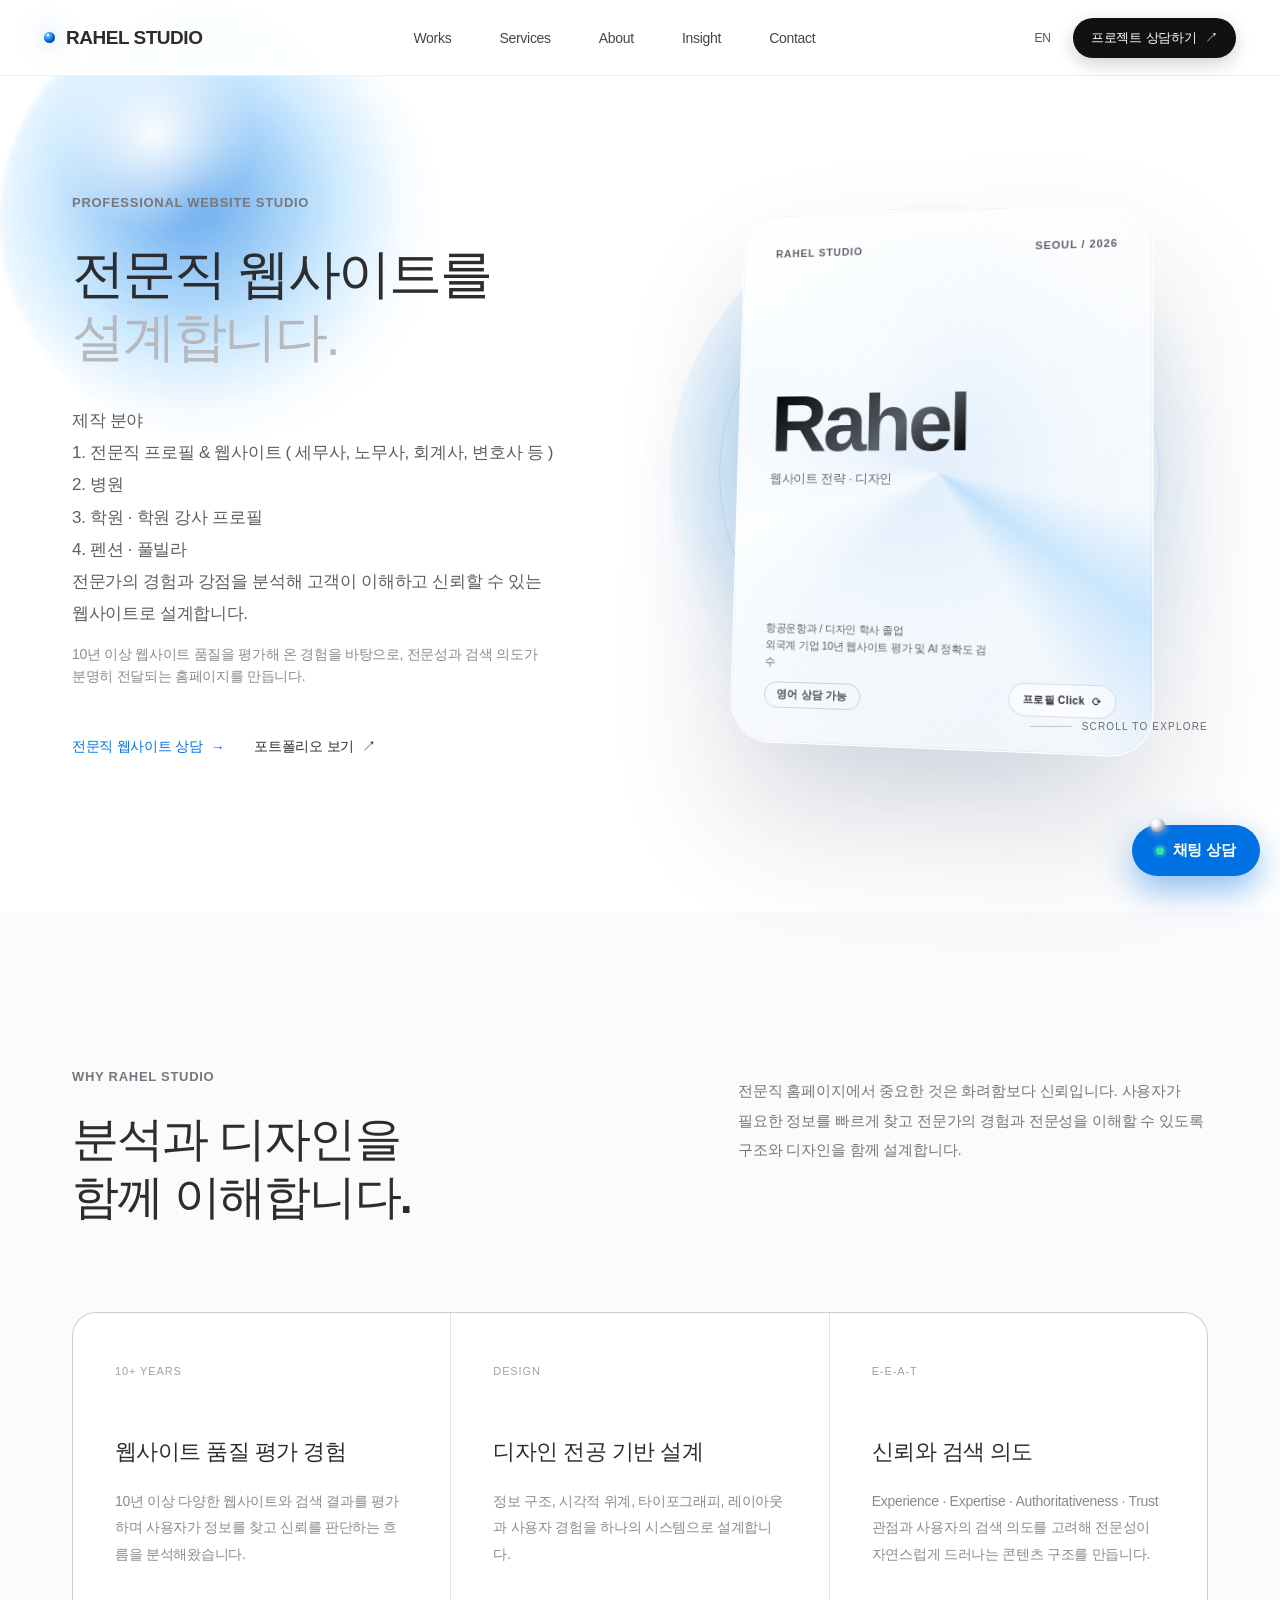
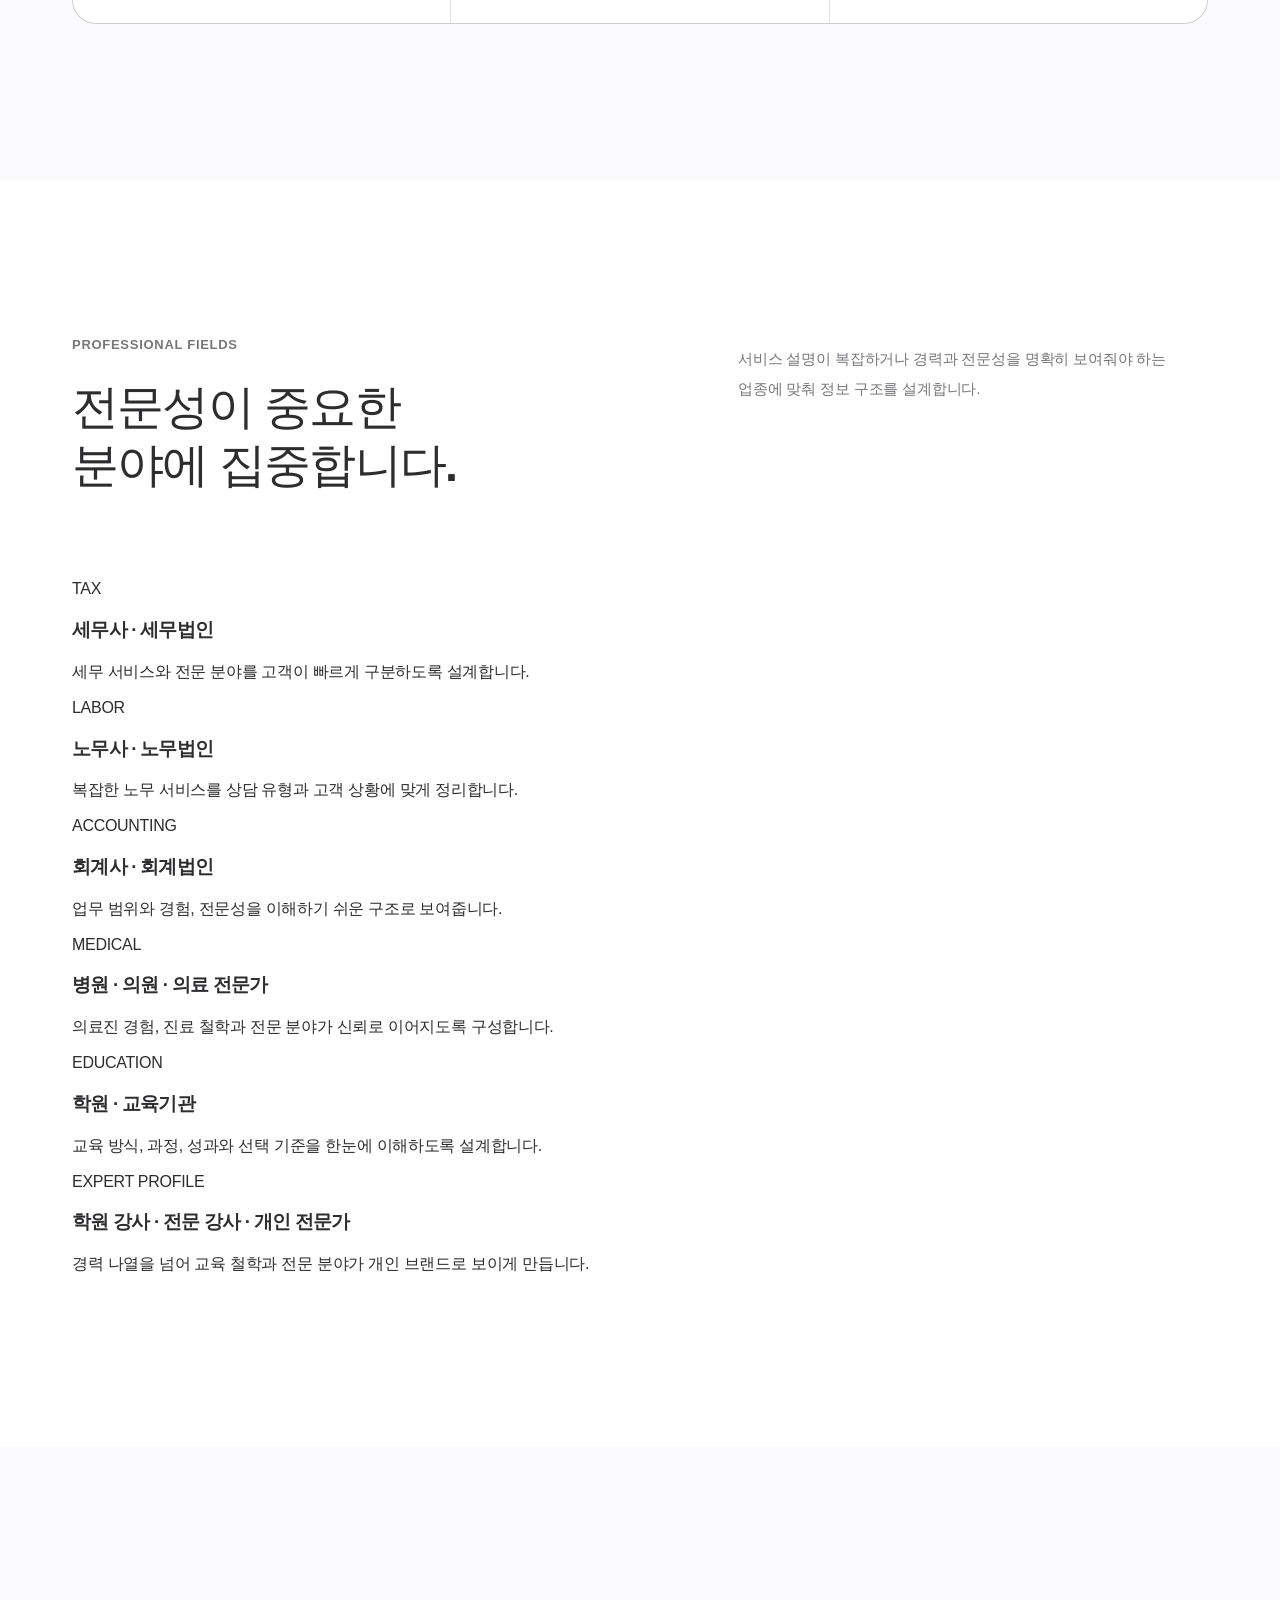
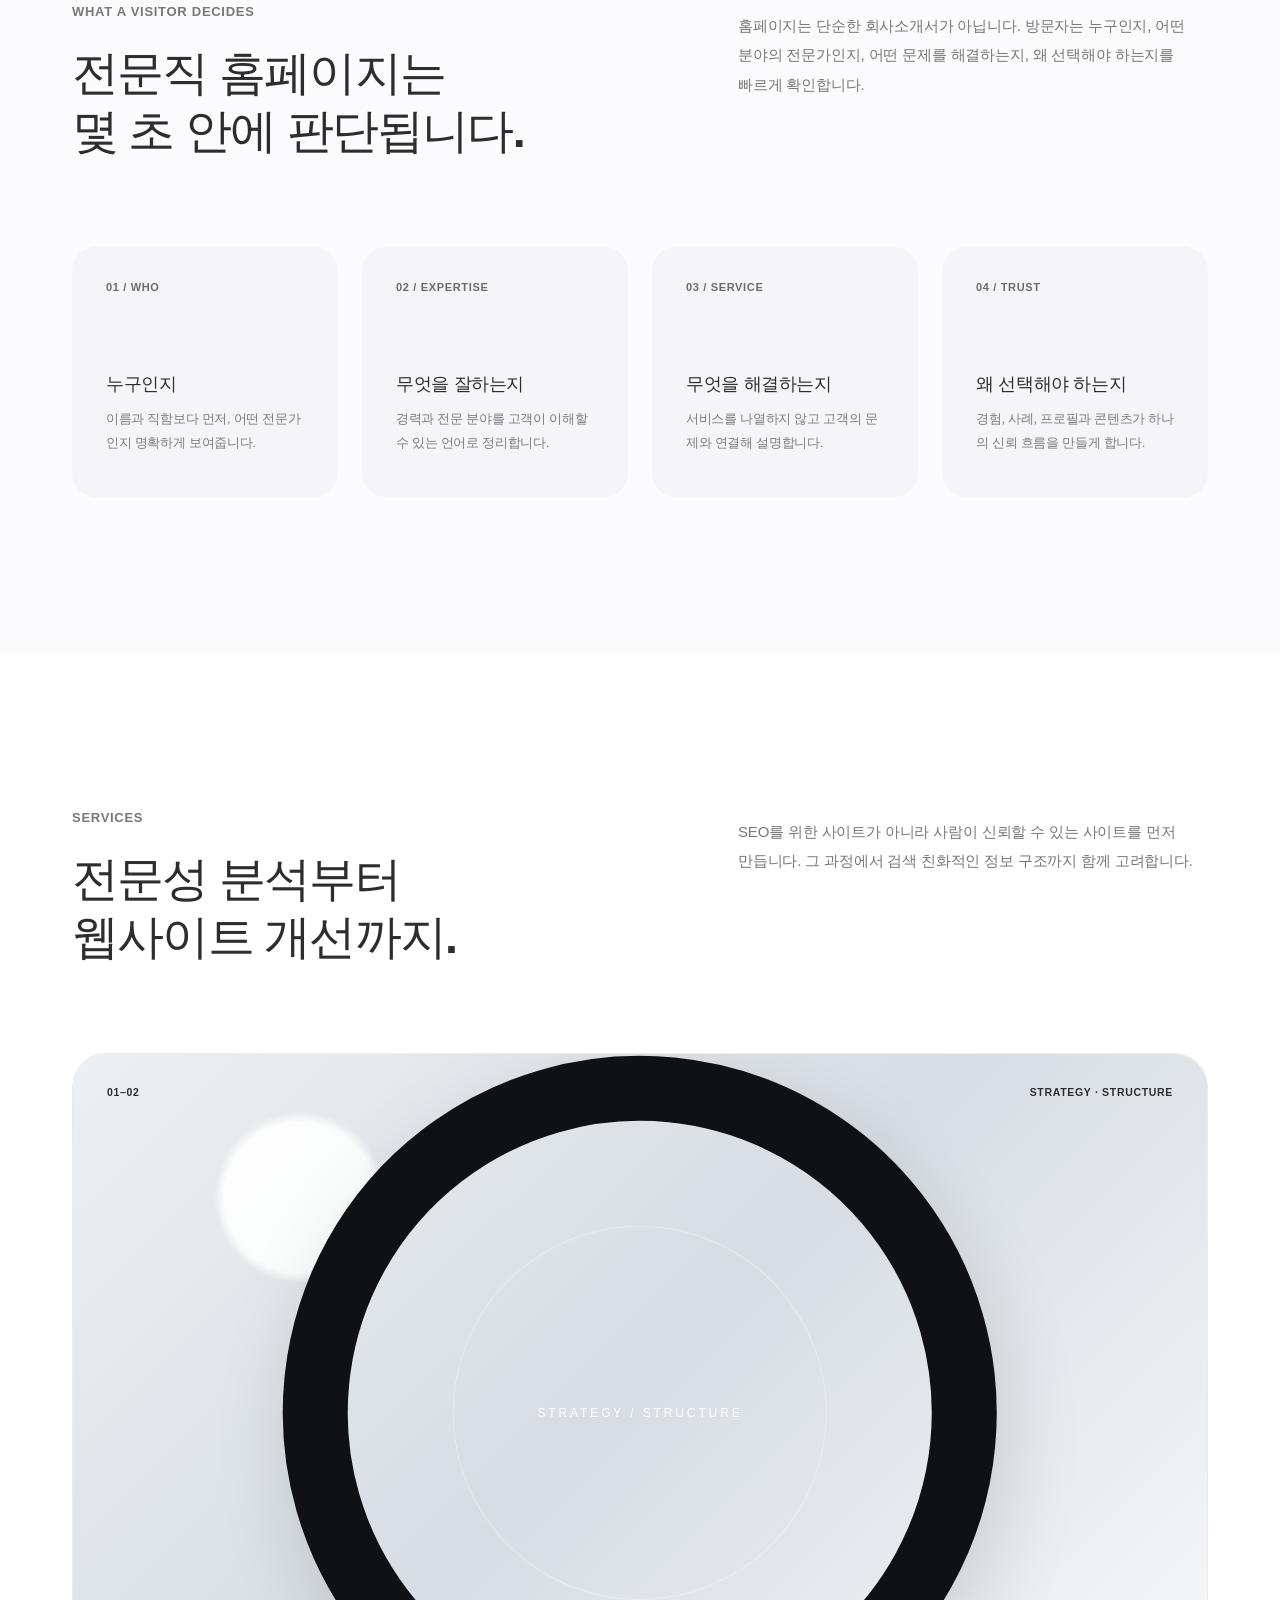
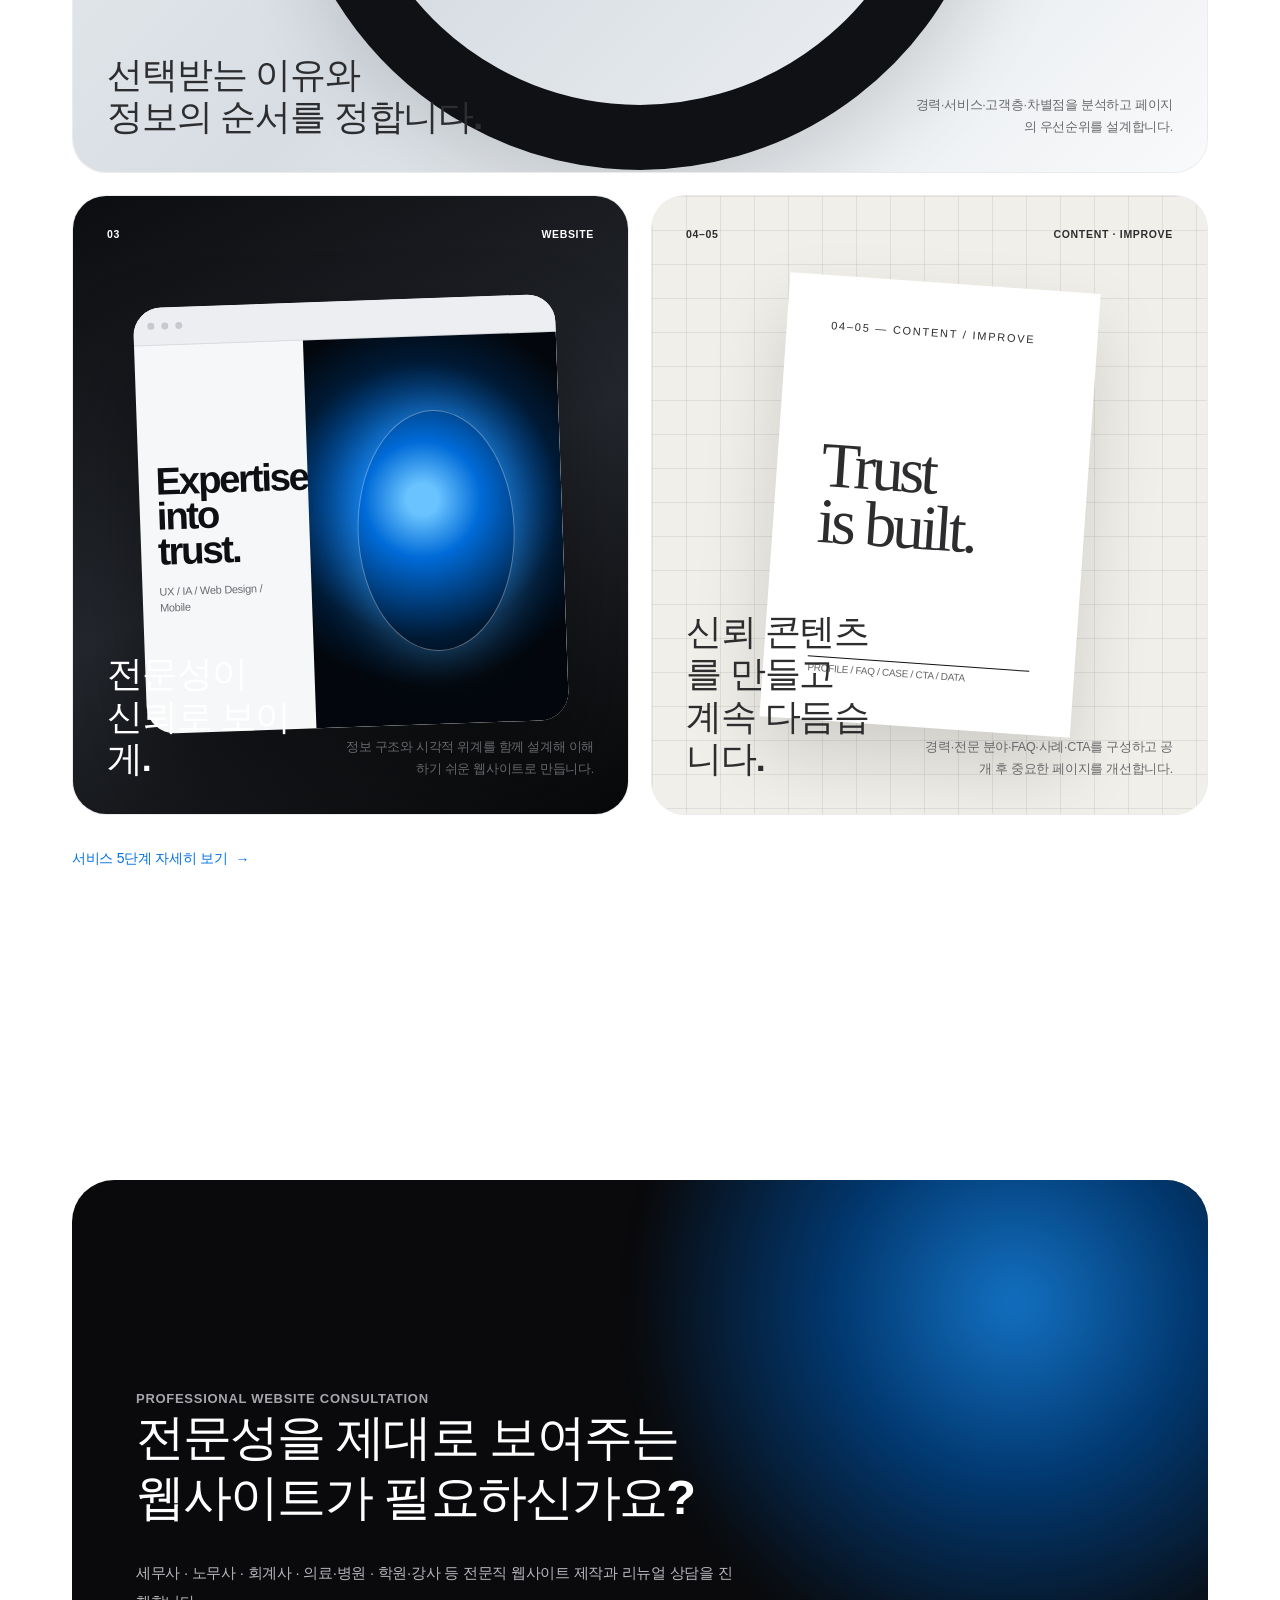
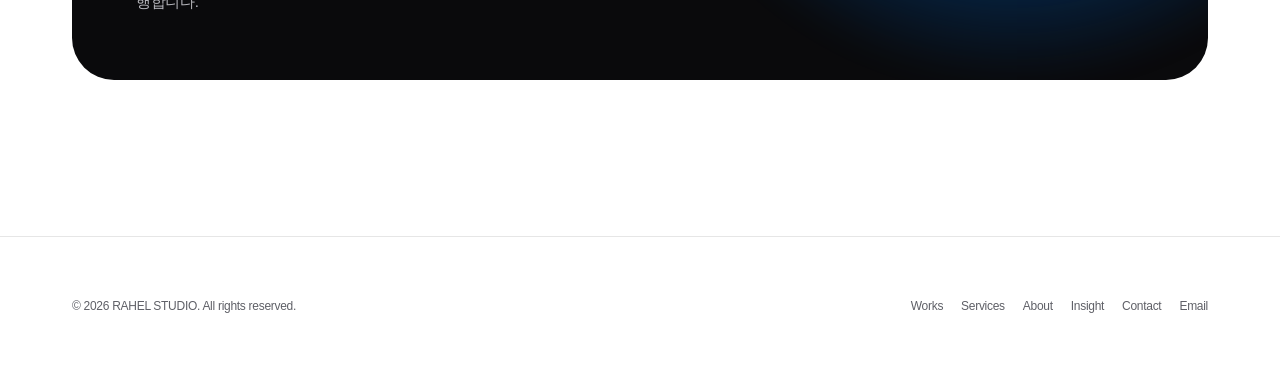
<file: index.html>
<!doctype html>
<html lang="ko">
<head>
<meta charset="utf-8">
<meta name="viewport" content="width=device-width,initial-scale=1,viewport-fit=cover">
<title>전문직 웹사이트 제작 | 세무사·노무사·회계사·병원·학원 | RAHEL STUDIO</title>
<meta name="description" content="세무사·노무사·회계사·병원·학원·강사 등 전문직 웹사이트 제작. 10년+ 웹사이트 품질 평가 경험과 디자인 전공을 바탕으로 전문성을 신뢰로 전달하는 정보 구조와 콘텐츠를 설계합니다.">
<meta name="theme-color" content="#ffffff">
<meta name="robots" content="index,follow">
<link rel="canonical" href="https://eunakim1984-pixel.github.io/RAHEL/">
<meta property="og:type" content="website">
<meta property="og:url" content="https://eunakim1984-pixel.github.io/RAHEL/">
<meta property="og:site_name" content="RAHEL STUDIO">
<meta property="og:title" content="10년 이상 웹사이트의 품질을 평가해온 전문가 | RAHEL STUDIO">
<meta property="og:description" content="10년+ 웹사이트 품질 평가 경험과 디자인 전공을 바탕으로 세무사·노무사·회계사·병원·학원·강사의 전문성을 이해하기 쉬운 웹사이트로 설계합니다.">
<meta property="og:image" content="assets/og-image.png">
<meta property="og:image:width" content="1200">
<meta property="og:image:height" content="630">
<meta property="og:image:alt" content="RAHEL STUDIO — 전문직 웹사이트 제작 스튜디오">
<meta property="og:locale" content="ko_KR">
<meta property="og:locale:alternate" content="en_US">
<meta name="twitter:card" content="summary_large_image">
<meta name="twitter:title" content="10년 이상 웹사이트의 품질을 평가해온 전문가 | RAHEL STUDIO">
<meta name="twitter:description" content="세무사·노무사·회계사·병원·학원·강사를 위한 전문직 웹사이트 제작 스튜디오.">
<meta name="twitter:image" content="assets/og-image.png">
<link rel="icon" href="assets/favicon.svg" type="image/svg+xml">
<link rel="icon" href="assets/favicon-32.png" sizes="32x32" type="image/png">
<link rel="apple-touch-icon" href="assets/apple-touch-icon.png">
<link rel="manifest" href="site.webmanifest">
<link rel="stylesheet" href="assets/rahel.css?v=20260726-1900">
<script src="assets/rahel.js" defer></script>
<script type="application/ld+json">
{
  "@context": "https://schema.org",
  "@graph": [
    {
      "@type": "ProfessionalService",
      "name": "RAHEL STUDIO",
      "description": "Professional website strategy and design for tax accountants, labor consultants, CPAs, medical practices, academies, instructors, and independent experts.",
      "areaServed": "KR",
      "serviceType": ["Professional Website Strategy", "Information Architecture", "Web Design", "Content Structure", "Website Improvement"],
      "knowsLanguage": ["ko", "en"],
      "email": "eunakim1984@gmail.com",
      "address": { "@type": "PostalAddress", "addressLocality": "Seoul", "addressCountry": "KR" }
    },
    { "@type": "WebSite", "name": "RAHEL STUDIO", "inLanguage": ["ko", "en"] }
  ]
}
</script>
</head>
<body>
<a class="rs-skip" href="#main">Skip to content</a>
<div class="rs-shell">
<header class="rs-nav">
  <a class="rs-brand" href="index.html"><span class="rs-brand-dot"></span>RAHEL STUDIO</a>
  <nav class="rs-nav-center" aria-label="Primary">
    <a href="works.html" data-ko="Works" data-en="Works">Works</a>
    <a href="services.html" data-ko="Services" data-en="Services">Services</a>
    <a href="about.html" data-ko="About" data-en="About">About</a>
    <a href="insight.html" data-ko="Insight" data-en="Insight">Insight</a>
    <a href="contact.html" data-ko="Contact" data-en="Contact">Contact</a>
  </nav>
  <div class="rs-nav-actions">
    <button class="rs-lang" type="button" aria-label="Switch to English">EN</button>
    <a class="rs-cta" href="contact.html"><span data-ko="프로젝트 상담하기" data-en="Discuss a project">프로젝트 상담하기</span> ↗</a>
    <button class="rs-burger" type="button" aria-label="Menu" aria-expanded="false" aria-controls="rs-mobile-menu"><span></span><span></span></button>
  </div>
</header>
<nav class="rs-mobile-menu" id="rs-mobile-menu" aria-label="Mobile" aria-hidden="true">
  <a href="works.html" data-ko="Works" data-en="Works">Works</a>
  <a href="services.html" data-ko="Services" data-en="Services">Services</a>
  <a href="about.html" data-ko="About" data-en="About">About</a>
  <a href="insight.html" data-ko="Insight" data-en="Insight">Insight</a>
  <a href="contact.html" data-ko="Contact" data-en="Contact">Contact</a>
  <a class="rs-mobile-cta" href="contact.html" data-ko="전문직 웹사이트 상담" data-en="Website consultation">전문직 웹사이트 상담</a>
</nav>

<main class="rs-main" id="main">
  <section class="rs-container rs-hero">
    <div class="rs-hero-copy">
      <div class="rs-eyebrow" data-ko="PROFESSIONAL WEBSITE STUDIO" data-en="PROFESSIONAL WEBSITE STUDIO">PROFESSIONAL WEBSITE STUDIO</div>
      <h1 class="rs-home-title" data-ko="전문직 웹사이트를<span class='soft'>설계합니다.</span>" data-en="We design websites<span class='soft'>for professionals.</span>"><span>전문직 웹사이트를</span><span class="soft">설계합니다.</span></h1>
      <p class="rs-lead" data-ko="제작 분야<br>1. 전문직 프로필 &amp; 웹사이트 ( 세무사, 노무사, 회계사, 변호사 등 )<br>2. 병원<br>3. 학원 · 학원 강사 프로필<br>4. 펜션 · 풀빌라<br>전문가의 경험과 강점을 분석해 고객이 이해하고 신뢰할 수 있는 웹사이트로 설계합니다.<br><small class='rs-lead-note'>10년 이상 웹사이트 품질을 평가해 온 경험을 바탕으로, 전문성과 검색 의도가 분명히 전달되는 홈페이지를 만듭니다.</small>" data-en="Fields<br>1. Professional profiles &amp; websites (tax accountants, labor consultants, CPAs, lawyers, etc.)<br>2. Clinics &amp; hospitals<br>3. Academies · instructor profiles<br>4. Pensions · pool villas<br>We analyze each expert's experience and strengths to design a website clients can understand and trust.<br><small class='rs-lead-note'>Built on 10+ years of evaluating website quality, I build homepages that clearly convey expertise and search intent.</small>">제작 분야<br>1. 전문직 프로필 &amp; 웹사이트 ( 세무사, 노무사, 회계사, 변호사 등 )<br>2. 병원<br>3. 학원 · 학원 강사 프로필<br>4. 펜션 · 풀빌라<br>전문가의 경험과 강점을 분석해 고객이 이해하고 신뢰할 수 있는 웹사이트로 설계합니다.<br><small class="rs-lead-note">10년 이상 웹사이트 품질을 평가해 온 경험을 바탕으로, 전문성과 검색 의도가 분명히 전달되는 홈페이지를 만듭니다.</small></p>
      <div class="rs-hero-links">
        <a class="rs-link blue" href="contact.html"><span data-ko="전문직 웹사이트 상담" data-en="Website consultation">전문직 웹사이트 상담</span><span class="arrow">→</span></a>
        <a class="rs-link" href="works.html"><span data-ko="포트폴리오 보기" data-en="View portfolio">포트폴리오 보기</span><span class="arrow">↗</span></a>
      </div>
    </div>
    <div class="rs-hero-art">
      <div class="rs-orbit" aria-hidden="true"></div>
      <div class="rs-card-3d" id="rs-profile-card">
        <div class="rs-card-inner">
          <div class="rs-card-face rs-card-front">
            <div class="rs-card-content">
              <div class="rs-card-top"><span>RAHEL STUDIO</span><span>SEOUL / 2026</span></div>
              <div>
                <div class="rs-signature">Rahel</div>
                <div class="rs-role" data-ko="웹사이트 전략 · 디자인" data-en="Website Strategy · Design">웹사이트 전략 · 디자인</div>
              </div>
              <div class="rs-card-bottom">
                <div class="rs-cred-wrap">
                  <span class="rs-cred" data-ko="항공운항과 / 디자인 학사 졸업<br>외국계 기업 10년 웹사이트 평가 및 AI 정확도 검수" data-en="Aviation Operations / B.A. in Design<br>10 yrs website evaluation &amp; AI accuracy QA at global firms">항공운항과 / 디자인 학사 졸업<br>외국계 기업 10년 웹사이트 평가 및 AI 정확도 검수</span>
                  <span class="rs-chip-badge" data-ko="영어 상담 가능" data-en="English consultation available">영어 상담 가능</span>
                </div>
                <button class="rs-flip-btn" type="button" aria-label="프로필 카드 뒤집기"><span data-ko="프로필 Click" data-en="Profile Click">프로필 Click</span> ⟳</button>
              </div>
            </div>
          </div>
          <div class="rs-card-face rs-card-back">
            <div class="rs-card-content">
              <div class="rs-card-top">
                <span>PROFILE</span>
                <button class="rs-flip-btn rs-flip-back" type="button" aria-label="앞면으로 돌아가기"><span data-ko="뒤로" data-en="Back">뒤로</span> ⟲</button>
              </div>
              <div class="rs-back-body">
                <p class="rs-back-lead" data-ko="프로필" data-en="Profile">프로필</p>
                <p class="rs-back-clients" data-ko="H대학교 항공운항과 졸업<br>K대학교 디자인학사 졸업<br>TELUS, Appen, RWS 등 외국계 기업 근무<br>웹사이트 전문 평가사 경력<br>AI 오류 및 정확도 검수 경력<br>웹사이트 품질 평가 경력 10년 이상" data-en="Aviation Operations, H University<br>B.A. in Design, K University<br>Worked at global firms incl. TELUS, Appen, RWS<br>Professional website evaluator<br>AI error &amp; accuracy QA experience<br>10+ years of website quality evaluation">H대학교 항공운항과 졸업<br>K대학교 디자인학사 졸업<br>TELUS, Appen, RWS 등 외국계 기업 근무<br>웹사이트 전문 평가사 경력<br>AI 오류 및 정확도 검수 경력<br>웹사이트 품질 평가 경력 10년 이상</p>
                <p class="rs-back-clients" data-ko="10년 이상 웹사이트 품질을 평가해 온 경험을 바탕으로, 전문성과 검색 의도가 분명히 전달되는 홈페이지를 만듭니다." data-en="Built on 10+ years of evaluating website quality, I build homepages that clearly convey expertise and search intent.">10년 이상 웹사이트 품질을 평가해 온 경험을 바탕으로, 전문성과 검색 의도가 분명히 전달되는 홈페이지를 만듭니다.</p>
              </div>
              <a class="rs-back-cta" href="contact.html"><span data-ko="웹사이트 상담" data-en="Website consultation">웹사이트 상담</span> →</a>
            </div>
          </div>
        </div>
      </div>
      <div class="rs-scrollcue" aria-hidden="true">Scroll to explore</div>
    </div>
  </section>

  <section class="rs-section soft">
    <div class="rs-container">
      <div class="rs-section-head rs-reveal">
        <div>
          <div class="rs-eyebrow">Why Rahel Studio</div>
          <h2 data-ko="분석과 디자인을<br>함께 이해합니다." data-en="Analysis and design,<br>in one perspective.">분석과 디자인을<br>함께 이해합니다.</h2>
        </div>
        <p data-ko="전문직 홈페이지에서 중요한 것은 화려함보다 신뢰입니다. 사용자가 필요한 정보를 빠르게 찾고 전문가의 경험과 전문성을 이해할 수 있도록 구조와 디자인을 함께 설계합니다." data-en="For professional websites, trust matters more than decoration. Structure and design work together so visitors can quickly find what they need and understand the expert behind the service.">전문직 홈페이지에서 중요한 것은 화려함보다 신뢰입니다. 사용자가 필요한 정보를 빠르게 찾고 전문가의 경험과 전문성을 이해할 수 있도록 구조와 디자인을 함께 설계합니다.</p>
      </div>
      <div class="rs-philosophy">
        <article class="rs-reveal"><span class="rs-index">10+ YEARS</span><h3 data-ko="웹사이트 품질 평가 경험" data-en="Website Quality Evaluation">웹사이트 품질 평가 경험</h3><p data-ko="10년 이상 다양한 웹사이트와 검색 결과를 평가하며 사용자가 정보를 찾고 신뢰를 판단하는 흐름을 분석해왔습니다." data-en="Over 10 years evaluating websites and search results, with a focus on how people find information and judge trust.">10년 이상 다양한 웹사이트와 검색 결과를 평가하며 사용자가 정보를 찾고 신뢰를 판단하는 흐름을 분석해왔습니다.</p></article>
        <article class="rs-reveal"><span class="rs-index">DESIGN</span><h3 data-ko="디자인 전공 기반 설계" data-en="Design-led Structure">디자인 전공 기반 설계</h3><p data-ko="정보 구조, 시각적 위계, 타이포그래피, 레이아웃과 사용자 경험을 하나의 시스템으로 설계합니다." data-en="Information architecture, visual hierarchy, typography, layout, and user experience are designed as one system.">정보 구조, 시각적 위계, 타이포그래피, 레이아웃과 사용자 경험을 하나의 시스템으로 설계합니다.</p></article>
        <article class="rs-reveal"><span class="rs-index">E-E-A-T</span><h3 data-ko="신뢰와 검색 의도" data-en="Trust &amp; Search Intent">신뢰와 검색 의도</h3><p data-ko="Experience · Expertise · Authoritativeness · Trust 관점과 사용자의 검색 의도를 고려해 전문성이 자연스럽게 드러나는 콘텐츠 구조를 만듭니다." data-en="Content is structured around Experience, Expertise, Authoritativeness, Trust, and the intent behind the visitor's search.">Experience · Expertise · Authoritativeness · Trust 관점과 사용자의 검색 의도를 고려해 전문성이 자연스럽게 드러나는 콘텐츠 구조를 만듭니다.</p></article>
      </div>
    </div>
  </section>

  <section class="rs-section">
    <div class="rs-container">
      <div class="rs-section-head rs-reveal">
        <div><div class="rs-eyebrow">Professional Fields</div><h2 data-ko="전문성이 중요한<br>분야에 집중합니다." data-en="Built for fields<br>where trust matters.">전문성이 중요한<br>분야에 집중합니다.</h2></div>
        <p data-ko="서비스 설명이 복잡하거나 경력과 전문성을 명확히 보여줘야 하는 업종에 맞춰 정보 구조를 설계합니다." data-en="Designed for fields where services are complex and expertise must be communicated clearly.">서비스 설명이 복잡하거나 경력과 전문성을 명확히 보여줘야 하는 업종에 맞춰 정보 구조를 설계합니다.</p>
      </div>
      <div class="rs-fields-grid">
        <article class="rs-field-card-pro rs-reveal"><span>TAX</span><h3>세무사 · 세무법인</h3><p>세무 서비스와 전문 분야를 고객이 빠르게 구분하도록 설계합니다.</p></article>
        <article class="rs-field-card-pro rs-reveal"><span>LABOR</span><h3>노무사 · 노무법인</h3><p>복잡한 노무 서비스를 상담 유형과 고객 상황에 맞게 정리합니다.</p></article>
        <article class="rs-field-card-pro rs-reveal"><span>ACCOUNTING</span><h3>회계사 · 회계법인</h3><p>업무 범위와 경험, 전문성을 이해하기 쉬운 구조로 보여줍니다.</p></article>
        <article class="rs-field-card-pro rs-reveal"><span>MEDICAL</span><h3>병원 · 의원 · 의료 전문가</h3><p>의료진 경험, 진료 철학과 전문 분야가 신뢰로 이어지도록 구성합니다.</p></article>
        <article class="rs-field-card-pro rs-reveal"><span>EDUCATION</span><h3>학원 · 교육기관</h3><p>교육 방식, 과정, 성과와 선택 기준을 한눈에 이해하도록 설계합니다.</p></article>
        <article class="rs-field-card-pro rs-reveal"><span>EXPERT PROFILE</span><h3>학원 강사 · 전문 강사 · 개인 전문가</h3><p>경력 나열을 넘어 교육 철학과 전문 분야가 개인 브랜드로 보이게 만듭니다.</p></article>
      </div>
    </div>
  </section>

  <section class="rs-section soft">
    <div class="rs-container">
      <div class="rs-section-head rs-reveal">
        <div><div class="rs-eyebrow">What a visitor decides</div><h2 data-ko="전문직 홈페이지는<br>몇 초 안에 판단됩니다." data-en="A professional website<br>is judged in seconds.">전문직 홈페이지는<br>몇 초 안에 판단됩니다.</h2></div>
        <p data-ko="홈페이지는 단순한 회사소개서가 아닙니다. 방문자는 누구인지, 어떤 분야의 전문가인지, 어떤 문제를 해결하는지, 왜 선택해야 하는지를 빠르게 확인합니다." data-en="A website is more than a company profile. Visitors quickly decide who you are, what you specialize in, what problem you solve, and why they should choose you.">홈페이지는 단순한 회사소개서가 아닙니다. 방문자는 누구인지, 어떤 분야의 전문가인지, 어떤 문제를 해결하는지, 왜 선택해야 하는지를 빠르게 확인합니다.</p>
      </div>
      <div class="rs-process">
        <div class="rs-step rs-reveal"><b>01 / WHO</b><h3 data-ko="누구인지" data-en="Who you are">누구인지</h3><p data-ko="이름과 직함보다 먼저, 어떤 전문가인지 명확하게 보여줍니다." data-en="Make the professional identity clear beyond a name and title.">이름과 직함보다 먼저, 어떤 전문가인지 명확하게 보여줍니다.</p></div>
        <div class="rs-step rs-reveal"><b>02 / EXPERTISE</b><h3 data-ko="무엇을 잘하는지" data-en="What you specialize in">무엇을 잘하는지</h3><p data-ko="경력과 전문 분야를 고객이 이해할 수 있는 언어로 정리합니다." data-en="Translate experience and specialties into language clients understand.">경력과 전문 분야를 고객이 이해할 수 있는 언어로 정리합니다.</p></div>
        <div class="rs-step rs-reveal"><b>03 / SERVICE</b><h3 data-ko="무엇을 해결하는지" data-en="What you solve">무엇을 해결하는지</h3><p data-ko="서비스를 나열하지 않고 고객의 문제와 연결해 설명합니다." data-en="Connect services to the problems clients actually have.">서비스를 나열하지 않고 고객의 문제와 연결해 설명합니다.</p></div>
        <div class="rs-step rs-reveal"><b>04 / TRUST</b><h3 data-ko="왜 선택해야 하는지" data-en="Why choose you">왜 선택해야 하는지</h3><p data-ko="경험, 사례, 프로필과 콘텐츠가 하나의 신뢰 흐름을 만들게 합니다." data-en="Experience, cases, profile, and content work together as a trust system.">경험, 사례, 프로필과 콘텐츠가 하나의 신뢰 흐름을 만들게 합니다.</p></div>
      </div>
    </div>
  </section>

  <section class="rs-section" id="services-preview">
    <div class="rs-container">
      <div class="rs-section-head rs-reveal">
        <div><div class="rs-eyebrow">Services</div><h2 data-ko="전문성 분석부터<br>웹사이트 개선까지." data-en="From expertise analysis<br>to website improvement.">전문성 분석부터<br>웹사이트 개선까지.</h2></div>
        <p data-ko="SEO를 위한 사이트가 아니라 사람이 신뢰할 수 있는 사이트를 먼저 만듭니다. 그 과정에서 검색 친화적인 정보 구조까지 함께 고려합니다." data-en="We build for human trust first, not for SEO tricks. Search-friendly structure is considered as part of a clear, useful website.">SEO를 위한 사이트가 아니라 사람이 신뢰할 수 있는 사이트를 먼저 만듭니다. 그 과정에서 검색 친화적인 정보 구조까지 함께 고려합니다.</p>
      </div>
      <div class="rs-project-grid">
        <a class="rs-project wide rs-reveal" href="services.html">
          <div class="rs-visual v1"><div class="rs-v1-ring"></div><div class="rs-v1-label">STRATEGY / STRUCTURE</div></div>
          <div class="rs-project-meta"><span>01–02</span><span>Strategy · Structure</span></div>
          <div class="rs-project-title"><h3 data-ko="선택받는 이유와<br>정보의 순서를 정합니다." data-en="Define why you're chosen<br>and what comes first.">선택받는 이유와<br>정보의 순서를 정합니다.</h3><p data-ko="경력·서비스·고객층·차별점을 분석하고 페이지의 우선순위를 설계합니다." data-en="Analyze experience, services, audience, and differentiators, then set the page hierarchy.">경력·서비스·고객층·차별점을 분석하고 페이지의 우선순위를 설계합니다.</p></div>
        </a>
        <a class="rs-project rs-reveal" href="services.html">
          <div class="rs-visual v2"><div class="rs-v2-window"><div class="rs-v2-bar"><i class="rs-v2-dot"></i><i class="rs-v2-dot"></i><i class="rs-v2-dot"></i></div><div class="rs-v2-screen"><div class="rs-v2-copy"><b>Expertise<br>into trust.</b><small>UX / IA / Web Design / Mobile</small></div><div class="rs-v2-art"></div></div></div></div>
          <div class="rs-project-meta" style="color:white"><span>03</span><span>Website</span></div>
          <div class="rs-project-title" style="color:white"><h3 data-ko="전문성이<br>신뢰로 보이게." data-en="Make expertise<br>look trustworthy.">전문성이<br>신뢰로 보이게.</h3><p style="color:#c5c5ca" data-ko="정보 구조와 시각적 위계를 함께 설계해 이해하기 쉬운 웹사이트로 만듭니다." data-en="Information architecture and visual hierarchy work together for clarity.">정보 구조와 시각적 위계를 함께 설계해 이해하기 쉬운 웹사이트로 만듭니다.</p></div>
        </a>
        <a class="rs-project rs-reveal" href="services.html">
          <div class="rs-visual v3"><div class="rs-grid-lines"></div><div class="rs-editorial"><span class="num">04–05 — CONTENT / IMPROVE</span><p>Trust<br>is built.</p><div><div class="rule"></div><small>PROFILE / FAQ / CASE / CTA / DATA</small></div></div></div>
          <div class="rs-project-meta"><span>04–05</span><span>Content · Improve</span></div>
          <div class="rs-project-title"><h3 data-ko="신뢰 콘텐츠를 만들고<br>계속 다듬습니다." data-en="Build trust content<br>and keep improving.">신뢰 콘텐츠를 만들고<br>계속 다듬습니다.</h3><p data-ko="경력·전문 분야·FAQ·사례·CTA를 구성하고 공개 후 중요한 페이지를 개선합니다." data-en="Structure profile, specialties, FAQ, cases, and CTAs, then improve key pages after launch.">경력·전문 분야·FAQ·사례·CTA를 구성하고 공개 후 중요한 페이지를 개선합니다.</p></div>
        </a>
      </div>
      <div style="margin-top:34px"><a class="rs-link blue" href="services.html"><span data-ko="서비스 5단계 자세히 보기" data-en="See the 5-step service">서비스 5단계 자세히 보기</span><span class="arrow">→</span></a></div>
    </div>
  </section>

  <section class="rs-section">
    <div class="rs-container">
      <a class="rs-banner rs-reveal" href="contact.html">
        <div class="rs-banner-copy">
          <div class="rs-eyebrow" style="color:#a6a6ac">Professional Website Consultation</div>
          <h2 data-ko="전문성을 제대로 보여주는<br>웹사이트가 필요하신가요?" data-en="Does your website<br>show your expertise clearly?">전문성을 제대로 보여주는<br>웹사이트가 필요하신가요?</h2>
          <p data-ko="세무사 · 노무사 · 회계사 · 의료·병원 · 학원·강사 등 전문직 웹사이트 제작과 리뉴얼 상담을 진행합니다." data-en="Website creation and redesign for tax, labor, accounting, medical, education, instructors, and independent experts.">세무사 · 노무사 · 회계사 · 의료·병원 · 학원·강사 등 전문직 웹사이트 제작과 리뉴얼 상담을 진행합니다.</p>
        </div>
      </a>
    </div>
  </section>
</main>

<footer class="rs-footer">
  <div class="rs-container rs-footer-row">
    <div>© 2026 RAHEL STUDIO. All rights reserved.</div>
    <div class="rs-footer-links">
      <a href="works.html">Works</a><a href="services.html">Services</a><a href="about.html">About</a><a href="insight.html">Insight</a><a href="contact.html">Contact</a><a href="mailto:eunakim1984@gmail.com">Email</a>
    </div>
  </div>
</footer>
</div>
</body>
</html>
</file>
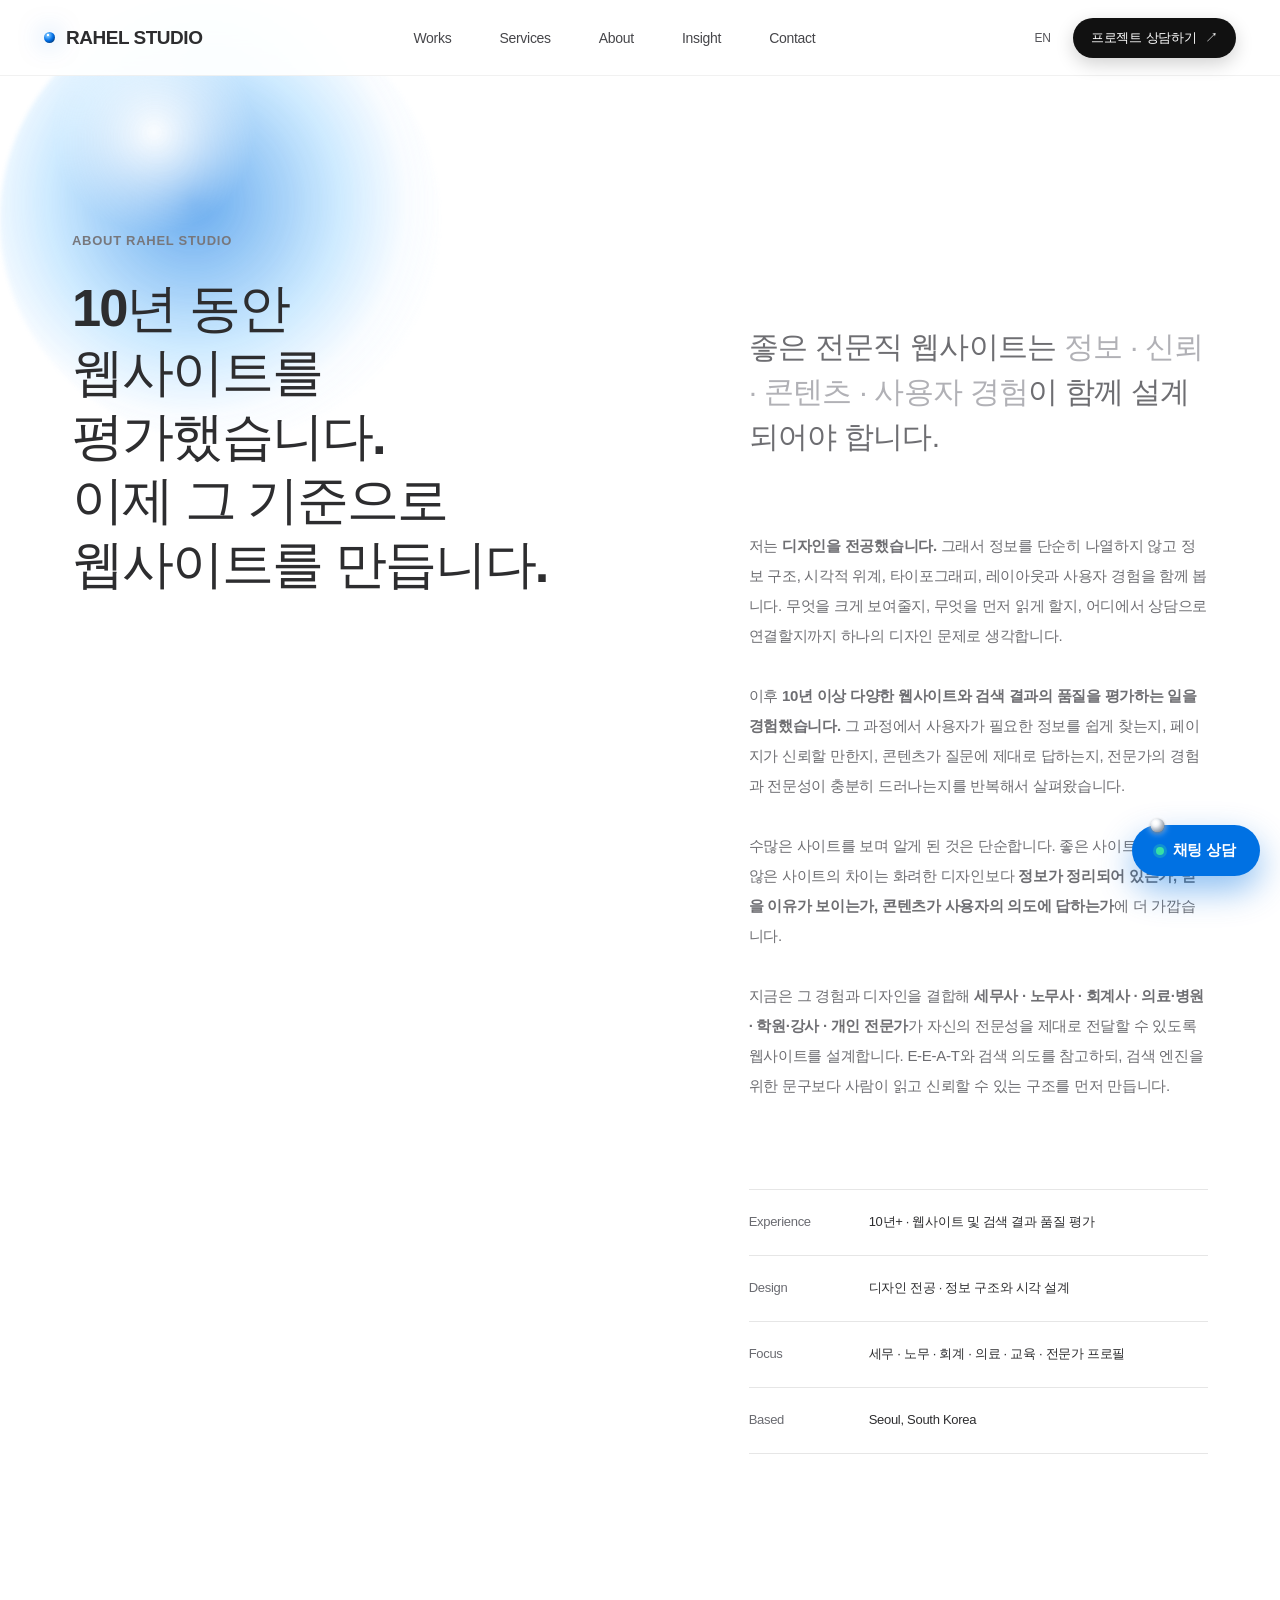
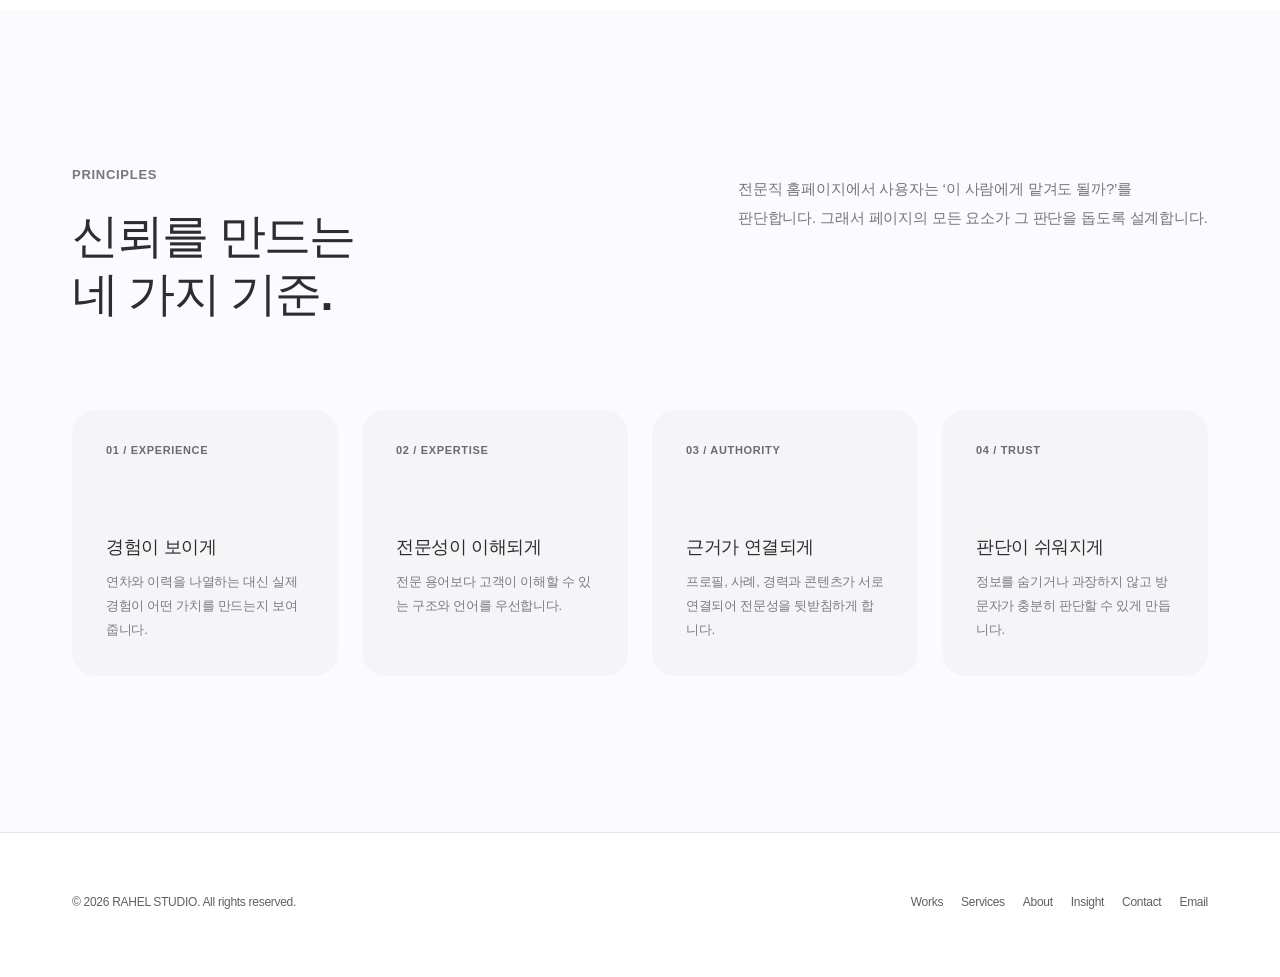
<file: about.html>
<!doctype html>
<html lang="ko">
<head>
<meta charset="utf-8"><meta name="viewport" content="width=device-width,initial-scale=1,viewport-fit=cover">
<title>About | 10년+ 웹사이트 품질 평가 경험과 디자인 | RAHEL STUDIO</title>
<meta name="description" content="디자인을 전공하고 10년 이상 웹사이트와 검색 결과의 품질을 평가해온 경험을 바탕으로, 전문직의 경력과 전문성을 신뢰할 수 있는 웹사이트 구조로 설계합니다.">
<meta name="theme-color" content="#ffffff"><meta name="robots" content="index,follow">
<link rel="canonical" href="https://eunakim1984-pixel.github.io/RAHEL/about.html">
<meta property="og:type" content="website">
<meta property="og:url" content="https://eunakim1984-pixel.github.io/RAHEL/about.html"><meta property="og:site_name" content="RAHEL STUDIO"><meta property="og:title" content="10년 동안 웹사이트를 평가했습니다. 이제 그 기준으로 만듭니다. | RAHEL STUDIO"><meta property="og:description" content="웹사이트 품질 평가 경험과 디자인 전공을 결합해 전문직 웹사이트를 설계합니다."><meta property="og:image" content="assets/og-image.png"><meta property="og:image:width" content="1200"><meta property="og:image:height" content="630"><meta property="og:image:alt" content="RAHEL STUDIO — 10년+ 웹사이트 품질 평가 경험과 디자인"><meta property="og:locale" content="ko_KR"><meta property="og:locale:alternate" content="en_US">
<meta name="twitter:card" content="summary_large_image"><meta name="twitter:title" content="About | RAHEL STUDIO"><meta name="twitter:description" content="10+ years of website quality evaluation, combined with a design background."><meta name="twitter:image" content="assets/og-image.png">
<link rel="icon" href="assets/favicon.svg" type="image/svg+xml"><link rel="icon" href="assets/favicon-32.png" sizes="32x32" type="image/png"><link rel="apple-touch-icon" href="assets/apple-touch-icon.png"><link rel="manifest" href="site.webmanifest"><link rel="stylesheet" href="assets/rahel.css"><script src="assets/rahel.js" defer></script>
<script type="application/ld+json">{"@context":"https://schema.org","@type":"ProfessionalService","name":"RAHEL STUDIO","description":"Professional website studio combining 10+ years of website quality evaluation experience with a design background.","areaServed":"KR","serviceType":["Professional Website Strategy","Information Architecture","Web Design","Content Structure"],"knowsLanguage":["ko","en"],"email":"eunakim1984@gmail.com","address":{"@type":"PostalAddress","addressLocality":"Seoul","addressCountry":"KR"}}</script>
</head>
<body>
<a class="rs-skip" href="#main">Skip to content</a><div class="rs-shell">
<header class="rs-nav"><a class="rs-brand" href="index.html"><span class="rs-brand-dot"></span>RAHEL STUDIO</a><nav class="rs-nav-center" aria-label="Primary"><a href="works.html">Works</a><a href="services.html">Services</a><a href="about.html">About</a><a href="insight.html">Insight</a><a href="contact.html">Contact</a></nav><div class="rs-nav-actions"><button class="rs-lang" type="button" aria-label="Switch to English">EN</button><a class="rs-cta" href="contact.html"><span data-ko="프로젝트 상담하기" data-en="Discuss a project">프로젝트 상담하기</span> ↗</a><button class="rs-burger" type="button" aria-label="Menu" aria-expanded="false" aria-controls="rs-mobile-menu"><span></span><span></span></button></div></header>
<nav class="rs-mobile-menu" id="rs-mobile-menu" aria-label="Mobile" aria-hidden="true"><a href="works.html">Works</a><a href="services.html">Services</a><a href="about.html">About</a><a href="insight.html">Insight</a><a href="contact.html">Contact</a><a class="rs-mobile-cta" href="contact.html" data-ko="전문직 웹사이트 상담" data-en="Website consultation">전문직 웹사이트 상담</a></nav>
<main class="rs-main" id="main">
<section class="rs-section" style="padding-top:130px"><div class="rs-container rs-about-grid"><div class="rs-about-sticky"><div class="rs-eyebrow">About Rahel Studio</div><h1 class="rs-about-title" data-ko="10년 동안<br>웹사이트를<br>평가했습니다.<br><span class='muted'>이제 그 기준으로<br>웹사이트를 만듭니다.</span>" data-en="For 10 years<br>I evaluated<br>websites.<br><span class='muted'>Now I build them<br>to that standard.</span>">10년 동안<br>웹사이트를<br>평가했습니다.<br><span class="muted">이제 그 기준으로<br>웹사이트를 만듭니다.</span></h1></div>
<div class="rs-about-copy">
<p class="statement" data-ko="좋은 전문직 웹사이트는 <span class='muted'>정보 · 신뢰 · 콘텐츠 · 사용자 경험</span>이 함께 설계되어야 합니다." data-en="A strong professional website brings together <span class='muted'>information, trust, content, and user experience.</span>">좋은 전문직 웹사이트는 <span class="muted">정보 · 신뢰 · 콘텐츠 · 사용자 경험</span>이 함께 설계되어야 합니다.</p>
<p data-ko="저는 <b>디자인을 전공했습니다.</b> 그래서 정보를 단순히 나열하지 않고 정보 구조, 시각적 위계, 타이포그래피, 레이아웃과 사용자 경험을 함께 봅니다. 무엇을 크게 보여줄지, 무엇을 먼저 읽게 할지, 어디에서 상담으로 연결할지까지 하나의 디자인 문제로 생각합니다." data-en="I studied <b>design</b>, so I look beyond visual styling to information architecture, hierarchy, typography, layout, and user experience—what should stand out, what should be read first, and how a visitor reaches a consultation.">저는 <b>디자인을 전공했습니다.</b> 그래서 정보를 단순히 나열하지 않고 정보 구조, 시각적 위계, 타이포그래피, 레이아웃과 사용자 경험을 함께 봅니다. 무엇을 크게 보여줄지, 무엇을 먼저 읽게 할지, 어디에서 상담으로 연결할지까지 하나의 디자인 문제로 생각합니다.</p>
<p data-ko="이후 <b>10년 이상 다양한 웹사이트와 검색 결과의 품질을 평가하는 일을 경험했습니다.</b> 그 과정에서 사용자가 필요한 정보를 쉽게 찾는지, 페이지가 신뢰할 만한지, 콘텐츠가 질문에 제대로 답하는지, 전문가의 경험과 전문성이 충분히 드러나는지를 반복해서 살펴왔습니다." data-en="For more than <b>10 years, I worked on evaluating the quality of websites and search results.</b> I repeatedly examined whether users could find information easily, whether a page felt trustworthy, whether content answered the real question, and whether expertise was communicated clearly.">이후 <b>10년 이상 다양한 웹사이트와 검색 결과의 품질을 평가하는 일을 경험했습니다.</b> 그 과정에서 사용자가 필요한 정보를 쉽게 찾는지, 페이지가 신뢰할 만한지, 콘텐츠가 질문에 제대로 답하는지, 전문가의 경험과 전문성이 충분히 드러나는지를 반복해서 살펴왔습니다.</p>
<p data-ko="수많은 사이트를 보며 알게 된 것은 단순합니다. 좋은 사이트와 그렇지 않은 사이트의 차이는 화려한 디자인보다 <b>정보가 정리되어 있는가, 믿을 이유가 보이는가, 콘텐츠가 사용자의 의도에 답하는가</b>에 더 가깝습니다." data-en="After seeing countless sites, one thing became clear: the difference is less about decoration and more about whether information is organized, trust has evidence, and content answers the visitor's intent.">수많은 사이트를 보며 알게 된 것은 단순합니다. 좋은 사이트와 그렇지 않은 사이트의 차이는 화려한 디자인보다 <b>정보가 정리되어 있는가, 믿을 이유가 보이는가, 콘텐츠가 사용자의 의도에 답하는가</b>에 더 가깝습니다.</p>
<p data-ko="지금은 그 경험과 디자인을 결합해 <b>세무사 · 노무사 · 회계사 · 의료·병원 · 학원·강사 · 개인 전문가</b>가 자신의 전문성을 제대로 전달할 수 있도록 웹사이트를 설계합니다. E-E-A-T와 검색 의도를 참고하되, 검색 엔진을 위한 문구보다 사람이 읽고 신뢰할 수 있는 구조를 먼저 만듭니다." data-en="Today I combine that experience with design to build websites for tax, labor, accounting, medical, education, instructors, and independent experts. E-E-A-T and search intent inform the structure, but human clarity and trust come first.">지금은 그 경험과 디자인을 결합해 <b>세무사 · 노무사 · 회계사 · 의료·병원 · 학원·강사 · 개인 전문가</b>가 자신의 전문성을 제대로 전달할 수 있도록 웹사이트를 설계합니다. E-E-A-T와 검색 의도를 참고하되, 검색 엔진을 위한 문구보다 사람이 읽고 신뢰할 수 있는 구조를 먼저 만듭니다.</p>
<div class="rs-facts"><div class="rs-fact"><span>Experience</span><span data-ko="10년+ · 웹사이트 및 검색 결과 품질 평가" data-en="10+ yrs · Website & search-result quality evaluation">10년+ · 웹사이트 및 검색 결과 품질 평가</span></div><div class="rs-fact"><span>Design</span><span data-ko="디자인 전공 · 정보 구조와 시각 설계" data-en="Design background · Information & visual design">디자인 전공 · 정보 구조와 시각 설계</span></div><div class="rs-fact"><span>Focus</span><span data-ko="세무 · 노무 · 회계 · 의료 · 교육 · 전문가 프로필" data-en="Tax · Labor · Accounting · Medical · Education · Expert profiles">세무 · 노무 · 회계 · 의료 · 교육 · 전문가 프로필</span></div><div class="rs-fact"><span>Based</span><span>Seoul, South Korea</span></div></div>
</div></div></section>

<section class="rs-section soft"><div class="rs-container"><div class="rs-section-head rs-reveal"><div><div class="rs-eyebrow">Principles</div><h2 data-ko="신뢰를 만드는<br>네 가지 기준." data-en="Four principles<br>for trust.">신뢰를 만드는<br>네 가지 기준.</h2></div><p data-ko="전문직 홈페이지에서 사용자는 ‘이 사람에게 맡겨도 될까?’를 판단합니다. 그래서 페이지의 모든 요소가 그 판단을 돕도록 설계합니다." data-en="Visitors to a professional website are deciding whether this person is worth trusting. Every part of the page should help answer that question.">전문직 홈페이지에서 사용자는 ‘이 사람에게 맡겨도 될까?’를 판단합니다. 그래서 페이지의 모든 요소가 그 판단을 돕도록 설계합니다.</p></div><div class="rs-process"><div class="rs-step rs-reveal"><b>01 / EXPERIENCE</b><h3 data-ko="경험이 보이게" data-en="Show experience">경험이 보이게</h3><p data-ko="연차와 이력을 나열하는 대신 실제 경험이 어떤 가치를 만드는지 보여줍니다." data-en="Show what experience means, not just how many years it spans.">연차와 이력을 나열하는 대신 실제 경험이 어떤 가치를 만드는지 보여줍니다.</p></div><div class="rs-step rs-reveal"><b>02 / EXPERTISE</b><h3 data-ko="전문성이 이해되게" data-en="Make expertise clear">전문성이 이해되게</h3><p data-ko="전문 용어보다 고객이 이해할 수 있는 구조와 언어를 우선합니다." data-en="Use structure and language clients can understand.">전문 용어보다 고객이 이해할 수 있는 구조와 언어를 우선합니다.</p></div><div class="rs-step rs-reveal"><b>03 / AUTHORITY</b><h3 data-ko="근거가 연결되게" data-en="Connect the evidence">근거가 연결되게</h3><p data-ko="프로필, 사례, 경력과 콘텐츠가 서로 연결되어 전문성을 뒷받침하게 합니다." data-en="Profile, cases, experience, and content reinforce one another.">프로필, 사례, 경력과 콘텐츠가 서로 연결되어 전문성을 뒷받침하게 합니다.</p></div><div class="rs-step rs-reveal"><b>04 / TRUST</b><h3 data-ko="판단이 쉬워지게" data-en="Make trust easier">판단이 쉬워지게</h3><p data-ko="정보를 숨기거나 과장하지 않고 방문자가 충분히 판단할 수 있게 만듭니다." data-en="Avoid hype and give visitors enough clear information to decide.">정보를 숨기거나 과장하지 않고 방문자가 충분히 판단할 수 있게 만듭니다.</p></div></div></div></section>
</main>
<footer class="rs-footer"><div class="rs-container rs-footer-row"><div>© 2026 RAHEL STUDIO. All rights reserved.</div><div class="rs-footer-links"><a href="works.html">Works</a><a href="services.html">Services</a><a href="about.html">About</a><a href="insight.html">Insight</a><a href="contact.html">Contact</a><a href="mailto:eunakim1984@gmail.com">Email</a></div></div></footer>
</div></body></html>
</file>
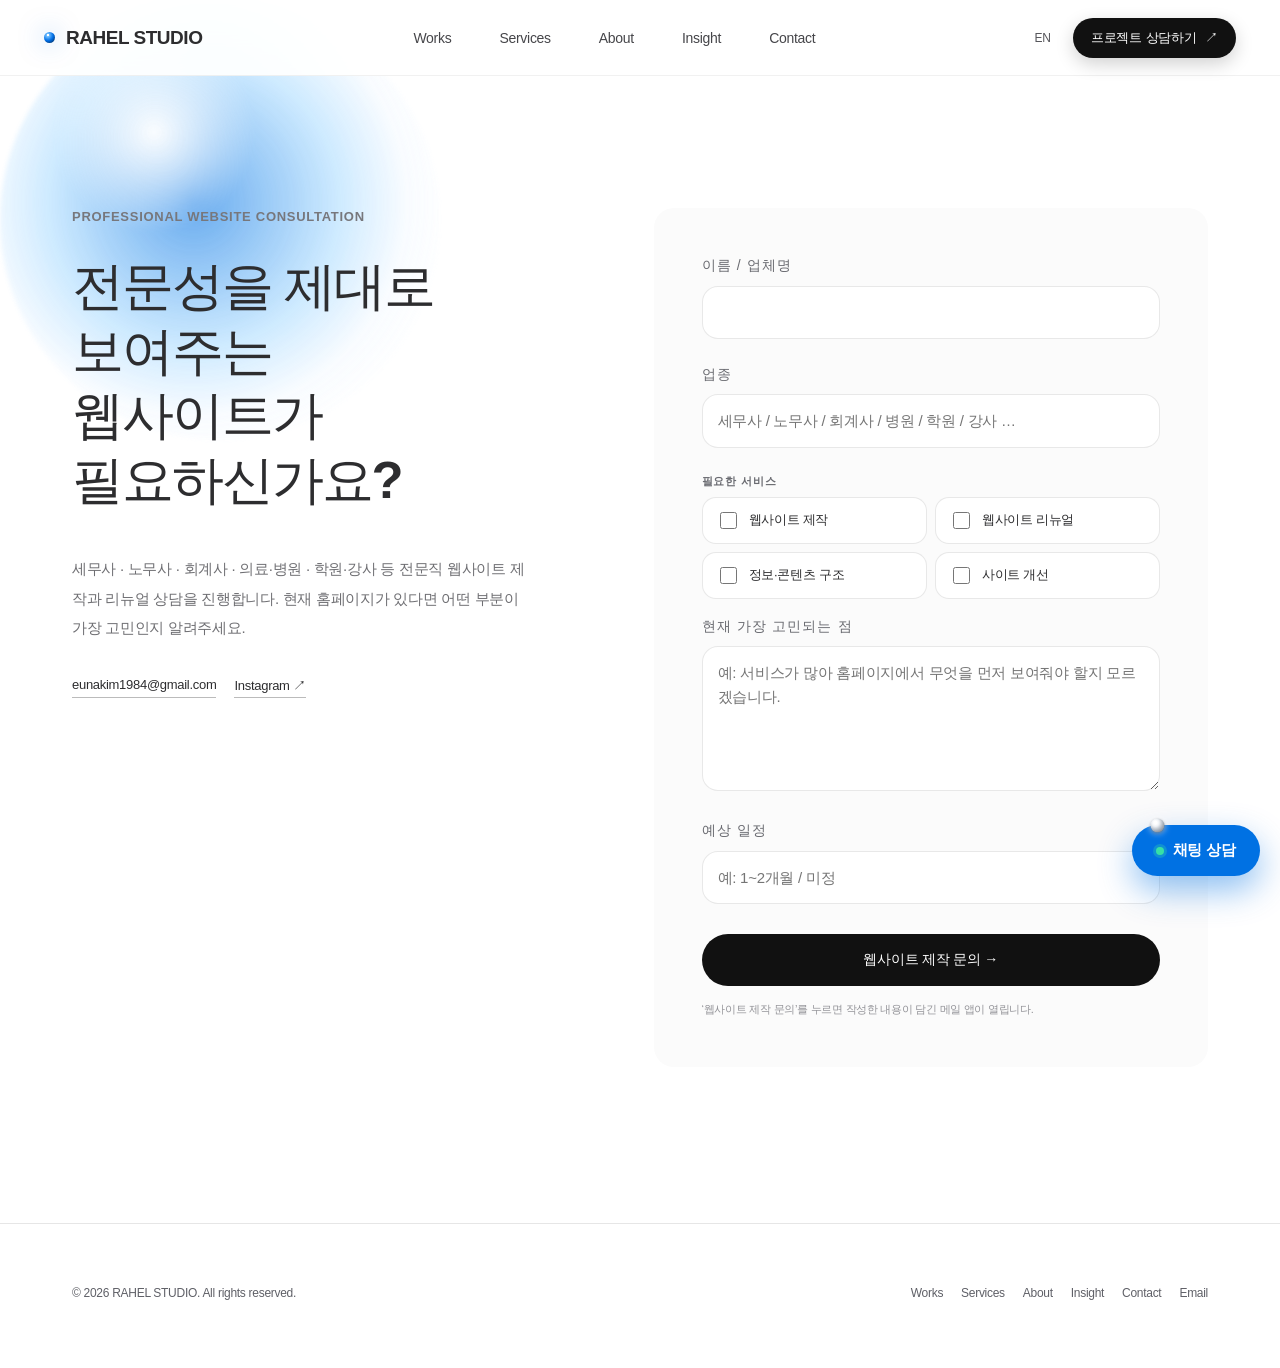
<file: contact.html>
<!doctype html>
<html lang="ko">
<head>
<meta charset="utf-8"><meta name="viewport" content="width=device-width,initial-scale=1,viewport-fit=cover">
<title>전문직 웹사이트 제작 문의 | RAHEL STUDIO</title>
<meta name="description" content="세무사·노무사·회계사·의료·병원·학원·강사 등 전문직 웹사이트 신규 제작과 리뉴얼 상담. 현재 홈페이지의 고민과 필요한 방향을 알려주세요.">
<meta name="theme-color" content="#ffffff"><meta name="robots" content="index,follow">
<link rel="canonical" href="https://eunakim1984-pixel.github.io/RAHEL/contact.html">
<meta property="og:type" content="website">
<meta property="og:url" content="https://eunakim1984-pixel.github.io/RAHEL/contact.html"><meta property="og:site_name" content="RAHEL STUDIO"><meta property="og:title" content="전문직 웹사이트 제작 문의 | RAHEL STUDIO"><meta property="og:description" content="전문성을 제대로 보여주는 웹사이트가 필요하신가요? 전문직 웹사이트 제작과 리뉴얼 상담을 진행합니다."><meta property="og:image" content="assets/og-image.png"><meta property="og:image:width" content="1200"><meta property="og:image:height" content="630"><meta property="og:image:alt" content="RAHEL STUDIO — 전문직 웹사이트 제작 문의"><meta property="og:locale" content="ko_KR"><meta property="og:locale:alternate" content="en_US">
<meta name="twitter:card" content="summary_large_image"><meta name="twitter:title" content="Contact | RAHEL STUDIO"><meta name="twitter:description" content="Professional website creation and redesign consultation."><meta name="twitter:image" content="assets/og-image.png">
<link rel="icon" href="assets/favicon.svg" type="image/svg+xml"><link rel="icon" href="assets/favicon-32.png" sizes="32x32" type="image/png"><link rel="apple-touch-icon" href="assets/apple-touch-icon.png"><link rel="manifest" href="site.webmanifest"><link rel="stylesheet" href="assets/rahel.css"><script src="assets/rahel.js" defer></script>
<script type="application/ld+json">{"@context":"https://schema.org","@type":"ProfessionalService","name":"RAHEL STUDIO","description":"Professional website creation and redesign consultation for tax, labor, accounting, medical, education, instructors, and independent experts.","areaServed":"KR","serviceType":["Professional Website Strategy","Web Design","Website Redesign","Content Structure"],"knowsLanguage":["ko","en"],"email":"eunakim1984@gmail.com","address":{"@type":"PostalAddress","addressLocality":"Seoul","addressCountry":"KR"}}</script>
</head>
<body>
<a class="rs-skip" href="#main">Skip to content</a><div class="rs-shell">
<header class="rs-nav"><a class="rs-brand" href="index.html"><span class="rs-brand-dot"></span>RAHEL STUDIO</a><nav class="rs-nav-center" aria-label="Primary"><a href="works.html">Works</a><a href="services.html">Services</a><a href="about.html">About</a><a href="insight.html">Insight</a><a href="contact.html">Contact</a></nav><div class="rs-nav-actions"><button class="rs-lang" type="button" aria-label="Switch to English">EN</button><a class="rs-cta" href="contact.html"><span data-ko="프로젝트 상담하기" data-en="Discuss a project">프로젝트 상담하기</span> ↗</a><button class="rs-burger" type="button" aria-label="Menu" aria-expanded="false" aria-controls="rs-mobile-menu"><span></span><span></span></button></div></header>
<nav class="rs-mobile-menu" id="rs-mobile-menu" aria-label="Mobile" aria-hidden="true"><a href="works.html">Works</a><a href="services.html">Services</a><a href="about.html">About</a><a href="insight.html">Insight</a><a href="contact.html">Contact</a><a class="rs-mobile-cta" href="contact.html" data-ko="전문직 웹사이트 상담" data-en="Website consultation">전문직 웹사이트 상담</a></nav>
<main class="rs-main" id="main">
<section class="rs-container rs-contact"><div class="rs-contact-copy"><div class="rs-eyebrow">Professional Website Consultation</div><h1 class="rs-contact-title" data-ko="전문성을 제대로 보여주는<br>웹사이트가 필요하신가요?" data-en="Does your website<br>show your expertise clearly?">전문성을 제대로 보여주는<br>웹사이트가 필요하신가요?</h1><p data-ko="세무사 · 노무사 · 회계사 · 의료·병원 · 학원·강사 등 전문직 웹사이트 제작과 리뉴얼 상담을 진행합니다. 현재 홈페이지가 있다면 어떤 부분이 가장 고민인지 알려주세요." data-en="Website creation and redesign for tax, labor, accounting, medical, education, instructors, and independent experts. If you already have a site, tell us what concerns you most.">세무사 · 노무사 · 회계사 · 의료·병원 · 학원·강사 등 전문직 웹사이트 제작과 리뉴얼 상담을 진행합니다. 현재 홈페이지가 있다면 어떤 부분이 가장 고민인지 알려주세요.</p><div class="rs-contact-mini"><a href="mailto:eunakim1984@gmail.com">eunakim1984@gmail.com</a><a href="#">Instagram ↗</a></div></div>
<div class="rs-contact-card rs-reveal"><form id="rs-contact-form" data-email="eunakim1984@gmail.com" data-endpoint=""><div class="rs-field"><label for="name" data-ko="이름 / 업체명" data-en="Name / Company">이름 / 업체명</label><input id="name" class="rs-input" name="name" required></div><div class="rs-field"><label for="industry" data-ko="업종" data-en="Field">업종</label><input id="industry" class="rs-input" name="industry" placeholder="세무사 / 노무사 / 회계사 / 병원 / 학원 / 강사 …"></div><div class="rs-field-group"><div class="rs-field-legend" data-ko="필요한 서비스" data-en="Services needed">필요한 서비스</div><div class="rs-svc"><label><input type="checkbox" name="service" value="전문직 웹사이트 제작"><span data-ko="웹사이트 제작" data-en="Website creation">웹사이트 제작</span></label><label><input type="checkbox" name="service" value="웹사이트 리뉴얼"><span data-ko="웹사이트 리뉴얼" data-en="Website redesign">웹사이트 리뉴얼</span></label><label><input type="checkbox" name="service" value="정보·콘텐츠 구조"><span data-ko="정보·콘텐츠 구조" data-en="Content structure">정보·콘텐츠 구조</span></label><label><input type="checkbox" name="service" value="사이트 개선"><span data-ko="사이트 개선" data-en="Website improvement">사이트 개선</span></label></div></div><div class="rs-field"><label for="message" data-ko="현재 가장 고민되는 점" data-en="Your biggest concern">현재 가장 고민되는 점</label><textarea id="message" class="rs-input" name="message" required placeholder="예: 서비스가 많아 홈페이지에서 무엇을 먼저 보여줘야 할지 모르겠습니다."></textarea></div><div class="rs-field"><label for="timeline" data-ko="예상 일정" data-en="Timeline">예상 일정</label><input id="timeline" class="rs-input" name="timeline" placeholder="예: 1~2개월 / 미정"></div><button class="rs-submit" type="submit" data-ko="웹사이트 제작 문의 →" data-en="Send website inquiry →">웹사이트 제작 문의 →</button><div class="rs-contact-note" data-ko="‘웹사이트 제작 문의’를 누르면 작성한 내용이 담긴 메일 앱이 열립니다." data-en="Pressing the button opens your mail app with the inquiry pre-filled.">‘웹사이트 제작 문의’를 누르면 작성한 내용이 담긴 메일 앱이 열립니다.</div></form></div>
</section>
</main><div class="rs-toast" role="status" aria-live="polite"></div>
<footer class="rs-footer"><div class="rs-container rs-footer-row"><div>© 2026 RAHEL STUDIO. All rights reserved.</div><div class="rs-footer-links"><a href="works.html">Works</a><a href="services.html">Services</a><a href="about.html">About</a><a href="insight.html">Insight</a><a href="contact.html">Contact</a><a href="mailto:eunakim1984@gmail.com">Email</a></div></div></footer>
</div></body></html>
</file>
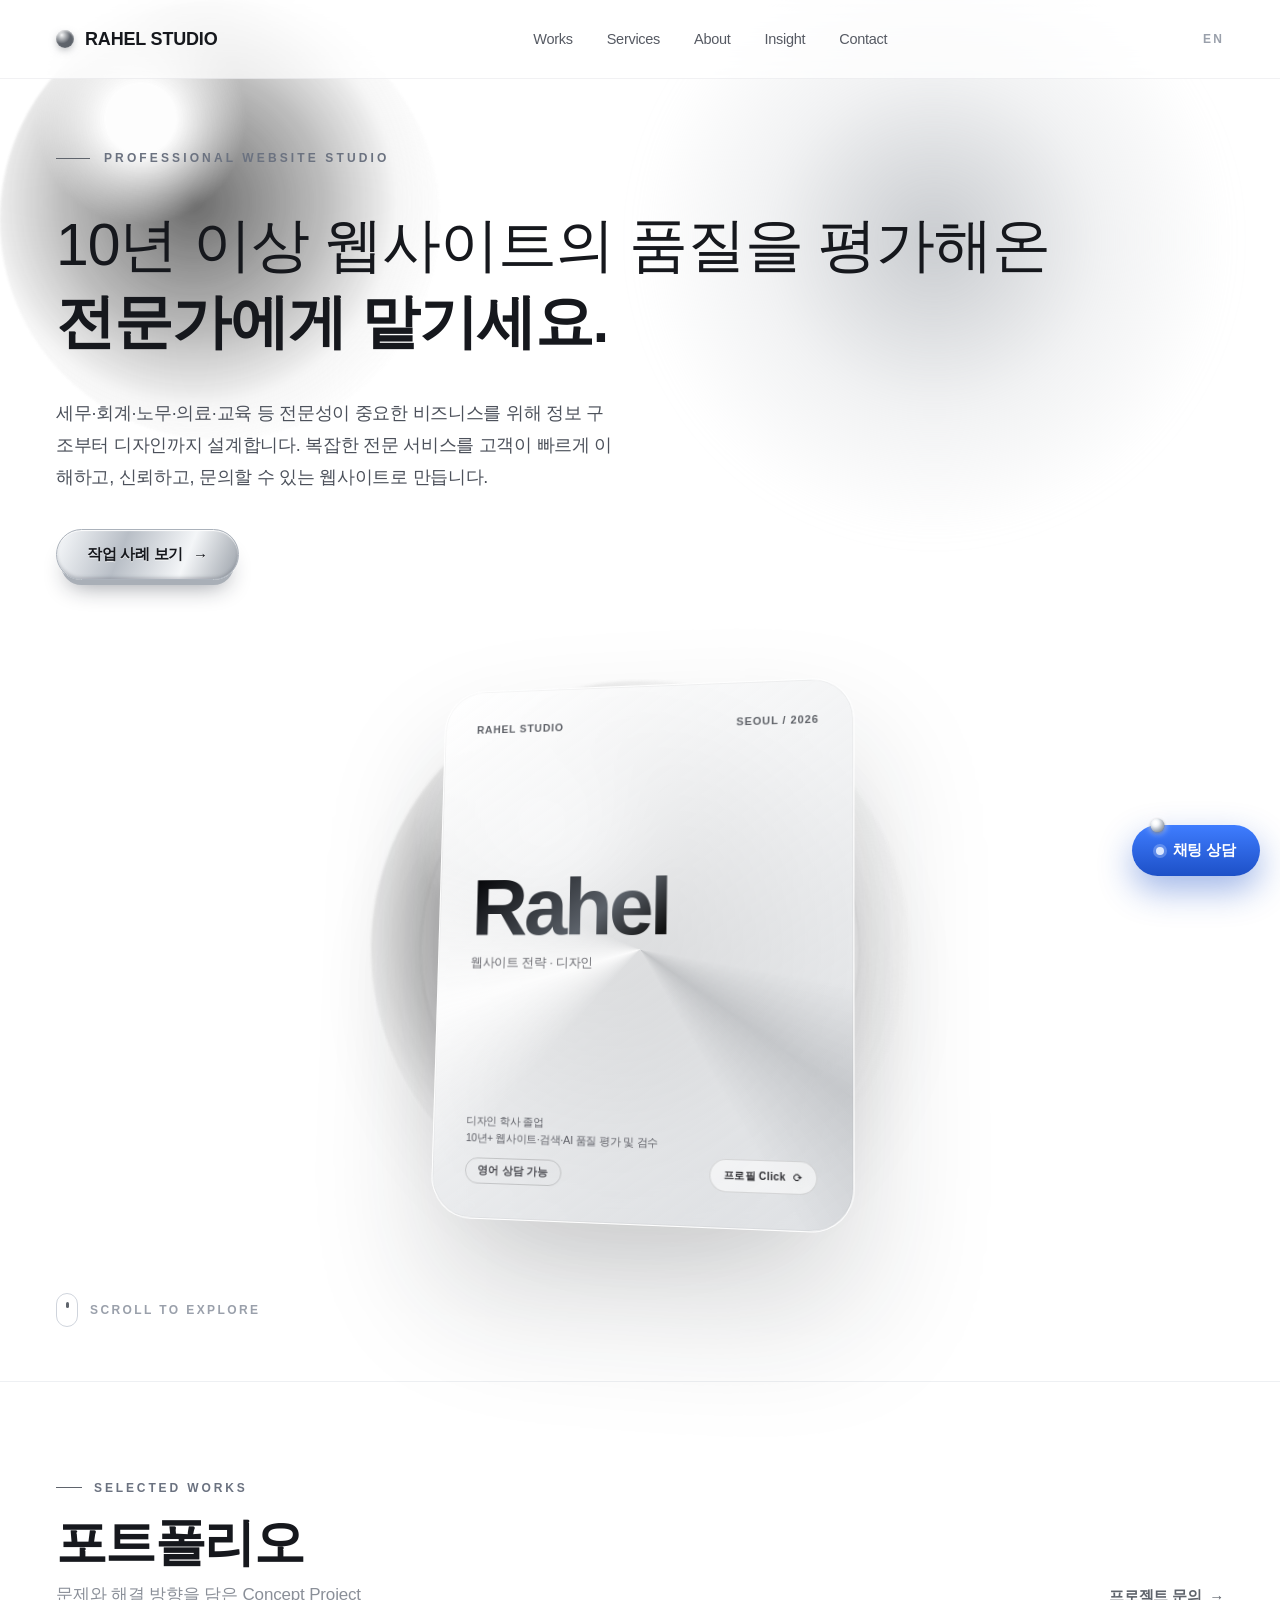
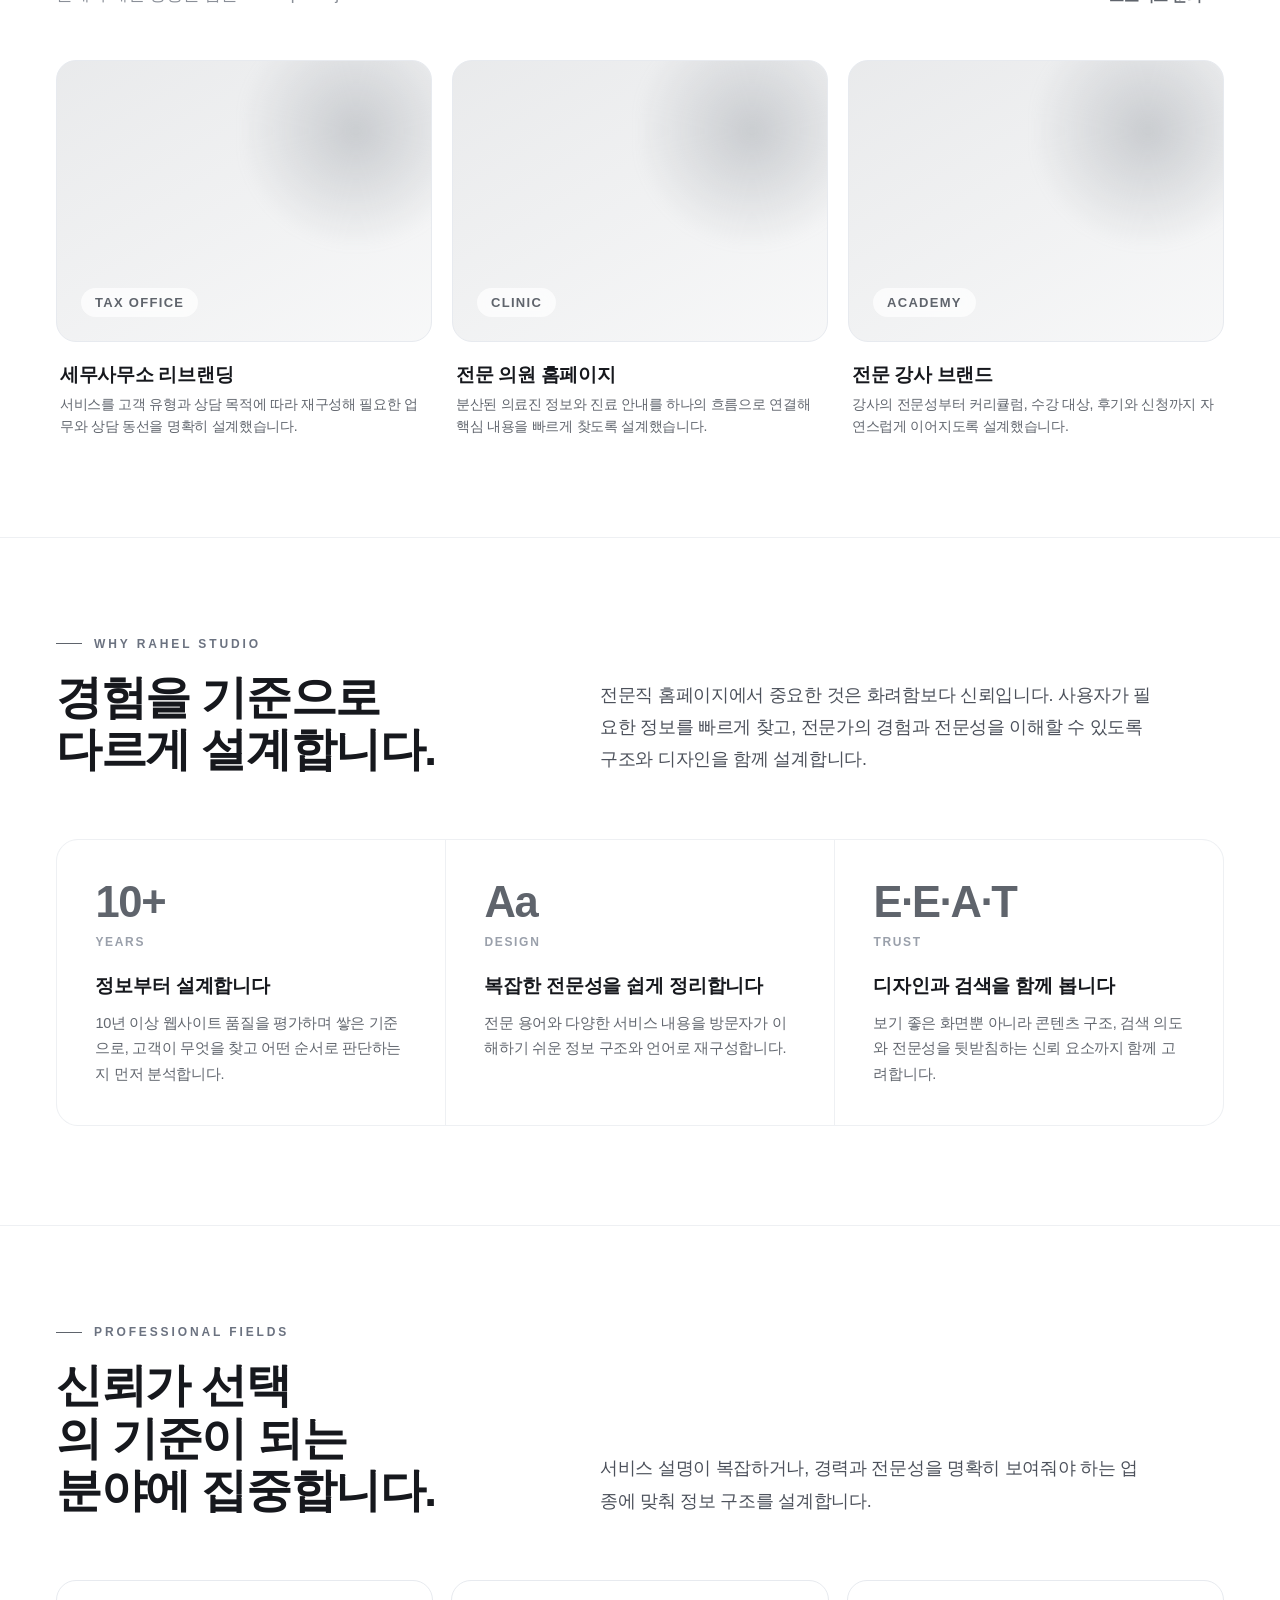
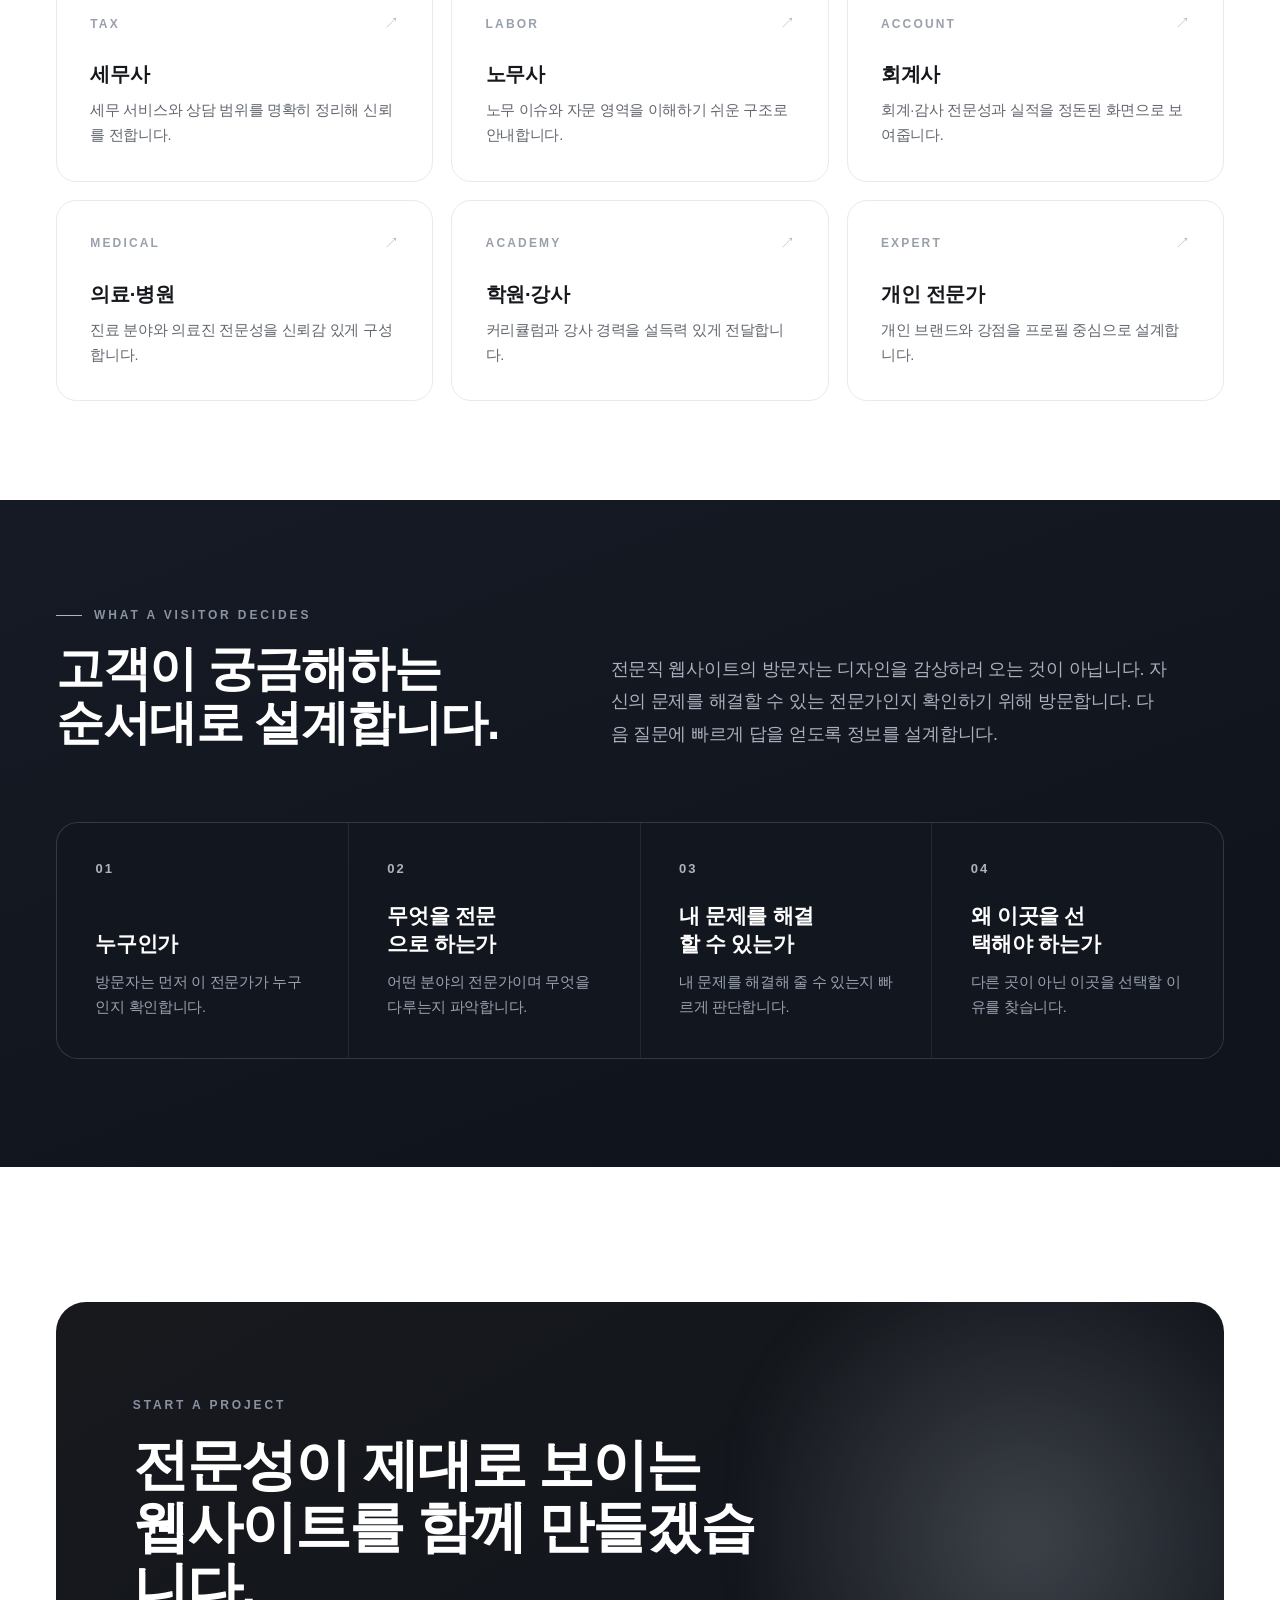
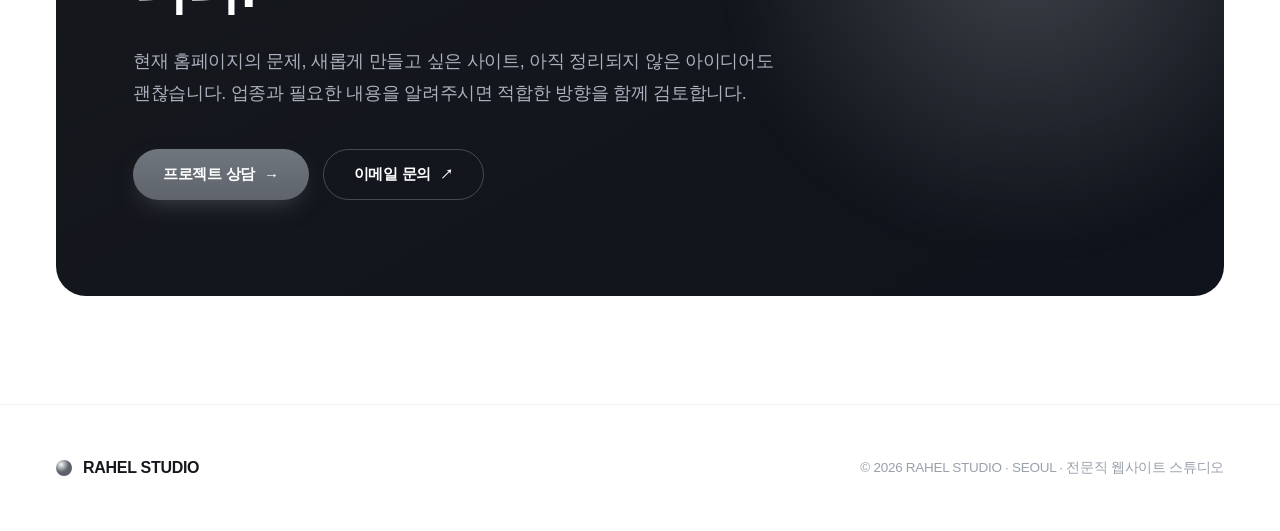
<file: home-silver.html>
<!doctype html>
<html lang="ko">
<head>
<meta charset="utf-8">
<meta name="viewport" content="width=device-width, initial-scale=1, viewport-fit=cover">
<title>전문직 웹사이트 제작 | 세무사·노무사·회계사·병원·학원 | RAHEL STUDIO</title>
<meta name="description" content="세무사·노무사·회계사·병원·학원·강사 등 전문직 웹사이트 제작. 10년 이상 웹사이트 품질을 평가해온 경험과 디자인 전공을 바탕으로 전문성을 신뢰로 전달하는 웹사이트를 설계합니다.">
<meta name="theme-color" content="#ffffff">
<meta name="robots" content="index,follow">
<link rel="canonical" href="https://eunakim1984-pixel.github.io/RAHEL/home-silver.html">
<meta property="og:type" content="website">
<meta property="og:url" content="https://eunakim1984-pixel.github.io/RAHEL/home-silver.html">
<meta property="og:site_name" content="RAHEL STUDIO">
<meta property="og:title" content="10년 이상 웹사이트의 품질을 평가해온 전문가 | RAHEL STUDIO">
<meta property="og:description" content="세무사·노무사·회계사·병원·학원·강사를 위한 전문직 웹사이트 제작 스튜디오.">
<meta property="og:image" content="assets/og-image.png">
<link rel="icon" href="assets/favicon.svg" type="image/svg+xml">
<link rel="icon" href="assets/favicon-32.png" sizes="32x32" type="image/png">
<link rel="apple-touch-icon" href="assets/apple-touch-icon.png">
<!-- Reuse the existing site behaviour for the flip card, roaming orb, silver bead and live-chat modal -->
<link rel="stylesheet" href="assets/rahel.css?v=20260726-1900">
<script src="assets/rahel.js?v=20260726-1900" defer></script>
<style>
  * { box-sizing: border-box; }
  html { scroll-behavior: smooth; }
  body { margin: 0; background: #ffffff; color: #16181d; font-family: "Pretendard Variable", Pretendard, -apple-system, BlinkMacSystemFont, "Apple SD Gothic Neo", "Segoe UI", sans-serif; -webkit-font-smoothing: antialiased; text-rendering: optimizeLegibility; }
  a { color: inherit; text-decoration: none; }
  a.rahel-link { color: #5f646c; }
  a.rahel-link:hover { color: #24272c; }
  ::selection { background: #5f646c; color: #fff; }
  @keyframes rahelUp { from { opacity: 0; transform: translateY(20px); } to { opacity: 1; transform: none; } }
  @keyframes rahelScroll { 0% { transform: translateY(0); opacity: 0; } 30% { opacity: 1; } 100% { transform: translateY(14px); opacity: 0; } }
  @keyframes rahelFloat { 0%,100% { transform: translate(0,0); } 50% { transform: translate(2%,-3%); } }
  @keyframes rahelSteelFlow {
    0% { background-position: 0% 50%, 0 0, 0 0; }
    50% { background-position: 100% 50%, 24px 0, 0 0; }
    100% { background-position: 0% 50%, 48px 0, 0 0; }
  }
  @keyframes rahelSteelGleam {
    0%, 18% { transform: translateX(-145%) skewX(-18deg); opacity: 0; }
    34% { opacity: .72; }
    52%, 100% { transform: translateX(245%) skewX(-18deg); opacity: 0; }
  }
  .rahel-steel-cta {
    position: relative !important;
    isolation: isolate;
    overflow: hidden;
    background:
      linear-gradient(112deg, #f8fafc 0%, #b8bec6 16%, #f4f6f8 31%, #8f969f 46%, #f9fbfc 61%, #aeb5bd 77%, #edf0f3 100%),
      repeating-linear-gradient(96deg, rgba(255,255,255,.24) 0 1px, rgba(75,82,92,.12) 1px 2px, transparent 2px 5px),
      linear-gradient(180deg, #fafbfc, #c8cdd3) !important;
    background-size: 240% 100%, 48px 100%, 100% 100% !important;
    border-color: #abb2bb !important;
    box-shadow:
      0 10px 0 -5px #a9afb7,
      0 17px 24px -12px rgba(20,28,42,.48),
      inset 0 1px 1px rgba(255,255,255,.96),
      inset 0 -2px 3px rgba(63,70,80,.22) !important;
    text-shadow: 0 1px 0 rgba(255,255,255,.8);
    animation: rahelSteelFlow 4.8s ease-in-out infinite;
    transition: transform .16s ease, box-shadow .16s ease, filter .2s ease !important;
  }
  .rahel-steel-cta::before {
    content: "";
    position: absolute;
    z-index: -1;
    top: -70%;
    bottom: -70%;
    left: -34%;
    width: 34%;
    pointer-events: none;
    background: linear-gradient(90deg, transparent, rgba(255,255,255,.92), rgba(226,228,231,.5), transparent);
    filter: blur(2px);
    animation: rahelSteelGleam 3.8s ease-in-out infinite;
  }
  .rahel-steel-cta:hover {
    transform: translateY(-2px) !important;
    filter: saturate(1.08) contrast(1.04);
    box-shadow:
      0 12px 0 -6px #9ca3ac,
      0 22px 30px -14px rgba(20,28,42,.55),
      inset 0 1px 1px rgba(255,255,255,1),
      inset 0 -2px 3px rgba(63,70,80,.24) !important;
  }
  .rahel-steel-cta:active {
    transform: translateY(5px) scale(.985) !important;
    box-shadow:
      0 2px 0 -1px #9299a2,
      0 5px 9px -5px rgba(20,28,42,.48),
      inset 0 2px 5px rgba(70,78,88,.24),
      inset 0 -1px 1px rgba(255,255,255,.72) !important;
  }
  .rahel-steel-cta:focus-visible {
    outline: 3px solid rgba(95,100,108,.34);
    outline-offset: 4px;
  }
  /* Silver edition: neutralize the blue effects supplied by the shared theme. */
  :root {
    --blue: #5f646c;
    --blue-2: #aeb4bb;
  }
  .rs-brand-dot {
    background: radial-gradient(circle at 32% 28%, #ffffff 0 10%, #cfd3d8 18%, #676d75 54%, #15171a 100%) !important;
    box-shadow: 0 2px 12px rgba(44,48,54,.34), inset 0 1px 2px rgba(255,255,255,.9) !important;
  }
  .rs-orbit,
  .rs-roam {
    background:
      radial-gradient(circle at 32% 27%, rgba(255,255,255,.98) 0 8%, rgba(255,255,255,0) 24%),
      radial-gradient(circle at 44% 46%, rgba(32,35,40,.82) 0%, rgba(111,117,125,.58) 38%, rgba(214,217,221,.28) 60%, rgba(255,255,255,0) 76%) !important;
    filter: grayscale(1) blur(1px) !important;
  }
  .rs-orbit::after {
    border-color: rgba(69,74,81,.2) !important;
    box-shadow: inset 0 0 90px rgba(72,77,84,.12), 0 40px 120px rgba(35,39,44,.16) !important;
  }
  .rs-card-3d {
    box-shadow: 0 70px 130px rgba(30,34,40,.18) !important;
  }
  .rs-card-front {
    background: linear-gradient(145deg, rgba(255,255,255,.96), rgba(214,217,221,.76)) !important;
  }
  .rs-card-front::before {
    background: conic-gradient(from 20deg, transparent 0 22%, rgba(69,74,81,.18), transparent 36% 56%, rgba(255,255,255,.88) 65%, transparent 76%) !important;
  }
  .rs-card-back {
    background: linear-gradient(160deg, #08090b, #272a2f 58%, #0d0f12) !important;
  }
  .rs-fab {
    background: linear-gradient(180deg, #3f7dff, #1d50c7) !important;
    box-shadow: 0 14px 34px rgba(29,80,199,.42) !important;
  }
  .rs-fab:hover {
    background: #1749ba !important;
    box-shadow: 0 18px 46px rgba(29,80,199,.5) !important;
  }
  .rs-fab-dot {
    background: #dce8ff !important;
    box-shadow: 0 0 0 3px rgba(220,232,255,.28) !important;
  }
  .rs-svc label:hover,
  .rs-chat-opt:hover {
    border-color: rgba(74,79,86,.42) !important;
  }
  .rs-svc label:has(input:checked),
  .rs-chat-opt:has(input:checked) {
    border-color: #5f646c !important;
    background: rgba(95,100,108,.07) !important;
  }
  @media (prefers-reduced-motion: reduce) {
    .rahel-steel-cta,
    .rahel-steel-cta::before { animation: none !important; }
  }
  /* --- Mobile responsive optimization --- */
  @media (max-width: 900px){
    .rahel-nav{ display: none !important; }
    .rahel-head-grid{ grid-template-columns: 1fr !important; align-items: start !important; gap: 22px !important; }
  }
  @media (max-width: 560px){
    /* Full-width, easy-to-tap hero buttons */
    .rahel-hero-cta{ gap: 12px !important; }
    .rahel-hero-cta > a{ flex: 1 1 100%; justify-content: center; }
  }
  @media (max-width: 380px){
    /* Prevent the long 3-line headline from crowding on very small phones */
    #top h1{ font-size: clamp(28px, 8vw, 34px) !important; }
  }
</style>
</head>
<body>

<div style="position: relative; min-height: 100vh; overflow: clip;">

  <!-- HEADER -->
  <header style="position: sticky; top: 0; z-index: 60; background: rgba(255,255,255,0.7); backdrop-filter: blur(16px); -webkit-backdrop-filter: blur(16px); border-bottom: 1px solid rgba(20,30,60,0.06);">
    <div style="max-width: 1280px; margin: 0 auto; padding: 0 clamp(20px, 5vw, 56px); height: 78px; display: flex; align-items: center; justify-content: space-between; gap: 24px;">
      <a href="#top" style="font-weight: 800; letter-spacing: -0.01em; font-size: 18px; display: flex; align-items: center; gap: 11px;">
        <span style="width: 18px; height: 18px; border-radius: 50%; background: radial-gradient(circle at 32% 28%, #f5f6f7 0%, #5f646c 48%, #555b63 100%); box-shadow: 0 3px 8px -2px rgba(95,100,108,0.6), inset 0 1px 2px rgba(255,255,255,0.7); display: inline-block;"></span>
        RAHEL STUDIO
      </a>
      <nav class="rahel-nav" style="display: flex; align-items: center; gap: 34px; font-size: 14.5px; color: #565a63; font-weight: 500;">
        <a href="#works" style="transition: color .2s;" style-hover="color: #16181d;">Works</a>
        <a href="#services" style="transition: color .2s;" style-hover="color: #16181d;">Services</a>
        <a href="#fields" style="transition: color .2s;" style-hover="color: #16181d;">About</a>
        <a href="#decides" style="transition: color .2s;" style-hover="color: #16181d;">Insight</a>
        <a href="#contact" style="transition: color .2s;" style-hover="color: #16181d;">Contact</a>
      </nav>
      <div style="display: flex; align-items: center; gap: 18px;">
        <span style="font-size: 12px; letter-spacing: 0.18em; color: #9aa0ab; font-weight: 700;">EN</span>
      </div>
    </div>
  </header>

  <!-- HERO -->
  <section id="top" style="position: relative; max-width: 1280px; margin: 0 auto; padding: clamp(52px, 8vh, 112px) clamp(20px, 5vw, 56px) clamp(40px, 6vh, 76px);">
    <div style="position: absolute; top: -8%; right: 4%; width: clamp(360px, 46vw, 720px); height: clamp(360px, 46vw, 720px); background: radial-gradient(circle at 50% 45%, rgba(155,160,167,0.55) 0%, rgba(205,208,212,0.28) 38%, rgba(255,255,255,0) 68%); filter: blur(14px); z-index: 0; pointer-events: none; animation: rahelFloat 14s ease-in-out infinite;"></div>

    <div style="position: relative; z-index: 1; display: flex; flex-direction: column; gap: clamp(40px, 7vw, 96px);">
      <div>
        <div style="display: flex; align-items: center; gap: 14px; margin-bottom: clamp(26px, 4.5vh, 48px); animation: rahelUp .7s ease both;">
          <span style="width: 34px; height: 1px; background: #5f646c; display: inline-block;"></span>
          <span style="font-size: 12px; letter-spacing: 0.26em; font-weight: 700; color: #6b7280;">PROFESSIONAL WEBSITE STUDIO</span>
        </div>
        <h1 style="margin: 0; font-size: clamp(30px, 4.6vw, 60px); line-height: 1.32; letter-spacing: -0.018em; font-weight: 450; text-wrap: balance; animation: rahelUp .8s ease .05s both;">
          10년 이상 웹사이트의 품질을 평가해온<br><span style="font-weight: 650; color: #16181d;">전문가에게 맡기세요.</span>
        </h1>
        <p style="margin: clamp(26px, 4vh, 42px) 0 0; max-width: 560px; font-size: clamp(15px, 1.5vw, 18px); line-height: 1.78; color: #4c515b; animation: rahelUp .8s ease .12s both;">
          세무·회계·노무·의료·교육 등 전문성이 중요한 비즈니스를 위해 정보 구조부터 디자인까지 설계합니다. 복잡한 전문 서비스를 고객이 빠르게 이해하고, 신뢰하고, 문의할 수 있는 웹사이트로 만듭니다.
        </p>
        <div class="rahel-hero-cta" style="display: flex; flex-wrap: wrap; align-items: center; gap: 14px; margin-top: clamp(30px, 4vh, 48px); animation: rahelUp .8s ease .2s both;">
          <a class="rahel-steel-cta" href="works.html" style="display: inline-flex; align-items: center; gap: 10px; background: linear-gradient(145deg,#f7f8fa 0%,#d9dde3 48%,#eef1f5 100%); color: #16181d; font-size: 15px; font-weight: 650; padding: 15px 30px; border-radius: 999px; border: 1px solid #cfd4dc; box-shadow: 0 8px 20px -10px rgba(20,30,60,0.35), inset 0 1px 1px rgba(255,255,255,0.9); transition: transform .2s, box-shadow .2s;">작업 사례 보기 <span>→</span></a>
        </div>
      </div>

      <!-- glass identity / flip card (이전 디자인·이전 사이즈 그대로) -->
      <div class="rs-hero-art">
        <div class="rs-orbit" aria-hidden="true"></div>
        <div class="rs-card-3d" id="rs-profile-card">
          <div class="rs-card-inner">
            <div class="rs-card-face rs-card-front">
              <div class="rs-card-content">
                <div class="rs-card-top"><span>RAHEL STUDIO</span><span>SEOUL / 2026</span></div>
                <div>
                  <div class="rs-signature">Rahel</div>
                  <div class="rs-role" data-ko="웹사이트 전략 · 디자인" data-en="Website Strategy · Design">웹사이트 전략 · 디자인</div>
                </div>
                <div class="rs-card-bottom">
                  <div class="rs-cred-wrap">
                    <span class="rs-cred" data-ko="디자인 학사 졸업<br>10년+ 웹사이트·검색·AI 품질 평가 및 검수" data-en="B.A. in Design<br>10+ yrs website, search &amp; AI quality evaluation">디자인 학사 졸업<br>10년+ 웹사이트·검색·AI 품질 평가 및 검수</span>
                    <span class="rs-chip-badge" data-ko="영어 상담 가능" data-en="English consultation available">영어 상담 가능</span>
                  </div>
                  <button class="rs-flip-btn" type="button" aria-label="프로필 카드 뒤집기"><span data-ko="프로필 Click" data-en="Profile Click">프로필 Click</span> ⟳</button>
                </div>
              </div>
            </div>
            <div class="rs-card-face rs-card-back">
              <div class="rs-card-content">
                <div class="rs-card-top">
                  <span>PROFILE</span>
                  <button class="rs-flip-btn rs-flip-back" type="button" aria-label="앞면으로 돌아가기"><span data-ko="뒤로" data-en="Back">뒤로</span> ⟲</button>
                </div>
                <div class="rs-back-body">
                  <p class="rs-back-lead" data-ko="경력 및 프로젝트 경험" data-en="Career / Project Experience">경력 및 프로젝트 경험</p>
                  <p class="rs-back-clients" data-ko="H대학교 항공운항과 졸업<br>K대학교 디자인학사 졸업<br>TELUS, Appen, RWS 등 외국계 기업 근무<br>웹사이트 전문 평가사 경력<br>AI 오류 및 정확도 검수 경력<br>웹사이트 품질 평가 경력 10년 이상" data-en="Aviation Operations, H University<br>B.A. in Design, K University<br>Worked at global firms incl. TELUS, Appen, RWS<br>Professional website evaluator<br>AI error &amp; accuracy QA experience<br>10+ years of website quality evaluation">H대학교 항공운항과 졸업<br>K대학교 디자인학사 졸업<br>TELUS, Appen, RWS 등 외국계 기업 근무<br>웹사이트 전문 평가사 경력<br>AI 오류 및 정확도 검수 경력<br>웹사이트 품질 평가 경력 10년 이상</p>
                  <p class="rs-back-clients" data-ko="웹사이트와 검색 결과의 품질을 평가해 온 기준으로, 고객의 전문성이 이해와 신뢰로 이어지는 웹사이트를 설계합니다." data-en="I use my website and search quality evaluation experience to design sites that turn expertise into clarity and trust.">웹사이트와 검색 결과의 품질을 평가해 온 기준으로, 고객의 전문성이 이해와 신뢰로 이어지는 웹사이트를 설계합니다.</p>
                </div>
                <a class="rs-back-cta" href="#contact"><span data-ko="웹사이트 상담" data-en="Website consultation">웹사이트 상담</span> →</a>
              </div>
            </div>
          </div>
        </div>
      </div>
    </div>

    <div style="position: relative; z-index: 1; display: flex; align-items: center; gap: 12px; margin-top: clamp(44px, 7vh, 92px); color: #9aa0ab;">
      <span style="width: 22px; height: 34px; border: 1px solid #cfd4dc; border-radius: 999px; position: relative; display: inline-block;"><span style="position: absolute; left: 50%; top: 8px; width: 3px; height: 6px; margin-left: -1.5px; background: #5f646c; border-radius: 2px; animation: rahelScroll 1.8s ease-in-out infinite;"></span></span>
      <span style="font-size: 12px; letter-spacing: 0.2em; font-weight: 600;">SCROLL TO EXPLORE</span>
    </div>
  </section>

  <!-- WORKS (두 번째 섹션) -->
  <section id="works" style="border-top: 1px solid #eef0f3; max-width: 1280px; margin: 0 auto; padding: clamp(72px, 11vh, 150px) clamp(20px, 5vw, 56px);">
    <div style="display: flex; flex-wrap: wrap; justify-content: space-between; align-items: end; gap: 24px; margin-bottom: clamp(40px, 6vh, 64px);">
      <div>
        <div style="display: flex; align-items: center; gap: 12px; margin-bottom: 20px;"><span style="width: 26px; height: 1px; background: #5f646c;"></span><span style="font-size: 12px; letter-spacing: 0.24em; font-weight: 700; color: #6b7280;">SELECTED WORKS</span></div>
        <h2 style="margin: 0; font-size: clamp(30px, 4vw, 52px); line-height: 1.1; letter-spacing: -0.03em; font-weight: 800;">포트폴리오</h2>
        <p style="margin: 12px 0 0; font-size: clamp(14px, 1.4vw, 17px); color: #8a8f98; font-weight: 500; letter-spacing: -0.01em;">문제와 해결 방향을 담은 Concept Project</p>
      </div>
      <a href="#contact" class="rahel-link" style="font-size: 15px; font-weight: 700; display: inline-flex; align-items: center; gap: 8px;">프로젝트 문의 <span>→</span></a>
    </div>
    <div style="display: grid; grid-template-columns: repeat(auto-fit, minmax(300px, 1fr)); gap: 20px;">
      <a href="#contact" style="display: block; transition: transform .25s;" style-hover="transform: translateY(-5px);">
        <div style="border-radius: 20px; aspect-ratio: 4/3; background: linear-gradient(150deg, rgba(155,160,167,0.22), rgba(241,242,243,0.55)); border: 1px solid #e7eaef; display: flex; align-items: flex-end; padding: 24px; position: relative; overflow: hidden;">
          <div style="position: absolute; top: -20%; right: -10%; width: 60%; height: 90%; background: radial-gradient(circle, rgba(155,160,167,0.45), transparent 70%); filter: blur(6px);"></div>
          <span style="position: relative; font-size: 13px; font-weight: 700; letter-spacing: 0.1em; color: #5f646c; background: rgba(255,255,255,0.7); border-radius: 999px; padding: 7px 14px; -webkit-backdrop-filter: blur(6px); backdrop-filter: blur(6px);">TAX OFFICE</span>
        </div>
        <div style="padding: 20px 4px 0;">
          <h3 style="margin: 0 0 6px; font-size: 18.5px; font-weight: 700; letter-spacing: -0.015em;">세무사무소 리브랜딩</h3>
          <p style="margin: 0; font-size: 14px; color: #62676f; line-height: 1.6;">서비스를 고객 유형과 상담 목적에 따라 재구성해 필요한 업무와 상담 동선을 명확히 설계했습니다.</p>
        </div>
      </a>
      <a href="#contact" style="display: block; transition: transform .25s;" style-hover="transform: translateY(-5px);">
        <div style="border-radius: 20px; aspect-ratio: 4/3; background: linear-gradient(150deg, rgba(155,160,167,0.22), rgba(241,242,243,0.55)); border: 1px solid #e7eaef; display: flex; align-items: flex-end; padding: 24px; position: relative; overflow: hidden;">
          <div style="position: absolute; top: -20%; right: -10%; width: 60%; height: 90%; background: radial-gradient(circle, rgba(155,160,167,0.45), transparent 70%); filter: blur(6px);"></div>
          <span style="position: relative; font-size: 13px; font-weight: 700; letter-spacing: 0.1em; color: #5f646c; background: rgba(255,255,255,0.7); border-radius: 999px; padding: 7px 14px; -webkit-backdrop-filter: blur(6px); backdrop-filter: blur(6px);">CLINIC</span>
        </div>
        <div style="padding: 20px 4px 0;">
          <h3 style="margin: 0 0 6px; font-size: 18.5px; font-weight: 700; letter-spacing: -0.015em;">전문 의원 홈페이지</h3>
          <p style="margin: 0; font-size: 14px; color: #62676f; line-height: 1.6;">분산된 의료진 정보와 진료 안내를 하나의 흐름으로 연결해 핵심 내용을 빠르게 찾도록 설계했습니다.</p>
        </div>
      </a>
      <a href="#contact" style="display: block; transition: transform .25s;" style-hover="transform: translateY(-5px);">
        <div style="border-radius: 20px; aspect-ratio: 4/3; background: linear-gradient(150deg, rgba(155,160,167,0.22), rgba(241,242,243,0.55)); border: 1px solid #e7eaef; display: flex; align-items: flex-end; padding: 24px; position: relative; overflow: hidden;">
          <div style="position: absolute; top: -20%; right: -10%; width: 60%; height: 90%; background: radial-gradient(circle, rgba(155,160,167,0.45), transparent 70%); filter: blur(6px);"></div>
          <span style="position: relative; font-size: 13px; font-weight: 700; letter-spacing: 0.1em; color: #5f646c; background: rgba(255,255,255,0.7); border-radius: 999px; padding: 7px 14px; -webkit-backdrop-filter: blur(6px); backdrop-filter: blur(6px);">ACADEMY</span>
        </div>
        <div style="padding: 20px 4px 0;">
          <h3 style="margin: 0 0 6px; font-size: 18.5px; font-weight: 700; letter-spacing: -0.015em;">전문 강사 브랜드</h3>
          <p style="margin: 0; font-size: 14px; color: #62676f; line-height: 1.6;">강사의 전문성부터 커리큘럼, 수강 대상, 후기와 신청까지 자연스럽게 이어지도록 설계했습니다.</p>
        </div>
      </a>
    </div>
  </section>

  <!-- WHY -->
  <section id="services" style="border-top: 1px solid #eef0f3; max-width: 1280px; margin: 0 auto; padding: clamp(72px, 11vh, 150px) clamp(20px, 5vw, 56px);">
    <div class="rahel-head-grid" style="display: grid; grid-template-columns: minmax(0, 1fr) minmax(0, 1.3fr); gap: clamp(28px, 5vw, 80px); align-items: end; margin-bottom: clamp(48px, 7vh, 84px);">
      <div>
        <div style="display: flex; align-items: center; gap: 12px; margin-bottom: 20px;"><span style="width: 26px; height: 1px; background: #5f646c;"></span><span style="font-size: 12px; letter-spacing: 0.24em; font-weight: 700; color: #6b7280;">WHY RAHEL STUDIO</span></div>
        <h2 style="margin: 0; font-size: clamp(28px, 3.6vw, 46px); line-height: 1.14; letter-spacing: -0.03em; font-weight: 800; text-wrap: balance;">경험을 기준으로<br>다르게 설계합니다.</h2>
      </div>
      <p style="margin: 0; font-size: clamp(15px, 1.4vw, 18px); line-height: 1.8; color: #4c515b; max-width: 560px;">전문직 홈페이지에서 중요한 것은 화려함보다 신뢰입니다. 사용자가 필요한 정보를 빠르게 찾고, 전문가의 경험과 전문성을 이해할 수 있도록 구조와 디자인을 함께 설계합니다.</p>
    </div>
    <div style="display: grid; grid-template-columns: repeat(auto-fit, minmax(260px, 1fr)); gap: 1px; background: #eef0f3; border: 1px solid #eef0f3; border-radius: 22px; overflow: hidden;">
      <div style="background: #fff; padding: clamp(28px, 3vw, 44px); transition: background .25s;" style-hover="background: #f7f7f8;">
        <div style="font-size: clamp(30px, 3.4vw, 46px); font-weight: 800; letter-spacing: -0.03em; color: #5f646c;">10+</div>
        <div style="font-size: 12px; letter-spacing: 0.14em; color: #9aa0ab; font-weight: 700; margin: 8px 0 24px;">YEARS</div>
        <h3 style="margin: 0 0 12px; font-size: 19px; font-weight: 700; letter-spacing: -0.01em;">정보부터 설계합니다</h3>
        <p style="margin: 0; font-size: 14.5px; line-height: 1.75; color: #62676f;">10년 이상 웹사이트 품질을 평가하며 쌓은 기준으로, 고객이 무엇을 찾고 어떤 순서로 판단하는지 먼저 분석합니다.</p>
      </div>
      <div style="background: #fff; padding: clamp(28px, 3vw, 44px); transition: background .25s;" style-hover="background: #f7f7f8;">
        <div style="font-size: clamp(30px, 3.4vw, 46px); font-weight: 800; letter-spacing: -0.03em; color: #5f646c;">Aa</div>
        <div style="font-size: 12px; letter-spacing: 0.14em; color: #9aa0ab; font-weight: 700; margin: 8px 0 24px;">DESIGN</div>
        <h3 style="margin: 0 0 12px; font-size: 19px; font-weight: 700; letter-spacing: -0.01em;">복잡한 전문성을 쉽게 정리합니다</h3>
        <p style="margin: 0; font-size: 14.5px; line-height: 1.75; color: #62676f;">전문 용어와 다양한 서비스 내용을 방문자가 이해하기 쉬운 정보 구조와 언어로 재구성합니다.</p>
      </div>
      <div style="background: #fff; padding: clamp(28px, 3vw, 44px); transition: background .25s;" style-hover="background: #f7f7f8;">
        <div style="font-size: clamp(30px, 3.4vw, 46px); font-weight: 800; letter-spacing: -0.03em; color: #5f646c;">E·E·A·T</div>
        <div style="font-size: 12px; letter-spacing: 0.14em; color: #9aa0ab; font-weight: 700; margin: 8px 0 24px;">TRUST</div>
        <h3 style="margin: 0 0 12px; font-size: 19px; font-weight: 700; letter-spacing: -0.01em;">디자인과 검색을 함께 봅니다</h3>
        <p style="margin: 0; font-size: 14.5px; line-height: 1.75; color: #62676f;">보기 좋은 화면뿐 아니라 콘텐츠 구조, 검색 의도와 전문성을 뒷받침하는 신뢰 요소까지 함께 고려합니다.</p>
      </div>
    </div>
  </section>

  <!-- FIELDS -->
  <section id="fields" style="border-top: 1px solid #eef0f3; max-width: 1280px; margin: 0 auto; padding: clamp(72px, 11vh, 150px) clamp(20px, 5vw, 56px);">
    <div class="rahel-head-grid" style="display: grid; grid-template-columns: minmax(0, 1fr) minmax(0, 1.3fr); gap: clamp(28px, 5vw, 80px); align-items: end; margin-bottom: clamp(48px, 7vh, 84px);">
      <div>
        <div style="display: flex; align-items: center; gap: 12px; margin-bottom: 20px;"><span style="width: 26px; height: 1px; background: #5f646c;"></span><span style="font-size: 12px; letter-spacing: 0.24em; font-weight: 700; color: #6b7280;">PROFESSIONAL FIELDS</span></div>
        <h2 style="margin: 0; font-size: clamp(28px, 3.6vw, 46px); line-height: 1.14; letter-spacing: -0.03em; font-weight: 800; text-wrap: balance;">신뢰가 선택의 기준이 되는<br>분야에 집중합니다.</h2>
      </div>
      <p style="margin: 0; font-size: clamp(15px, 1.4vw, 18px); line-height: 1.8; color: #4c515b; max-width: 540px;">서비스 설명이 복잡하거나, 경력과 전문성을 명확히 보여줘야 하는 업종에 맞춰 정보 구조를 설계합니다.</p>
    </div>
    <div style="display: grid; grid-template-columns: repeat(auto-fit, minmax(300px, 1fr)); gap: 18px;">
      <a href="#contact" style="border: 1px solid #e7eaef; border-radius: 20px; padding: clamp(26px, 2.6vw, 38px); display: block; transition: transform .25s, border-color .25s, box-shadow .25s; background: #fff;" style-hover="transform: translateY(-4px); border-color: #5f646c; box-shadow: 0 22px 46px -26px rgba(95,100,108,0.4);">
        <div style="display: flex; justify-content: space-between; align-items: center; margin-bottom: 28px;"><span style="font-size: 12px; letter-spacing: 0.18em; color: #9aa0ab; font-weight: 700;">TAX</span><span style="font-size: 15px; color: #b9bec7;">↗</span></div>
        <h3 style="margin: 0 0 10px; font-size: 20px; font-weight: 700; letter-spacing: -0.015em;">세무사</h3>
        <p style="margin: 0; font-size: 14.5px; line-height: 1.7; color: #62676f;">세무 서비스와 상담 범위를 명확히 정리해 신뢰를 전합니다.</p>
      </a>
      <a href="#contact" style="border: 1px solid #e7eaef; border-radius: 20px; padding: clamp(26px, 2.6vw, 38px); display: block; transition: transform .25s, border-color .25s, box-shadow .25s; background: #fff;" style-hover="transform: translateY(-4px); border-color: #5f646c; box-shadow: 0 22px 46px -26px rgba(95,100,108,0.4);">
        <div style="display: flex; justify-content: space-between; align-items: center; margin-bottom: 28px;"><span style="font-size: 12px; letter-spacing: 0.18em; color: #9aa0ab; font-weight: 700;">LABOR</span><span style="font-size: 15px; color: #b9bec7;">↗</span></div>
        <h3 style="margin: 0 0 10px; font-size: 20px; font-weight: 700; letter-spacing: -0.015em;">노무사</h3>
        <p style="margin: 0; font-size: 14.5px; line-height: 1.7; color: #62676f;">노무 이슈와 자문 영역을 이해하기 쉬운 구조로 안내합니다.</p>
      </a>
      <a href="#contact" style="border: 1px solid #e7eaef; border-radius: 20px; padding: clamp(26px, 2.6vw, 38px); display: block; transition: transform .25s, border-color .25s, box-shadow .25s; background: #fff;" style-hover="transform: translateY(-4px); border-color: #5f646c; box-shadow: 0 22px 46px -26px rgba(95,100,108,0.4);">
        <div style="display: flex; justify-content: space-between; align-items: center; margin-bottom: 28px;"><span style="font-size: 12px; letter-spacing: 0.18em; color: #9aa0ab; font-weight: 700;">ACCOUNT</span><span style="font-size: 15px; color: #b9bec7;">↗</span></div>
        <h3 style="margin: 0 0 10px; font-size: 20px; font-weight: 700; letter-spacing: -0.015em;">회계사</h3>
        <p style="margin: 0; font-size: 14.5px; line-height: 1.7; color: #62676f;">회계·감사 전문성과 실적을 정돈된 화면으로 보여줍니다.</p>
      </a>
      <a href="#contact" style="border: 1px solid #e7eaef; border-radius: 20px; padding: clamp(26px, 2.6vw, 38px); display: block; transition: transform .25s, border-color .25s, box-shadow .25s; background: #fff;" style-hover="transform: translateY(-4px); border-color: #5f646c; box-shadow: 0 22px 46px -26px rgba(95,100,108,0.4);">
        <div style="display: flex; justify-content: space-between; align-items: center; margin-bottom: 28px;"><span style="font-size: 12px; letter-spacing: 0.18em; color: #9aa0ab; font-weight: 700;">MEDICAL</span><span style="font-size: 15px; color: #b9bec7;">↗</span></div>
        <h3 style="margin: 0 0 10px; font-size: 20px; font-weight: 700; letter-spacing: -0.015em;">의료·병원</h3>
        <p style="margin: 0; font-size: 14.5px; line-height: 1.7; color: #62676f;">진료 분야와 의료진 전문성을 신뢰감 있게 구성합니다.</p>
      </a>
      <a href="#contact" style="border: 1px solid #e7eaef; border-radius: 20px; padding: clamp(26px, 2.6vw, 38px); display: block; transition: transform .25s, border-color .25s, box-shadow .25s; background: #fff;" style-hover="transform: translateY(-4px); border-color: #5f646c; box-shadow: 0 22px 46px -26px rgba(95,100,108,0.4);">
        <div style="display: flex; justify-content: space-between; align-items: center; margin-bottom: 28px;"><span style="font-size: 12px; letter-spacing: 0.18em; color: #9aa0ab; font-weight: 700;">ACADEMY</span><span style="font-size: 15px; color: #b9bec7;">↗</span></div>
        <h3 style="margin: 0 0 10px; font-size: 20px; font-weight: 700; letter-spacing: -0.015em;">학원·강사</h3>
        <p style="margin: 0; font-size: 14.5px; line-height: 1.7; color: #62676f;">커리큘럼과 강사 경력을 설득력 있게 전달합니다.</p>
      </a>
      <a href="#contact" style="border: 1px solid #e7eaef; border-radius: 20px; padding: clamp(26px, 2.6vw, 38px); display: block; transition: transform .25s, border-color .25s, box-shadow .25s; background: #fff;" style-hover="transform: translateY(-4px); border-color: #5f646c; box-shadow: 0 22px 46px -26px rgba(95,100,108,0.4);">
        <div style="display: flex; justify-content: space-between; align-items: center; margin-bottom: 28px;"><span style="font-size: 12px; letter-spacing: 0.18em; color: #9aa0ab; font-weight: 700;">EXPERT</span><span style="font-size: 15px; color: #b9bec7;">↗</span></div>
        <h3 style="margin: 0 0 10px; font-size: 20px; font-weight: 700; letter-spacing: -0.015em;">개인 전문가</h3>
        <p style="margin: 0; font-size: 14.5px; line-height: 1.7; color: #62676f;">개인 브랜드와 강점을 프로필 중심으로 설계합니다.</p>
      </a>
    </div>
  </section>

  <!-- DECIDES (dark) -->
  <section id="decides" style="background: linear-gradient(160deg,#151a24 0%,#0f131b 100%); color: #fff;">
    <div style="max-width: 1280px; margin: 0 auto; padding: clamp(76px, 12vh, 160px) clamp(20px, 5vw, 56px);">
      <div class="rahel-head-grid" style="display: grid; grid-template-columns: minmax(0, 1fr) minmax(0, 1.25fr); gap: clamp(28px, 5vw, 80px); align-items: end; margin-bottom: clamp(52px, 8vh, 92px);">
        <div>
          <div style="display: flex; align-items: center; gap: 12px; margin-bottom: 20px;"><span style="width: 26px; height: 1px; background: #aeb4bb;"></span><span style="font-size: 12px; letter-spacing: 0.24em; font-weight: 700; color: #8b93a3;">WHAT A VISITOR DECIDES</span></div>
          <h2 style="margin: 0; font-size: clamp(28px, 3.8vw, 48px); line-height: 1.12; letter-spacing: -0.03em; font-weight: 800; text-wrap: balance;">고객이 궁금해하는<br>순서대로 설계합니다.</h2>
        </div>
        <p style="margin: 0; font-size: clamp(15px, 1.4vw, 18px); line-height: 1.8; color: #aab0bd; max-width: 560px;">전문직 웹사이트의 방문자는 디자인을 감상하러 오는 것이 아닙니다. 자신의 문제를 해결할 수 있는 전문가인지 확인하기 위해 방문합니다. 다음 질문에 빠르게 답을 얻도록 정보를 설계합니다.</p>
      </div>
      <div style="display: grid; grid-template-columns: repeat(auto-fit, minmax(240px, 1fr)); gap: 1px; background: rgba(255,255,255,0.08); border: 1px solid rgba(255,255,255,0.08); border-radius: 22px; overflow: hidden;">
        <div style="background: #12161f; padding: clamp(28px, 3vw, 40px); min-height: 230px; display: flex; flex-direction: column;">
          <div style="font-size: 13px; letter-spacing: 0.16em; color: #aeb4bb; font-weight: 700; margin-bottom: auto;">01</div>
          <h3 style="margin: 26px 0 12px; font-size: 21px; font-weight: 700; letter-spacing: -0.015em;">누구인가</h3>
          <p style="margin: 0; font-size: 14.5px; line-height: 1.7; color: #9aa2b0;">방문자는 먼저 이 전문가가 누구인지 확인합니다.</p>
        </div>
        <div style="background: #12161f; padding: clamp(28px, 3vw, 40px); min-height: 230px; display: flex; flex-direction: column;">
          <div style="font-size: 13px; letter-spacing: 0.16em; color: #aeb4bb; font-weight: 700; margin-bottom: auto;">02</div>
          <h3 style="margin: 26px 0 12px; font-size: 21px; font-weight: 700; letter-spacing: -0.015em;">무엇을 전문으로 하는가</h3>
          <p style="margin: 0; font-size: 14.5px; line-height: 1.7; color: #9aa2b0;">어떤 분야의 전문가이며 무엇을 다루는지 파악합니다.</p>
        </div>
        <div style="background: #12161f; padding: clamp(28px, 3vw, 40px); min-height: 230px; display: flex; flex-direction: column;">
          <div style="font-size: 13px; letter-spacing: 0.16em; color: #aeb4bb; font-weight: 700; margin-bottom: auto;">03</div>
          <h3 style="margin: 26px 0 12px; font-size: 21px; font-weight: 700; letter-spacing: -0.015em;">내 문제를 해결할 수 있는가</h3>
          <p style="margin: 0; font-size: 14.5px; line-height: 1.7; color: #9aa2b0;">내 문제를 해결해 줄 수 있는지 빠르게 판단합니다.</p>
        </div>
        <div style="background: #12161f; padding: clamp(28px, 3vw, 40px); min-height: 230px; display: flex; flex-direction: column;">
          <div style="font-size: 13px; letter-spacing: 0.16em; color: #aeb4bb; font-weight: 700; margin-bottom: auto;">04</div>
          <h3 style="margin: 26px 0 12px; font-size: 21px; font-weight: 700; letter-spacing: -0.015em;">왜 이곳을 선택해야 하는가</h3>
          <p style="margin: 0; font-size: 14.5px; line-height: 1.7; color: #9aa2b0;">다른 곳이 아닌 이곳을 선택할 이유를 찾습니다.</p>
        </div>
      </div>
    </div>
  </section>

  <!-- CONTACT -->
  <section id="contact" style="max-width: 1280px; margin: clamp(100px, 15vh, 176px) auto clamp(80px, 12vh, 140px); padding: 0 clamp(20px, 5vw, 56px);">
    <div style="position: relative; overflow: hidden; border-radius: 30px; background: linear-gradient(150deg,#17191d 0%,#0f131b 100%); color: #fff; padding: clamp(48px, 8vw, 96px) clamp(28px, 6vw, 88px);">
      <div style="position: absolute; top: -20%; right: -6%; width: 46%; height: 120%; background: radial-gradient(circle, rgba(116,122,130,0.45), transparent 68%); filter: blur(20px); pointer-events: none;"></div>
      <div style="position: relative; max-width: 660px;">
        <div style="font-size: 12px; letter-spacing: 0.24em; font-weight: 700; color: #8b93a3; margin-bottom: 22px;">START A PROJECT</div>
        <h2 style="margin: 0; font-size: clamp(30px, 4.4vw, 56px); line-height: 1.1; letter-spacing: -0.035em; font-weight: 800; text-wrap: balance;">전문성이 제대로 보이는<br>웹사이트를 함께 만들겠습니다.</h2>
        <p style="margin: 26px 0 40px; font-size: clamp(15px, 1.4vw, 18px); line-height: 1.8; color: #aab0bd;">현재 홈페이지의 문제, 새롭게 만들고 싶은 사이트, 아직 정리되지 않은 아이디어도 괜찮습니다. 업종과 필요한 내용을 알려주시면 적합한 방향을 함께 검토합니다.</p>
        <div style="display: flex; flex-wrap: wrap; gap: 14px;">
          <a href="mailto:eunakim1984@gmail.com" style="display: inline-flex; align-items: center; gap: 9px; background: linear-gradient(180deg,#70767e,#5f646c); color: #fff; font-size: 15px; font-weight: 600; padding: 15px 30px; border-radius: 999px; box-shadow: 0 10px 26px -10px rgba(95,100,108,0.7); transition: transform .2s;" style-hover="transform: translateY(-2px);">프로젝트 상담 <span>→</span></a>
          <a href="mailto:eunakim1984@gmail.com" style="display: inline-flex; align-items: center; gap: 9px; border: 1px solid rgba(255,255,255,0.22); color: #fff; font-size: 15px; font-weight: 600; padding: 15px 30px; border-radius: 999px; transition: background .2s, border-color .2s;" style-hover="background: rgba(255,255,255,0.08); border-color: rgba(255,255,255,0.4);">이메일 문의 <span style="font-size: 13px;">↗</span></a>
        </div>
      </div>
    </div>
  </section>

  <!-- FOOTER -->
  <footer style="border-top: 1px solid #eef0f3;">
    <div style="max-width: 1280px; margin: 0 auto; padding: clamp(40px, 6vh, 64px) clamp(20px, 5vw, 56px); display: flex; flex-wrap: wrap; justify-content: space-between; align-items: center; gap: 20px;">
      <div style="display: flex; align-items: center; gap: 11px; font-weight: 800; font-size: 16px;">
        <span style="width: 16px; height: 16px; border-radius: 50%; background: radial-gradient(circle at 32% 28%, #f5f6f7 0%, #5f646c 48%, #555b63 100%); display: inline-block;"></span>
        RAHEL STUDIO
      </div>
      <div style="font-size: 13.5px; color: #9aa0ab;">© 2026 RAHEL STUDIO · SEOUL · 전문직 웹사이트 스튜디오</div>
    </div>
  </footer>

  <!-- floating live-chat button + rolling silver bead + roaming orb are injected by rahel.js -->

</div>

<script>
  // Hover states (reproduce the design's style-hover values with real events)
  (function(){
    var nodes = document.querySelectorAll('[style-hover]');
    Array.prototype.forEach.call(nodes, function(el){
      var base = el.getAttribute('style') || '';
      var hover = el.getAttribute('style-hover') || '';
      var sep = base && !/;\s*$/.test(base) ? '; ' : ' ';
      el.addEventListener('mouseenter', function(){ el.setAttribute('style', base + sep + hover); });
      el.addEventListener('mouseleave', function(){ el.setAttribute('style', base); });
    });
  })();
</script>

</body>
</html>
</file>
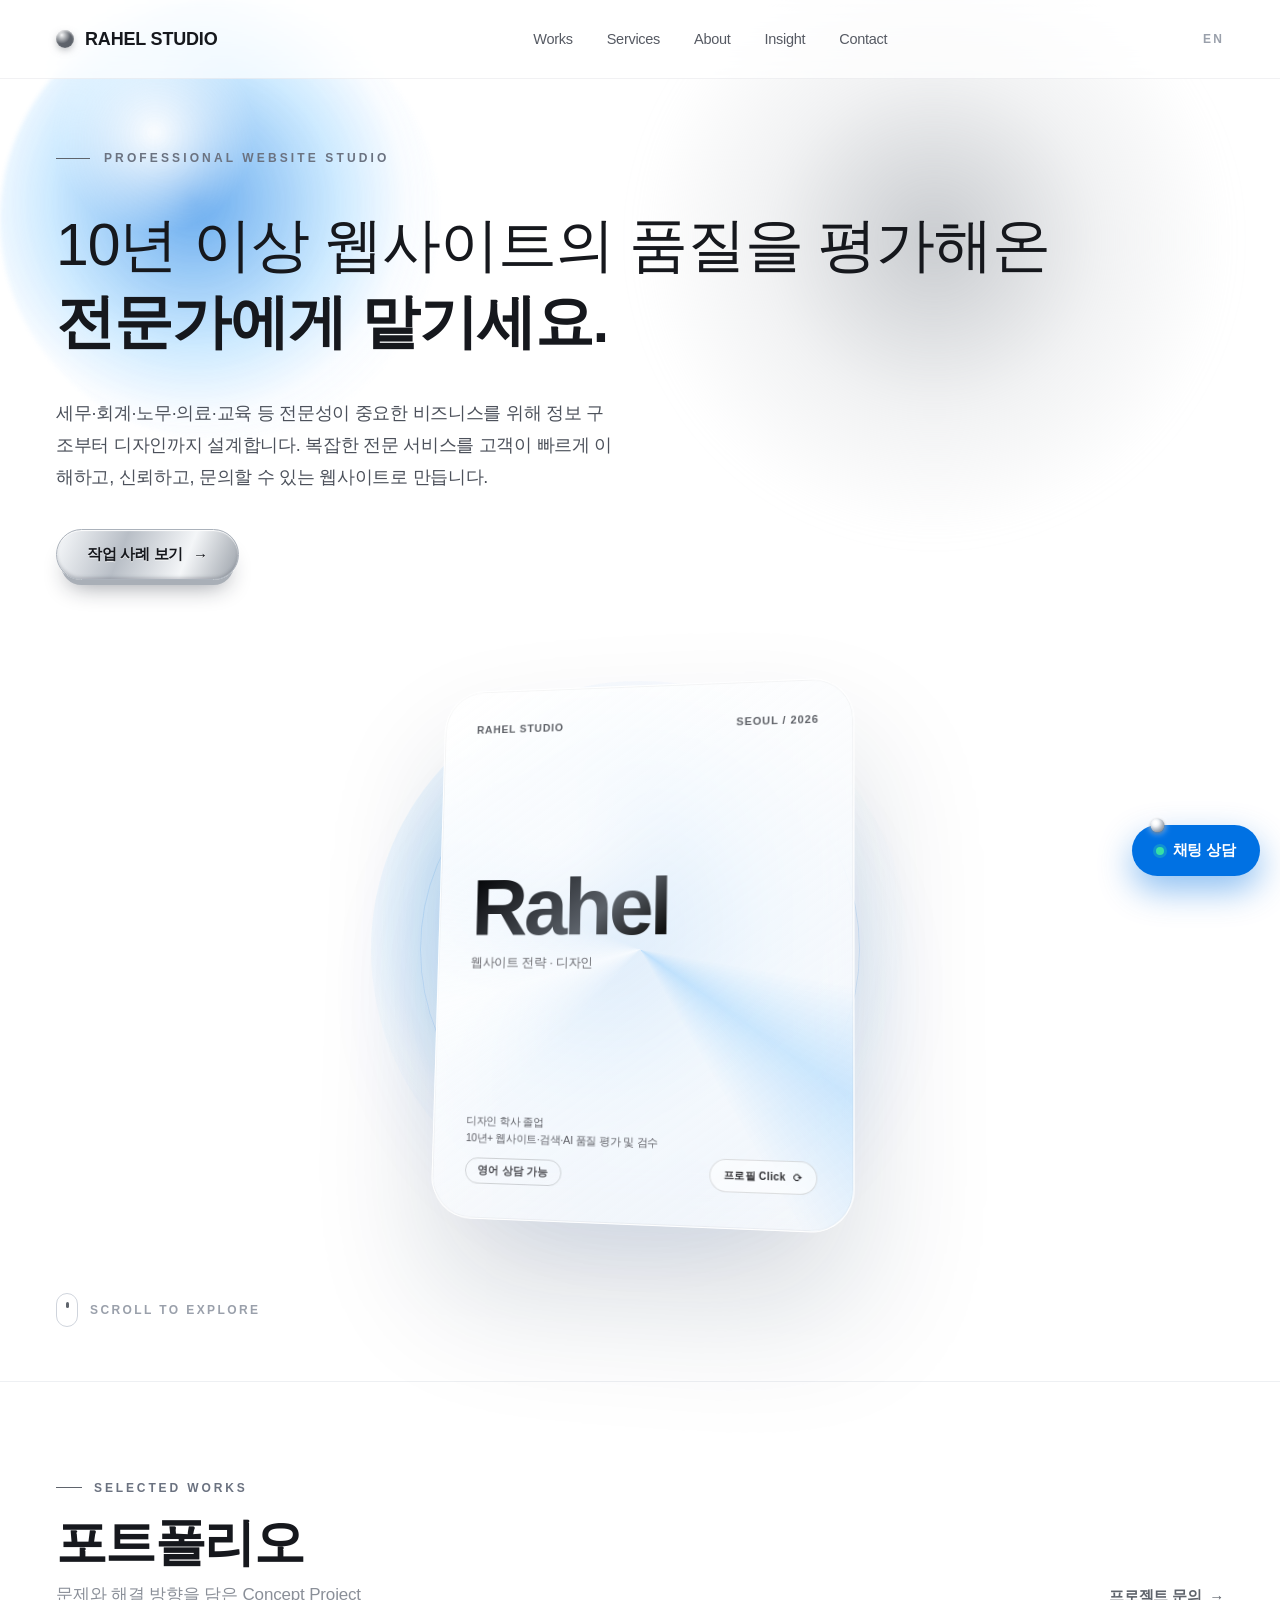
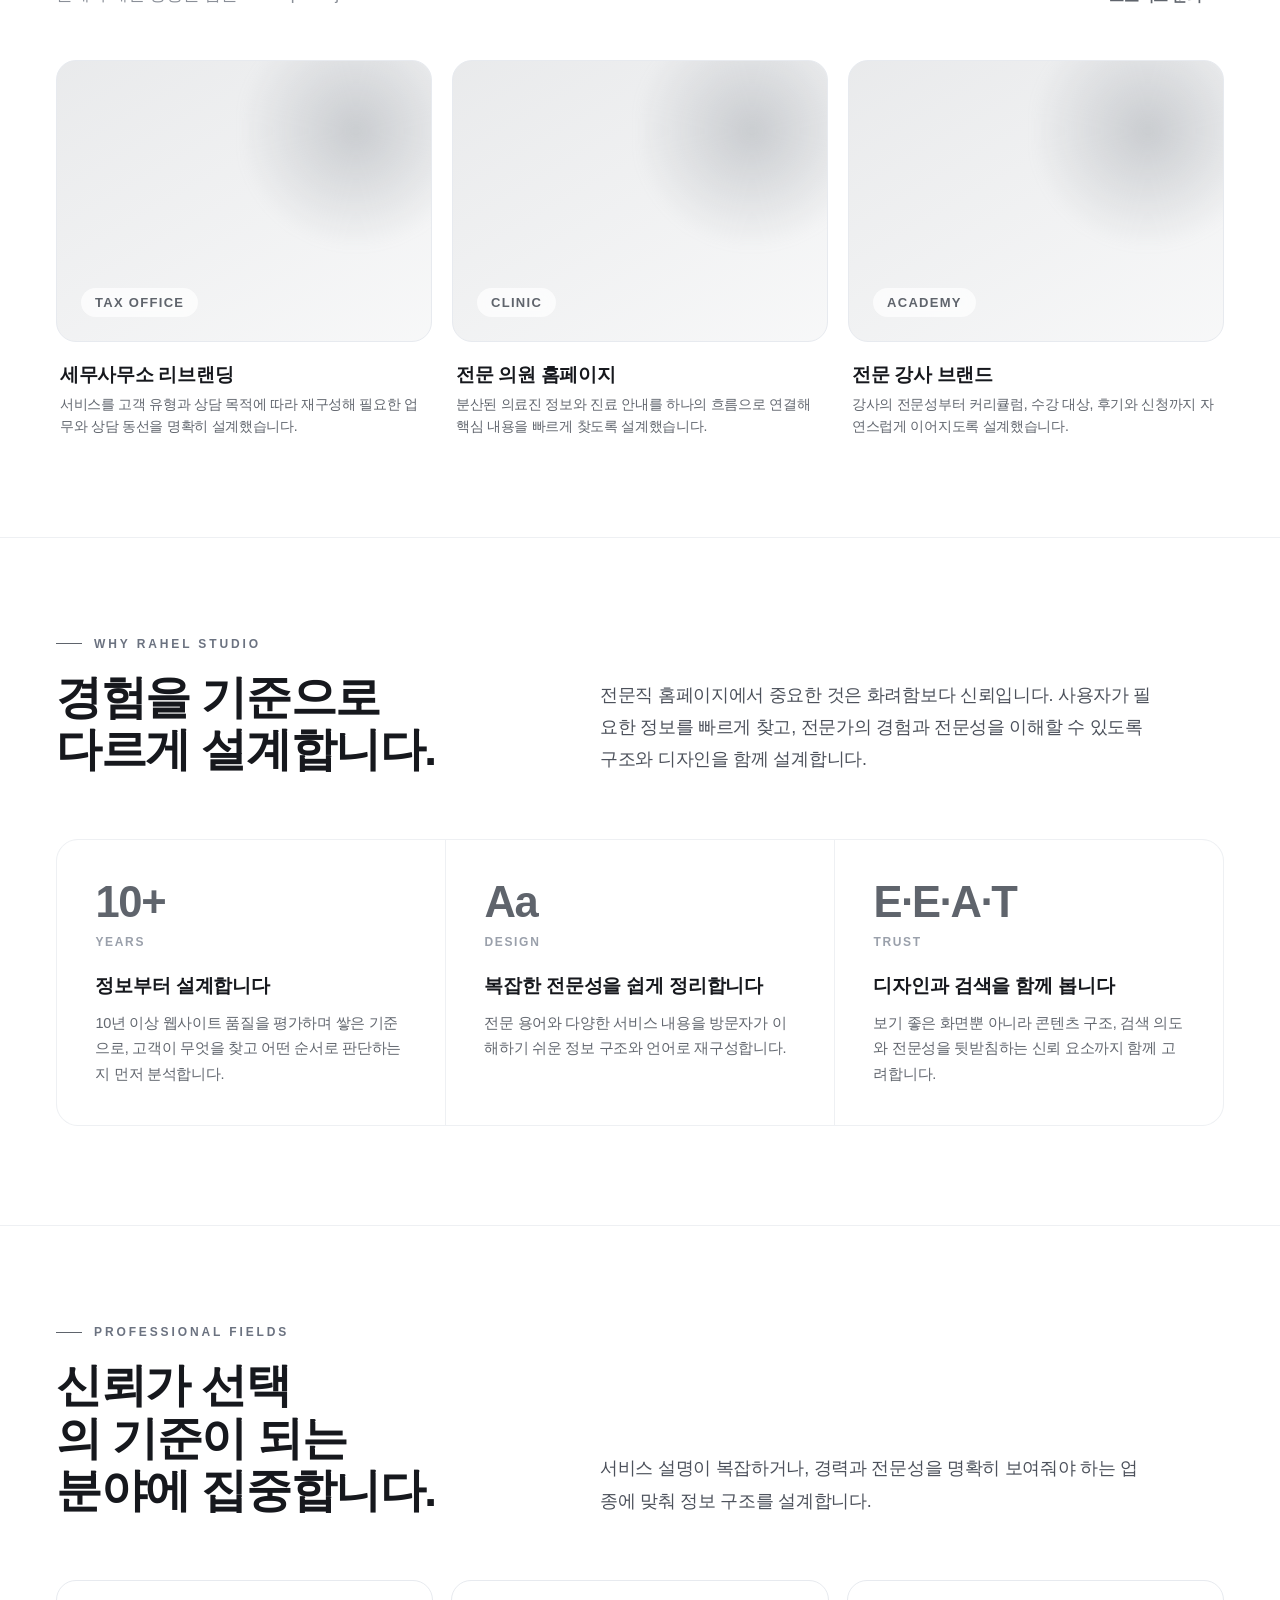
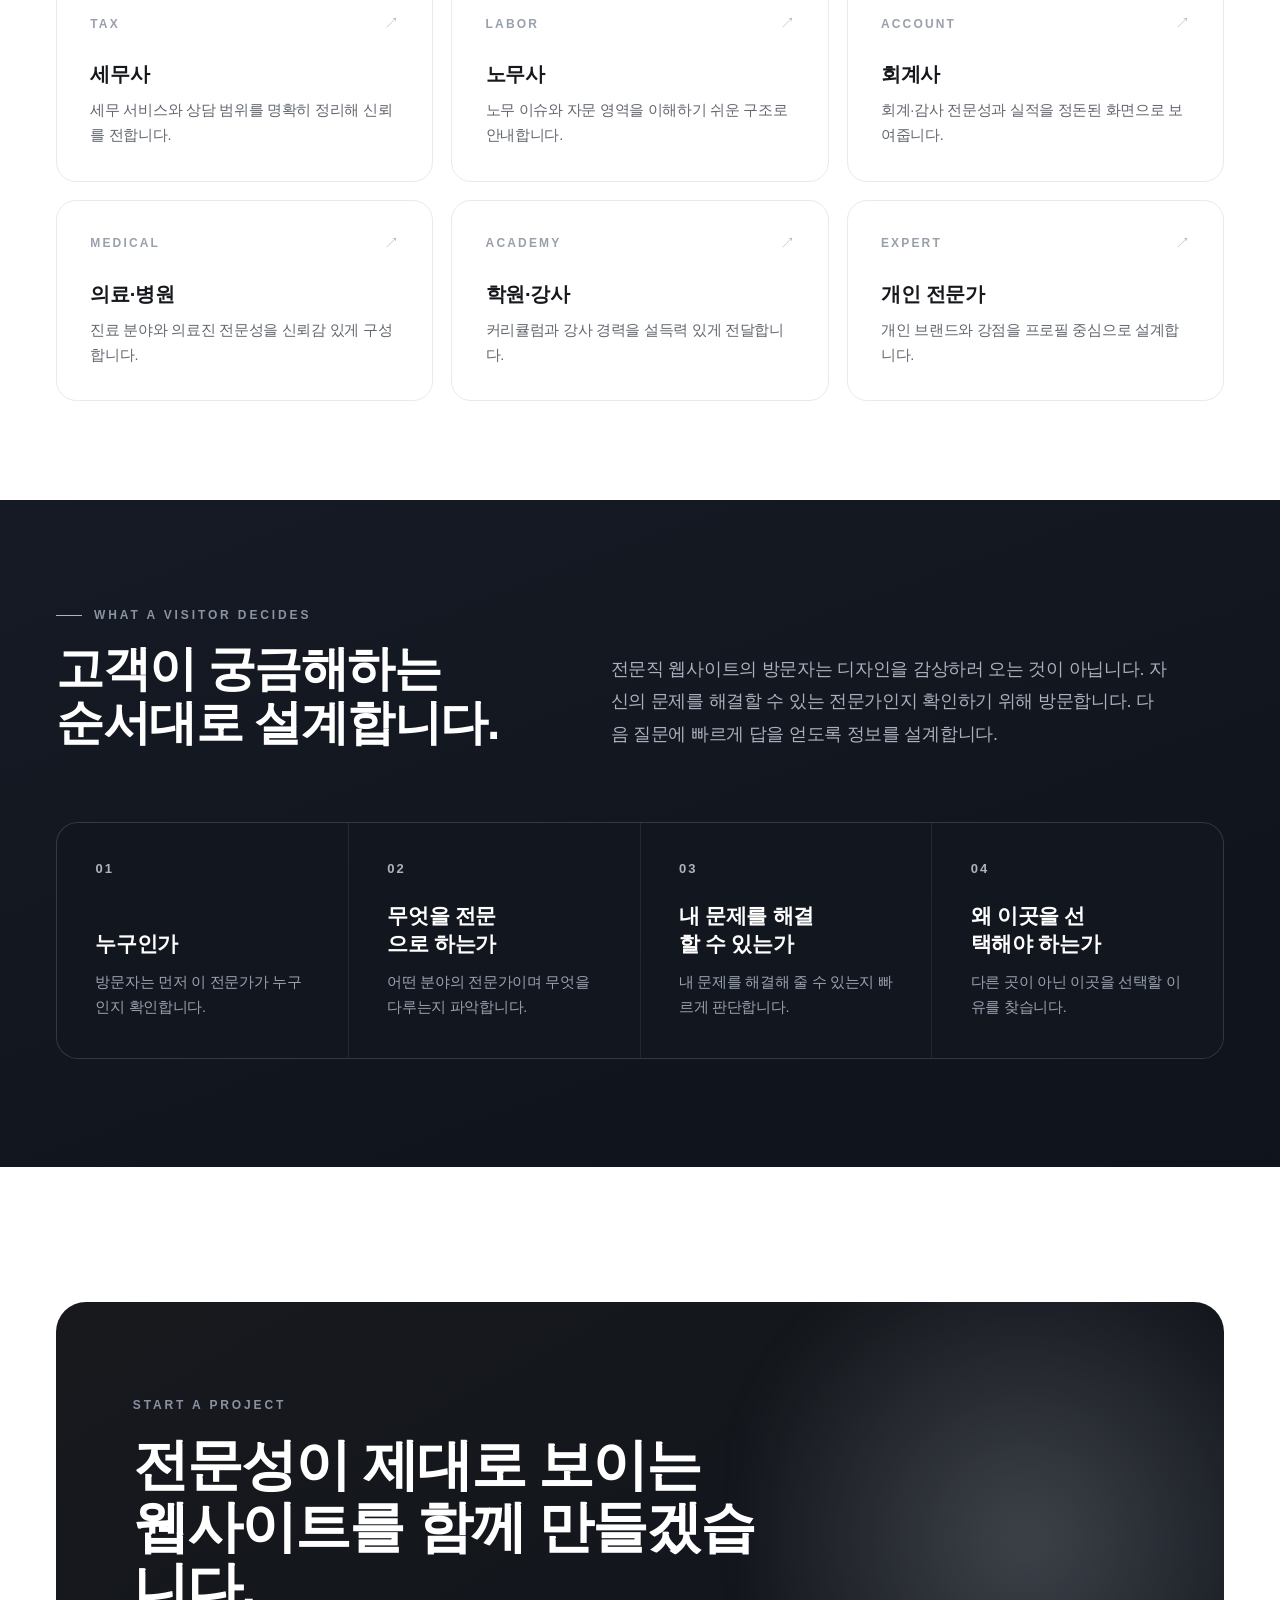
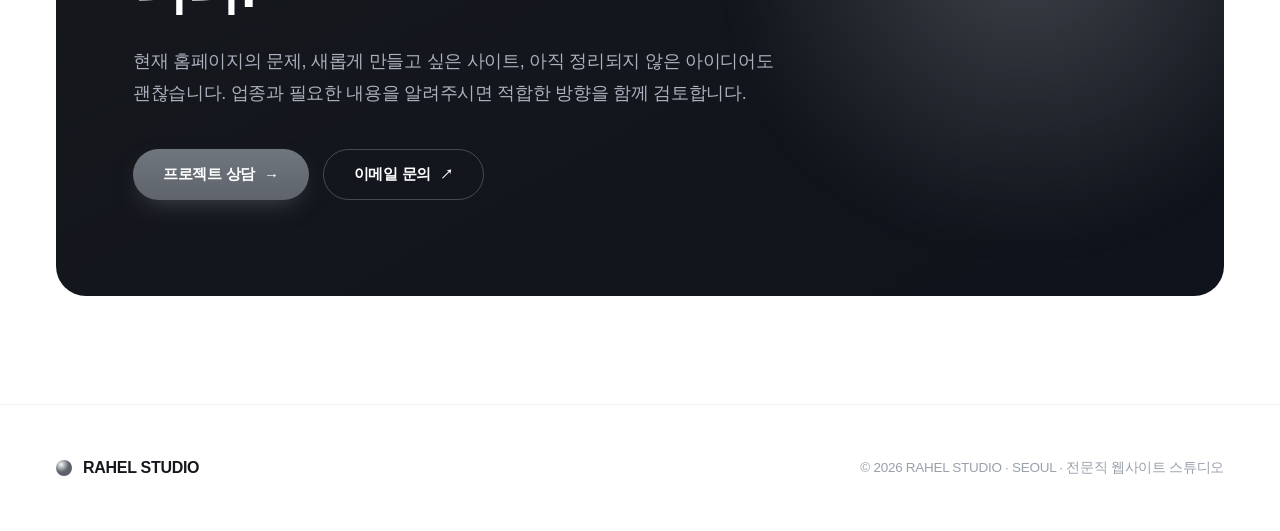
<file: home-v2.html>
<!doctype html>
<html lang="ko">
<head>
<meta charset="utf-8">
<meta name="viewport" content="width=device-width, initial-scale=1, viewport-fit=cover">
<title>전문직 웹사이트 제작 | 세무사·노무사·회계사·병원·학원 | RAHEL STUDIO</title>
<meta name="description" content="세무사·노무사·회계사·병원·학원·강사 등 전문직 웹사이트 제작. 10년 이상 웹사이트 품질을 평가해온 경험과 디자인 전공을 바탕으로 전문성을 신뢰로 전달하는 웹사이트를 설계합니다.">
<meta name="theme-color" content="#ffffff">
<meta name="robots" content="index,follow">
<link rel="canonical" href="https://eunakim1984-pixel.github.io/RAHEL/home-v2.html">
<meta property="og:type" content="website">
<meta property="og:url" content="https://eunakim1984-pixel.github.io/RAHEL/home-v2.html">
<meta property="og:site_name" content="RAHEL STUDIO">
<meta property="og:title" content="10년 이상 웹사이트의 품질을 평가해온 전문가 | RAHEL STUDIO">
<meta property="og:description" content="세무사·노무사·회계사·병원·학원·강사를 위한 전문직 웹사이트 제작 스튜디오.">
<meta property="og:image" content="assets/og-image.png">
<link rel="icon" href="assets/favicon.svg" type="image/svg+xml">
<link rel="icon" href="assets/favicon-32.png" sizes="32x32" type="image/png">
<link rel="apple-touch-icon" href="assets/apple-touch-icon.png">
<!-- Reuse the existing site behaviour for the flip card, roaming orb, silver bead and live-chat modal -->
<link rel="stylesheet" href="assets/rahel.css?v=20260726-1900">
<script src="assets/rahel.js?v=20260726-1900" defer></script>
<style>
  * { box-sizing: border-box; }
  html { scroll-behavior: smooth; }
  body { margin: 0; background: #ffffff; color: #16181d; font-family: "Pretendard Variable", Pretendard, -apple-system, BlinkMacSystemFont, "Apple SD Gothic Neo", "Segoe UI", sans-serif; -webkit-font-smoothing: antialiased; text-rendering: optimizeLegibility; }
  a { color: inherit; text-decoration: none; }
  a.rahel-link { color: #5f646c; }
  a.rahel-link:hover { color: #24272c; }
  ::selection { background: #5f646c; color: #fff; }
  @keyframes rahelUp { from { opacity: 0; transform: translateY(20px); } to { opacity: 1; transform: none; } }
  @keyframes rahelScroll { 0% { transform: translateY(0); opacity: 0; } 30% { opacity: 1; } 100% { transform: translateY(14px); opacity: 0; } }
  @keyframes rahelFloat { 0%,100% { transform: translate(0,0); } 50% { transform: translate(2%,-3%); } }
  @keyframes rahelSteelFlow {
    0% { background-position: 0% 50%, 0 0, 0 0; }
    50% { background-position: 100% 50%, 24px 0, 0 0; }
    100% { background-position: 0% 50%, 48px 0, 0 0; }
  }
  @keyframes rahelSteelGleam {
    0%, 18% { transform: translateX(-145%) skewX(-18deg); opacity: 0; }
    34% { opacity: .72; }
    52%, 100% { transform: translateX(245%) skewX(-18deg); opacity: 0; }
  }
  .rahel-steel-cta {
    position: relative !important;
    isolation: isolate;
    overflow: hidden;
    background:
      linear-gradient(112deg, #f8fafc 0%, #b8bec6 16%, #f4f6f8 31%, #8f969f 46%, #f9fbfc 61%, #aeb5bd 77%, #edf0f3 100%),
      repeating-linear-gradient(96deg, rgba(255,255,255,.24) 0 1px, rgba(75,82,92,.12) 1px 2px, transparent 2px 5px),
      linear-gradient(180deg, #fafbfc, #c8cdd3) !important;
    background-size: 240% 100%, 48px 100%, 100% 100% !important;
    border-color: #abb2bb !important;
    box-shadow:
      0 10px 0 -5px #a9afb7,
      0 17px 24px -12px rgba(20,28,42,.48),
      inset 0 1px 1px rgba(255,255,255,.96),
      inset 0 -2px 3px rgba(63,70,80,.22) !important;
    text-shadow: 0 1px 0 rgba(255,255,255,.8);
    animation: rahelSteelFlow 4.8s ease-in-out infinite;
    transition: transform .16s ease, box-shadow .16s ease, filter .2s ease !important;
  }
  .rahel-steel-cta::before {
    content: "";
    position: absolute;
    z-index: -1;
    top: -70%;
    bottom: -70%;
    left: -34%;
    width: 34%;
    pointer-events: none;
    background: linear-gradient(90deg, transparent, rgba(255,255,255,.92), rgba(226,228,231,.5), transparent);
    filter: blur(2px);
    animation: rahelSteelGleam 3.8s ease-in-out infinite;
  }
  .rahel-steel-cta:hover {
    transform: translateY(-2px) !important;
    filter: saturate(1.08) contrast(1.04);
    box-shadow:
      0 12px 0 -6px #9ca3ac,
      0 22px 30px -14px rgba(20,28,42,.55),
      inset 0 1px 1px rgba(255,255,255,1),
      inset 0 -2px 3px rgba(63,70,80,.24) !important;
  }
  .rahel-steel-cta:active {
    transform: translateY(5px) scale(.985) !important;
    box-shadow:
      0 2px 0 -1px #9299a2,
      0 5px 9px -5px rgba(20,28,42,.48),
      inset 0 2px 5px rgba(70,78,88,.24),
      inset 0 -1px 1px rgba(255,255,255,.72) !important;
  }
  .rahel-steel-cta:focus-visible {
    outline: 3px solid rgba(95,100,108,.34);
    outline-offset: 4px;
  }
  @media (prefers-reduced-motion: reduce) {
    .rahel-steel-cta,
    .rahel-steel-cta::before { animation: none !important; }
  }
  /* --- Mobile responsive optimization --- */
  @media (max-width: 900px){
    .rahel-nav{ display: none !important; }
    .rahel-head-grid{ grid-template-columns: 1fr !important; align-items: start !important; gap: 22px !important; }
  }
  @media (max-width: 560px){
    /* Full-width, easy-to-tap hero buttons */
    .rahel-hero-cta{ gap: 12px !important; }
    .rahel-hero-cta > a{ flex: 1 1 100%; justify-content: center; }
  }
  @media (max-width: 380px){
    /* Prevent the long 3-line headline from crowding on very small phones */
    #top h1{ font-size: clamp(28px, 8vw, 34px) !important; }
  }
</style>
</head>
<body>

<div style="position: relative; min-height: 100vh; overflow: clip;">

  <!-- HEADER -->
  <header style="position: sticky; top: 0; z-index: 60; background: rgba(255,255,255,0.7); backdrop-filter: blur(16px); -webkit-backdrop-filter: blur(16px); border-bottom: 1px solid rgba(20,30,60,0.06);">
    <div style="max-width: 1280px; margin: 0 auto; padding: 0 clamp(20px, 5vw, 56px); height: 78px; display: flex; align-items: center; justify-content: space-between; gap: 24px;">
      <a href="#top" style="font-weight: 800; letter-spacing: -0.01em; font-size: 18px; display: flex; align-items: center; gap: 11px;">
        <span style="width: 18px; height: 18px; border-radius: 50%; background: radial-gradient(circle at 32% 28%, #f5f6f7 0%, #5f646c 48%, #555b63 100%); box-shadow: 0 3px 8px -2px rgba(95,100,108,0.6), inset 0 1px 2px rgba(255,255,255,0.7); display: inline-block;"></span>
        RAHEL STUDIO
      </a>
      <nav class="rahel-nav" style="display: flex; align-items: center; gap: 34px; font-size: 14.5px; color: #565a63; font-weight: 500;">
        <a href="#works" style="transition: color .2s;" style-hover="color: #16181d;">Works</a>
        <a href="#services" style="transition: color .2s;" style-hover="color: #16181d;">Services</a>
        <a href="#fields" style="transition: color .2s;" style-hover="color: #16181d;">About</a>
        <a href="#decides" style="transition: color .2s;" style-hover="color: #16181d;">Insight</a>
        <a href="#contact" style="transition: color .2s;" style-hover="color: #16181d;">Contact</a>
      </nav>
      <div style="display: flex; align-items: center; gap: 18px;">
        <span style="font-size: 12px; letter-spacing: 0.18em; color: #9aa0ab; font-weight: 700;">EN</span>
      </div>
    </div>
  </header>

  <!-- HERO -->
  <section id="top" style="position: relative; max-width: 1280px; margin: 0 auto; padding: clamp(52px, 8vh, 112px) clamp(20px, 5vw, 56px) clamp(40px, 6vh, 76px);">
    <div style="position: absolute; top: -8%; right: 4%; width: clamp(360px, 46vw, 720px); height: clamp(360px, 46vw, 720px); background: radial-gradient(circle at 50% 45%, rgba(155,160,167,0.55) 0%, rgba(205,208,212,0.28) 38%, rgba(255,255,255,0) 68%); filter: blur(14px); z-index: 0; pointer-events: none; animation: rahelFloat 14s ease-in-out infinite;"></div>

    <div style="position: relative; z-index: 1; display: flex; flex-direction: column; gap: clamp(40px, 7vw, 96px);">
      <div>
        <div style="display: flex; align-items: center; gap: 14px; margin-bottom: clamp(26px, 4.5vh, 48px); animation: rahelUp .7s ease both;">
          <span style="width: 34px; height: 1px; background: #5f646c; display: inline-block;"></span>
          <span style="font-size: 12px; letter-spacing: 0.26em; font-weight: 700; color: #6b7280;">PROFESSIONAL WEBSITE STUDIO</span>
        </div>
        <h1 style="margin: 0; font-size: clamp(30px, 4.6vw, 60px); line-height: 1.32; letter-spacing: -0.018em; font-weight: 450; text-wrap: balance; animation: rahelUp .8s ease .05s both;">
          10년 이상 웹사이트의 품질을 평가해온<br><span style="font-weight: 650; color: #16181d;">전문가에게 맡기세요.</span>
        </h1>
        <p style="margin: clamp(26px, 4vh, 42px) 0 0; max-width: 560px; font-size: clamp(15px, 1.5vw, 18px); line-height: 1.78; color: #4c515b; animation: rahelUp .8s ease .12s both;">
          세무·회계·노무·의료·교육 등 전문성이 중요한 비즈니스를 위해 정보 구조부터 디자인까지 설계합니다. 복잡한 전문 서비스를 고객이 빠르게 이해하고, 신뢰하고, 문의할 수 있는 웹사이트로 만듭니다.
        </p>
        <div class="rahel-hero-cta" style="display: flex; flex-wrap: wrap; align-items: center; gap: 14px; margin-top: clamp(30px, 4vh, 48px); animation: rahelUp .8s ease .2s both;">
          <a class="rahel-steel-cta" href="works.html" style="display: inline-flex; align-items: center; gap: 10px; background: linear-gradient(145deg,#f7f8fa 0%,#d9dde3 48%,#eef1f5 100%); color: #16181d; font-size: 15px; font-weight: 650; padding: 15px 30px; border-radius: 999px; border: 1px solid #cfd4dc; box-shadow: 0 8px 20px -10px rgba(20,30,60,0.35), inset 0 1px 1px rgba(255,255,255,0.9); transition: transform .2s, box-shadow .2s;">작업 사례 보기 <span>→</span></a>
        </div>
      </div>

      <!-- glass identity / flip card (이전 디자인·이전 사이즈 그대로) -->
      <div class="rs-hero-art">
        <div class="rs-orbit" aria-hidden="true"></div>
        <div class="rs-card-3d" id="rs-profile-card">
          <div class="rs-card-inner">
            <div class="rs-card-face rs-card-front">
              <div class="rs-card-content">
                <div class="rs-card-top"><span>RAHEL STUDIO</span><span>SEOUL / 2026</span></div>
                <div>
                  <div class="rs-signature">Rahel</div>
                  <div class="rs-role" data-ko="웹사이트 전략 · 디자인" data-en="Website Strategy · Design">웹사이트 전략 · 디자인</div>
                </div>
                <div class="rs-card-bottom">
                  <div class="rs-cred-wrap">
                    <span class="rs-cred" data-ko="디자인 학사 졸업<br>10년+ 웹사이트·검색·AI 품질 평가 및 검수" data-en="B.A. in Design<br>10+ yrs website, search &amp; AI quality evaluation">디자인 학사 졸업<br>10년+ 웹사이트·검색·AI 품질 평가 및 검수</span>
                    <span class="rs-chip-badge" data-ko="영어 상담 가능" data-en="English consultation available">영어 상담 가능</span>
                  </div>
                  <button class="rs-flip-btn" type="button" aria-label="프로필 카드 뒤집기"><span data-ko="프로필 Click" data-en="Profile Click">프로필 Click</span> ⟳</button>
                </div>
              </div>
            </div>
            <div class="rs-card-face rs-card-back">
              <div class="rs-card-content">
                <div class="rs-card-top">
                  <span>PROFILE</span>
                  <button class="rs-flip-btn rs-flip-back" type="button" aria-label="앞면으로 돌아가기"><span data-ko="뒤로" data-en="Back">뒤로</span> ⟲</button>
                </div>
                <div class="rs-back-body">
                  <p class="rs-back-lead" data-ko="경력 및 프로젝트 경험" data-en="Career / Project Experience">경력 및 프로젝트 경험</p>
                  <p class="rs-back-clients" data-ko="H대학교 항공운항과 졸업<br>K대학교 디자인학사 졸업<br>TELUS, Appen, RWS 등 외국계 기업 근무<br>웹사이트 전문 평가사 경력<br>AI 오류 및 정확도 검수 경력<br>웹사이트 품질 평가 경력 10년 이상" data-en="Aviation Operations, H University<br>B.A. in Design, K University<br>Worked at global firms incl. TELUS, Appen, RWS<br>Professional website evaluator<br>AI error &amp; accuracy QA experience<br>10+ years of website quality evaluation">H대학교 항공운항과 졸업<br>K대학교 디자인학사 졸업<br>TELUS, Appen, RWS 등 외국계 기업 근무<br>웹사이트 전문 평가사 경력<br>AI 오류 및 정확도 검수 경력<br>웹사이트 품질 평가 경력 10년 이상</p>
                  <p class="rs-back-clients" data-ko="웹사이트와 검색 결과의 품질을 평가해 온 기준으로, 고객의 전문성이 이해와 신뢰로 이어지는 웹사이트를 설계합니다." data-en="I use my website and search quality evaluation experience to design sites that turn expertise into clarity and trust.">웹사이트와 검색 결과의 품질을 평가해 온 기준으로, 고객의 전문성이 이해와 신뢰로 이어지는 웹사이트를 설계합니다.</p>
                </div>
                <a class="rs-back-cta" href="#contact"><span data-ko="웹사이트 상담" data-en="Website consultation">웹사이트 상담</span> →</a>
              </div>
            </div>
          </div>
        </div>
      </div>
    </div>

    <div style="position: relative; z-index: 1; display: flex; align-items: center; gap: 12px; margin-top: clamp(44px, 7vh, 92px); color: #9aa0ab;">
      <span style="width: 22px; height: 34px; border: 1px solid #cfd4dc; border-radius: 999px; position: relative; display: inline-block;"><span style="position: absolute; left: 50%; top: 8px; width: 3px; height: 6px; margin-left: -1.5px; background: #5f646c; border-radius: 2px; animation: rahelScroll 1.8s ease-in-out infinite;"></span></span>
      <span style="font-size: 12px; letter-spacing: 0.2em; font-weight: 600;">SCROLL TO EXPLORE</span>
    </div>
  </section>

  <!-- WORKS (두 번째 섹션) -->
  <section id="works" style="border-top: 1px solid #eef0f3; max-width: 1280px; margin: 0 auto; padding: clamp(72px, 11vh, 150px) clamp(20px, 5vw, 56px);">
    <div style="display: flex; flex-wrap: wrap; justify-content: space-between; align-items: end; gap: 24px; margin-bottom: clamp(40px, 6vh, 64px);">
      <div>
        <div style="display: flex; align-items: center; gap: 12px; margin-bottom: 20px;"><span style="width: 26px; height: 1px; background: #5f646c;"></span><span style="font-size: 12px; letter-spacing: 0.24em; font-weight: 700; color: #6b7280;">SELECTED WORKS</span></div>
        <h2 style="margin: 0; font-size: clamp(30px, 4vw, 52px); line-height: 1.1; letter-spacing: -0.03em; font-weight: 800;">포트폴리오</h2>
        <p style="margin: 12px 0 0; font-size: clamp(14px, 1.4vw, 17px); color: #8a8f98; font-weight: 500; letter-spacing: -0.01em;">문제와 해결 방향을 담은 Concept Project</p>
      </div>
      <a href="#contact" class="rahel-link" style="font-size: 15px; font-weight: 700; display: inline-flex; align-items: center; gap: 8px;">프로젝트 문의 <span>→</span></a>
    </div>
    <div style="display: grid; grid-template-columns: repeat(auto-fit, minmax(300px, 1fr)); gap: 20px;">
      <a href="#contact" style="display: block; transition: transform .25s;" style-hover="transform: translateY(-5px);">
        <div style="border-radius: 20px; aspect-ratio: 4/3; background: linear-gradient(150deg, rgba(155,160,167,0.22), rgba(241,242,243,0.55)); border: 1px solid #e7eaef; display: flex; align-items: flex-end; padding: 24px; position: relative; overflow: hidden;">
          <div style="position: absolute; top: -20%; right: -10%; width: 60%; height: 90%; background: radial-gradient(circle, rgba(155,160,167,0.45), transparent 70%); filter: blur(6px);"></div>
          <span style="position: relative; font-size: 13px; font-weight: 700; letter-spacing: 0.1em; color: #5f646c; background: rgba(255,255,255,0.7); border-radius: 999px; padding: 7px 14px; -webkit-backdrop-filter: blur(6px); backdrop-filter: blur(6px);">TAX OFFICE</span>
        </div>
        <div style="padding: 20px 4px 0;">
          <h3 style="margin: 0 0 6px; font-size: 18.5px; font-weight: 700; letter-spacing: -0.015em;">세무사무소 리브랜딩</h3>
          <p style="margin: 0; font-size: 14px; color: #62676f; line-height: 1.6;">서비스를 고객 유형과 상담 목적에 따라 재구성해 필요한 업무와 상담 동선을 명확히 설계했습니다.</p>
        </div>
      </a>
      <a href="#contact" style="display: block; transition: transform .25s;" style-hover="transform: translateY(-5px);">
        <div style="border-radius: 20px; aspect-ratio: 4/3; background: linear-gradient(150deg, rgba(155,160,167,0.22), rgba(241,242,243,0.55)); border: 1px solid #e7eaef; display: flex; align-items: flex-end; padding: 24px; position: relative; overflow: hidden;">
          <div style="position: absolute; top: -20%; right: -10%; width: 60%; height: 90%; background: radial-gradient(circle, rgba(155,160,167,0.45), transparent 70%); filter: blur(6px);"></div>
          <span style="position: relative; font-size: 13px; font-weight: 700; letter-spacing: 0.1em; color: #5f646c; background: rgba(255,255,255,0.7); border-radius: 999px; padding: 7px 14px; -webkit-backdrop-filter: blur(6px); backdrop-filter: blur(6px);">CLINIC</span>
        </div>
        <div style="padding: 20px 4px 0;">
          <h3 style="margin: 0 0 6px; font-size: 18.5px; font-weight: 700; letter-spacing: -0.015em;">전문 의원 홈페이지</h3>
          <p style="margin: 0; font-size: 14px; color: #62676f; line-height: 1.6;">분산된 의료진 정보와 진료 안내를 하나의 흐름으로 연결해 핵심 내용을 빠르게 찾도록 설계했습니다.</p>
        </div>
      </a>
      <a href="#contact" style="display: block; transition: transform .25s;" style-hover="transform: translateY(-5px);">
        <div style="border-radius: 20px; aspect-ratio: 4/3; background: linear-gradient(150deg, rgba(155,160,167,0.22), rgba(241,242,243,0.55)); border: 1px solid #e7eaef; display: flex; align-items: flex-end; padding: 24px; position: relative; overflow: hidden;">
          <div style="position: absolute; top: -20%; right: -10%; width: 60%; height: 90%; background: radial-gradient(circle, rgba(155,160,167,0.45), transparent 70%); filter: blur(6px);"></div>
          <span style="position: relative; font-size: 13px; font-weight: 700; letter-spacing: 0.1em; color: #5f646c; background: rgba(255,255,255,0.7); border-radius: 999px; padding: 7px 14px; -webkit-backdrop-filter: blur(6px); backdrop-filter: blur(6px);">ACADEMY</span>
        </div>
        <div style="padding: 20px 4px 0;">
          <h3 style="margin: 0 0 6px; font-size: 18.5px; font-weight: 700; letter-spacing: -0.015em;">전문 강사 브랜드</h3>
          <p style="margin: 0; font-size: 14px; color: #62676f; line-height: 1.6;">강사의 전문성부터 커리큘럼, 수강 대상, 후기와 신청까지 자연스럽게 이어지도록 설계했습니다.</p>
        </div>
      </a>
    </div>
  </section>

  <!-- WHY -->
  <section id="services" style="border-top: 1px solid #eef0f3; max-width: 1280px; margin: 0 auto; padding: clamp(72px, 11vh, 150px) clamp(20px, 5vw, 56px);">
    <div class="rahel-head-grid" style="display: grid; grid-template-columns: minmax(0, 1fr) minmax(0, 1.3fr); gap: clamp(28px, 5vw, 80px); align-items: end; margin-bottom: clamp(48px, 7vh, 84px);">
      <div>
        <div style="display: flex; align-items: center; gap: 12px; margin-bottom: 20px;"><span style="width: 26px; height: 1px; background: #5f646c;"></span><span style="font-size: 12px; letter-spacing: 0.24em; font-weight: 700; color: #6b7280;">WHY RAHEL STUDIO</span></div>
        <h2 style="margin: 0; font-size: clamp(28px, 3.6vw, 46px); line-height: 1.14; letter-spacing: -0.03em; font-weight: 800; text-wrap: balance;">경험을 기준으로<br>다르게 설계합니다.</h2>
      </div>
      <p style="margin: 0; font-size: clamp(15px, 1.4vw, 18px); line-height: 1.8; color: #4c515b; max-width: 560px;">전문직 홈페이지에서 중요한 것은 화려함보다 신뢰입니다. 사용자가 필요한 정보를 빠르게 찾고, 전문가의 경험과 전문성을 이해할 수 있도록 구조와 디자인을 함께 설계합니다.</p>
    </div>
    <div style="display: grid; grid-template-columns: repeat(auto-fit, minmax(260px, 1fr)); gap: 1px; background: #eef0f3; border: 1px solid #eef0f3; border-radius: 22px; overflow: hidden;">
      <div style="background: #fff; padding: clamp(28px, 3vw, 44px); transition: background .25s;" style-hover="background: #f7f7f8;">
        <div style="font-size: clamp(30px, 3.4vw, 46px); font-weight: 800; letter-spacing: -0.03em; color: #5f646c;">10+</div>
        <div style="font-size: 12px; letter-spacing: 0.14em; color: #9aa0ab; font-weight: 700; margin: 8px 0 24px;">YEARS</div>
        <h3 style="margin: 0 0 12px; font-size: 19px; font-weight: 700; letter-spacing: -0.01em;">정보부터 설계합니다</h3>
        <p style="margin: 0; font-size: 14.5px; line-height: 1.75; color: #62676f;">10년 이상 웹사이트 품질을 평가하며 쌓은 기준으로, 고객이 무엇을 찾고 어떤 순서로 판단하는지 먼저 분석합니다.</p>
      </div>
      <div style="background: #fff; padding: clamp(28px, 3vw, 44px); transition: background .25s;" style-hover="background: #f7f7f8;">
        <div style="font-size: clamp(30px, 3.4vw, 46px); font-weight: 800; letter-spacing: -0.03em; color: #5f646c;">Aa</div>
        <div style="font-size: 12px; letter-spacing: 0.14em; color: #9aa0ab; font-weight: 700; margin: 8px 0 24px;">DESIGN</div>
        <h3 style="margin: 0 0 12px; font-size: 19px; font-weight: 700; letter-spacing: -0.01em;">복잡한 전문성을 쉽게 정리합니다</h3>
        <p style="margin: 0; font-size: 14.5px; line-height: 1.75; color: #62676f;">전문 용어와 다양한 서비스 내용을 방문자가 이해하기 쉬운 정보 구조와 언어로 재구성합니다.</p>
      </div>
      <div style="background: #fff; padding: clamp(28px, 3vw, 44px); transition: background .25s;" style-hover="background: #f7f7f8;">
        <div style="font-size: clamp(30px, 3.4vw, 46px); font-weight: 800; letter-spacing: -0.03em; color: #5f646c;">E·E·A·T</div>
        <div style="font-size: 12px; letter-spacing: 0.14em; color: #9aa0ab; font-weight: 700; margin: 8px 0 24px;">TRUST</div>
        <h3 style="margin: 0 0 12px; font-size: 19px; font-weight: 700; letter-spacing: -0.01em;">디자인과 검색을 함께 봅니다</h3>
        <p style="margin: 0; font-size: 14.5px; line-height: 1.75; color: #62676f;">보기 좋은 화면뿐 아니라 콘텐츠 구조, 검색 의도와 전문성을 뒷받침하는 신뢰 요소까지 함께 고려합니다.</p>
      </div>
    </div>
  </section>

  <!-- FIELDS -->
  <section id="fields" style="border-top: 1px solid #eef0f3; max-width: 1280px; margin: 0 auto; padding: clamp(72px, 11vh, 150px) clamp(20px, 5vw, 56px);">
    <div class="rahel-head-grid" style="display: grid; grid-template-columns: minmax(0, 1fr) minmax(0, 1.3fr); gap: clamp(28px, 5vw, 80px); align-items: end; margin-bottom: clamp(48px, 7vh, 84px);">
      <div>
        <div style="display: flex; align-items: center; gap: 12px; margin-bottom: 20px;"><span style="width: 26px; height: 1px; background: #5f646c;"></span><span style="font-size: 12px; letter-spacing: 0.24em; font-weight: 700; color: #6b7280;">PROFESSIONAL FIELDS</span></div>
        <h2 style="margin: 0; font-size: clamp(28px, 3.6vw, 46px); line-height: 1.14; letter-spacing: -0.03em; font-weight: 800; text-wrap: balance;">신뢰가 선택의 기준이 되는<br>분야에 집중합니다.</h2>
      </div>
      <p style="margin: 0; font-size: clamp(15px, 1.4vw, 18px); line-height: 1.8; color: #4c515b; max-width: 540px;">서비스 설명이 복잡하거나, 경력과 전문성을 명확히 보여줘야 하는 업종에 맞춰 정보 구조를 설계합니다.</p>
    </div>
    <div style="display: grid; grid-template-columns: repeat(auto-fit, minmax(300px, 1fr)); gap: 18px;">
      <a href="#contact" style="border: 1px solid #e7eaef; border-radius: 20px; padding: clamp(26px, 2.6vw, 38px); display: block; transition: transform .25s, border-color .25s, box-shadow .25s; background: #fff;" style-hover="transform: translateY(-4px); border-color: #5f646c; box-shadow: 0 22px 46px -26px rgba(95,100,108,0.4);">
        <div style="display: flex; justify-content: space-between; align-items: center; margin-bottom: 28px;"><span style="font-size: 12px; letter-spacing: 0.18em; color: #9aa0ab; font-weight: 700;">TAX</span><span style="font-size: 15px; color: #b9bec7;">↗</span></div>
        <h3 style="margin: 0 0 10px; font-size: 20px; font-weight: 700; letter-spacing: -0.015em;">세무사</h3>
        <p style="margin: 0; font-size: 14.5px; line-height: 1.7; color: #62676f;">세무 서비스와 상담 범위를 명확히 정리해 신뢰를 전합니다.</p>
      </a>
      <a href="#contact" style="border: 1px solid #e7eaef; border-radius: 20px; padding: clamp(26px, 2.6vw, 38px); display: block; transition: transform .25s, border-color .25s, box-shadow .25s; background: #fff;" style-hover="transform: translateY(-4px); border-color: #5f646c; box-shadow: 0 22px 46px -26px rgba(95,100,108,0.4);">
        <div style="display: flex; justify-content: space-between; align-items: center; margin-bottom: 28px;"><span style="font-size: 12px; letter-spacing: 0.18em; color: #9aa0ab; font-weight: 700;">LABOR</span><span style="font-size: 15px; color: #b9bec7;">↗</span></div>
        <h3 style="margin: 0 0 10px; font-size: 20px; font-weight: 700; letter-spacing: -0.015em;">노무사</h3>
        <p style="margin: 0; font-size: 14.5px; line-height: 1.7; color: #62676f;">노무 이슈와 자문 영역을 이해하기 쉬운 구조로 안내합니다.</p>
      </a>
      <a href="#contact" style="border: 1px solid #e7eaef; border-radius: 20px; padding: clamp(26px, 2.6vw, 38px); display: block; transition: transform .25s, border-color .25s, box-shadow .25s; background: #fff;" style-hover="transform: translateY(-4px); border-color: #5f646c; box-shadow: 0 22px 46px -26px rgba(95,100,108,0.4);">
        <div style="display: flex; justify-content: space-between; align-items: center; margin-bottom: 28px;"><span style="font-size: 12px; letter-spacing: 0.18em; color: #9aa0ab; font-weight: 700;">ACCOUNT</span><span style="font-size: 15px; color: #b9bec7;">↗</span></div>
        <h3 style="margin: 0 0 10px; font-size: 20px; font-weight: 700; letter-spacing: -0.015em;">회계사</h3>
        <p style="margin: 0; font-size: 14.5px; line-height: 1.7; color: #62676f;">회계·감사 전문성과 실적을 정돈된 화면으로 보여줍니다.</p>
      </a>
      <a href="#contact" style="border: 1px solid #e7eaef; border-radius: 20px; padding: clamp(26px, 2.6vw, 38px); display: block; transition: transform .25s, border-color .25s, box-shadow .25s; background: #fff;" style-hover="transform: translateY(-4px); border-color: #5f646c; box-shadow: 0 22px 46px -26px rgba(95,100,108,0.4);">
        <div style="display: flex; justify-content: space-between; align-items: center; margin-bottom: 28px;"><span style="font-size: 12px; letter-spacing: 0.18em; color: #9aa0ab; font-weight: 700;">MEDICAL</span><span style="font-size: 15px; color: #b9bec7;">↗</span></div>
        <h3 style="margin: 0 0 10px; font-size: 20px; font-weight: 700; letter-spacing: -0.015em;">의료·병원</h3>
        <p style="margin: 0; font-size: 14.5px; line-height: 1.7; color: #62676f;">진료 분야와 의료진 전문성을 신뢰감 있게 구성합니다.</p>
      </a>
      <a href="#contact" style="border: 1px solid #e7eaef; border-radius: 20px; padding: clamp(26px, 2.6vw, 38px); display: block; transition: transform .25s, border-color .25s, box-shadow .25s; background: #fff;" style-hover="transform: translateY(-4px); border-color: #5f646c; box-shadow: 0 22px 46px -26px rgba(95,100,108,0.4);">
        <div style="display: flex; justify-content: space-between; align-items: center; margin-bottom: 28px;"><span style="font-size: 12px; letter-spacing: 0.18em; color: #9aa0ab; font-weight: 700;">ACADEMY</span><span style="font-size: 15px; color: #b9bec7;">↗</span></div>
        <h3 style="margin: 0 0 10px; font-size: 20px; font-weight: 700; letter-spacing: -0.015em;">학원·강사</h3>
        <p style="margin: 0; font-size: 14.5px; line-height: 1.7; color: #62676f;">커리큘럼과 강사 경력을 설득력 있게 전달합니다.</p>
      </a>
      <a href="#contact" style="border: 1px solid #e7eaef; border-radius: 20px; padding: clamp(26px, 2.6vw, 38px); display: block; transition: transform .25s, border-color .25s, box-shadow .25s; background: #fff;" style-hover="transform: translateY(-4px); border-color: #5f646c; box-shadow: 0 22px 46px -26px rgba(95,100,108,0.4);">
        <div style="display: flex; justify-content: space-between; align-items: center; margin-bottom: 28px;"><span style="font-size: 12px; letter-spacing: 0.18em; color: #9aa0ab; font-weight: 700;">EXPERT</span><span style="font-size: 15px; color: #b9bec7;">↗</span></div>
        <h3 style="margin: 0 0 10px; font-size: 20px; font-weight: 700; letter-spacing: -0.015em;">개인 전문가</h3>
        <p style="margin: 0; font-size: 14.5px; line-height: 1.7; color: #62676f;">개인 브랜드와 강점을 프로필 중심으로 설계합니다.</p>
      </a>
    </div>
  </section>

  <!-- DECIDES (dark) -->
  <section id="decides" style="background: linear-gradient(160deg,#151a24 0%,#0f131b 100%); color: #fff;">
    <div style="max-width: 1280px; margin: 0 auto; padding: clamp(76px, 12vh, 160px) clamp(20px, 5vw, 56px);">
      <div class="rahel-head-grid" style="display: grid; grid-template-columns: minmax(0, 1fr) minmax(0, 1.25fr); gap: clamp(28px, 5vw, 80px); align-items: end; margin-bottom: clamp(52px, 8vh, 92px);">
        <div>
          <div style="display: flex; align-items: center; gap: 12px; margin-bottom: 20px;"><span style="width: 26px; height: 1px; background: #aeb4bb;"></span><span style="font-size: 12px; letter-spacing: 0.24em; font-weight: 700; color: #8b93a3;">WHAT A VISITOR DECIDES</span></div>
          <h2 style="margin: 0; font-size: clamp(28px, 3.8vw, 48px); line-height: 1.12; letter-spacing: -0.03em; font-weight: 800; text-wrap: balance;">고객이 궁금해하는<br>순서대로 설계합니다.</h2>
        </div>
        <p style="margin: 0; font-size: clamp(15px, 1.4vw, 18px); line-height: 1.8; color: #aab0bd; max-width: 560px;">전문직 웹사이트의 방문자는 디자인을 감상하러 오는 것이 아닙니다. 자신의 문제를 해결할 수 있는 전문가인지 확인하기 위해 방문합니다. 다음 질문에 빠르게 답을 얻도록 정보를 설계합니다.</p>
      </div>
      <div style="display: grid; grid-template-columns: repeat(auto-fit, minmax(240px, 1fr)); gap: 1px; background: rgba(255,255,255,0.08); border: 1px solid rgba(255,255,255,0.08); border-radius: 22px; overflow: hidden;">
        <div style="background: #12161f; padding: clamp(28px, 3vw, 40px); min-height: 230px; display: flex; flex-direction: column;">
          <div style="font-size: 13px; letter-spacing: 0.16em; color: #aeb4bb; font-weight: 700; margin-bottom: auto;">01</div>
          <h3 style="margin: 26px 0 12px; font-size: 21px; font-weight: 700; letter-spacing: -0.015em;">누구인가</h3>
          <p style="margin: 0; font-size: 14.5px; line-height: 1.7; color: #9aa2b0;">방문자는 먼저 이 전문가가 누구인지 확인합니다.</p>
        </div>
        <div style="background: #12161f; padding: clamp(28px, 3vw, 40px); min-height: 230px; display: flex; flex-direction: column;">
          <div style="font-size: 13px; letter-spacing: 0.16em; color: #aeb4bb; font-weight: 700; margin-bottom: auto;">02</div>
          <h3 style="margin: 26px 0 12px; font-size: 21px; font-weight: 700; letter-spacing: -0.015em;">무엇을 전문으로 하는가</h3>
          <p style="margin: 0; font-size: 14.5px; line-height: 1.7; color: #9aa2b0;">어떤 분야의 전문가이며 무엇을 다루는지 파악합니다.</p>
        </div>
        <div style="background: #12161f; padding: clamp(28px, 3vw, 40px); min-height: 230px; display: flex; flex-direction: column;">
          <div style="font-size: 13px; letter-spacing: 0.16em; color: #aeb4bb; font-weight: 700; margin-bottom: auto;">03</div>
          <h3 style="margin: 26px 0 12px; font-size: 21px; font-weight: 700; letter-spacing: -0.015em;">내 문제를 해결할 수 있는가</h3>
          <p style="margin: 0; font-size: 14.5px; line-height: 1.7; color: #9aa2b0;">내 문제를 해결해 줄 수 있는지 빠르게 판단합니다.</p>
        </div>
        <div style="background: #12161f; padding: clamp(28px, 3vw, 40px); min-height: 230px; display: flex; flex-direction: column;">
          <div style="font-size: 13px; letter-spacing: 0.16em; color: #aeb4bb; font-weight: 700; margin-bottom: auto;">04</div>
          <h3 style="margin: 26px 0 12px; font-size: 21px; font-weight: 700; letter-spacing: -0.015em;">왜 이곳을 선택해야 하는가</h3>
          <p style="margin: 0; font-size: 14.5px; line-height: 1.7; color: #9aa2b0;">다른 곳이 아닌 이곳을 선택할 이유를 찾습니다.</p>
        </div>
      </div>
    </div>
  </section>

  <!-- CONTACT -->
  <section id="contact" style="max-width: 1280px; margin: clamp(100px, 15vh, 176px) auto clamp(80px, 12vh, 140px); padding: 0 clamp(20px, 5vw, 56px);">
    <div style="position: relative; overflow: hidden; border-radius: 30px; background: linear-gradient(150deg,#17191d 0%,#0f131b 100%); color: #fff; padding: clamp(48px, 8vw, 96px) clamp(28px, 6vw, 88px);">
      <div style="position: absolute; top: -20%; right: -6%; width: 46%; height: 120%; background: radial-gradient(circle, rgba(116,122,130,0.45), transparent 68%); filter: blur(20px); pointer-events: none;"></div>
      <div style="position: relative; max-width: 660px;">
        <div style="font-size: 12px; letter-spacing: 0.24em; font-weight: 700; color: #8b93a3; margin-bottom: 22px;">START A PROJECT</div>
        <h2 style="margin: 0; font-size: clamp(30px, 4.4vw, 56px); line-height: 1.1; letter-spacing: -0.035em; font-weight: 800; text-wrap: balance;">전문성이 제대로 보이는<br>웹사이트를 함께 만들겠습니다.</h2>
        <p style="margin: 26px 0 40px; font-size: clamp(15px, 1.4vw, 18px); line-height: 1.8; color: #aab0bd;">현재 홈페이지의 문제, 새롭게 만들고 싶은 사이트, 아직 정리되지 않은 아이디어도 괜찮습니다. 업종과 필요한 내용을 알려주시면 적합한 방향을 함께 검토합니다.</p>
        <div style="display: flex; flex-wrap: wrap; gap: 14px;">
          <a href="mailto:eunakim1984@gmail.com" style="display: inline-flex; align-items: center; gap: 9px; background: linear-gradient(180deg,#70767e,#5f646c); color: #fff; font-size: 15px; font-weight: 600; padding: 15px 30px; border-radius: 999px; box-shadow: 0 10px 26px -10px rgba(95,100,108,0.7); transition: transform .2s;" style-hover="transform: translateY(-2px);">프로젝트 상담 <span>→</span></a>
          <a href="mailto:eunakim1984@gmail.com" style="display: inline-flex; align-items: center; gap: 9px; border: 1px solid rgba(255,255,255,0.22); color: #fff; font-size: 15px; font-weight: 600; padding: 15px 30px; border-radius: 999px; transition: background .2s, border-color .2s;" style-hover="background: rgba(255,255,255,0.08); border-color: rgba(255,255,255,0.4);">이메일 문의 <span style="font-size: 13px;">↗</span></a>
        </div>
      </div>
    </div>
  </section>

  <!-- FOOTER -->
  <footer style="border-top: 1px solid #eef0f3;">
    <div style="max-width: 1280px; margin: 0 auto; padding: clamp(40px, 6vh, 64px) clamp(20px, 5vw, 56px); display: flex; flex-wrap: wrap; justify-content: space-between; align-items: center; gap: 20px;">
      <div style="display: flex; align-items: center; gap: 11px; font-weight: 800; font-size: 16px;">
        <span style="width: 16px; height: 16px; border-radius: 50%; background: radial-gradient(circle at 32% 28%, #f5f6f7 0%, #5f646c 48%, #555b63 100%); display: inline-block;"></span>
        RAHEL STUDIO
      </div>
      <div style="font-size: 13.5px; color: #9aa0ab;">© 2026 RAHEL STUDIO · SEOUL · 전문직 웹사이트 스튜디오</div>
    </div>
  </footer>

  <!-- floating live-chat button + rolling silver bead + roaming orb are injected by rahel.js -->

</div>

<script>
  // Hover states (reproduce the design's style-hover values with real events)
  (function(){
    var nodes = document.querySelectorAll('[style-hover]');
    Array.prototype.forEach.call(nodes, function(el){
      var base = el.getAttribute('style') || '';
      var hover = el.getAttribute('style-hover') || '';
      var sep = base && !/;\s*$/.test(base) ? '; ' : ' ';
      el.addEventListener('mouseenter', function(){ el.setAttribute('style', base + sep + hover); });
      el.addEventListener('mouseleave', function(){ el.setAttribute('style', base); });
    });
  })();
</script>

</body>
</html>
</file>
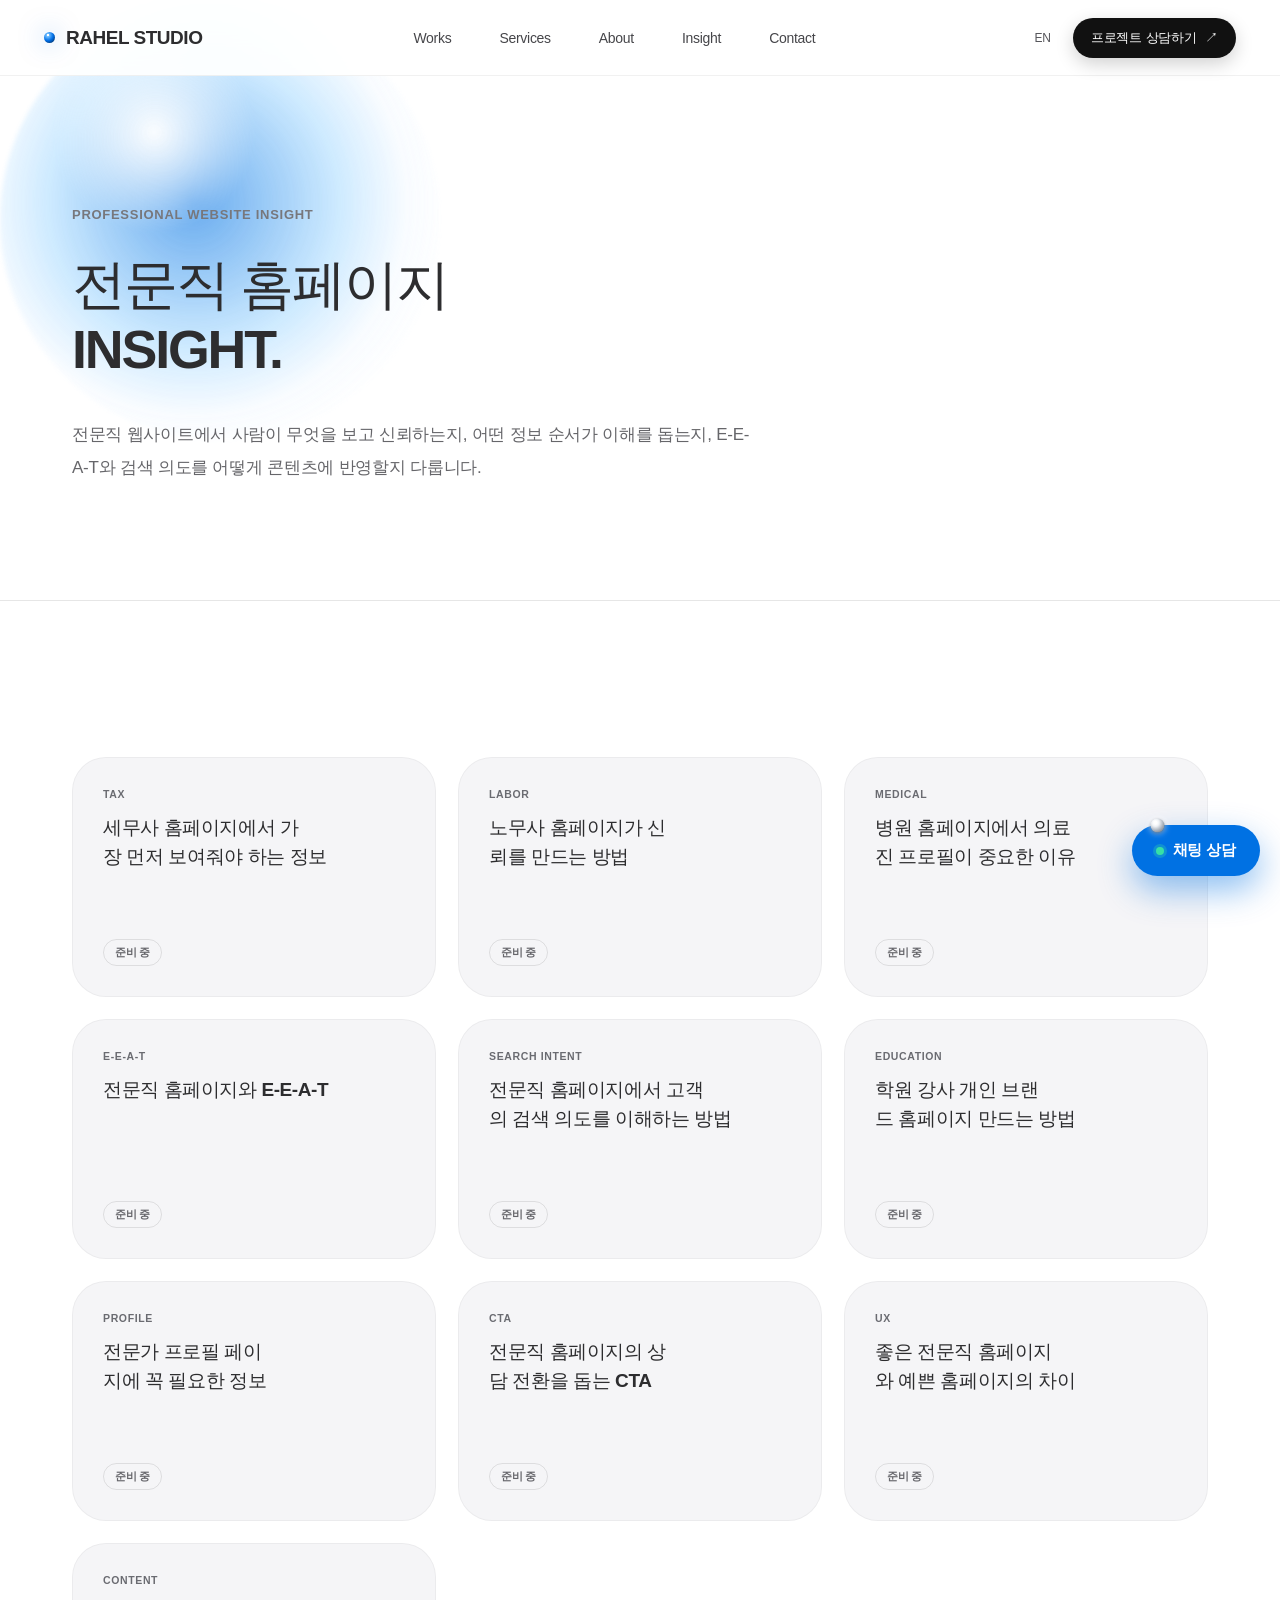
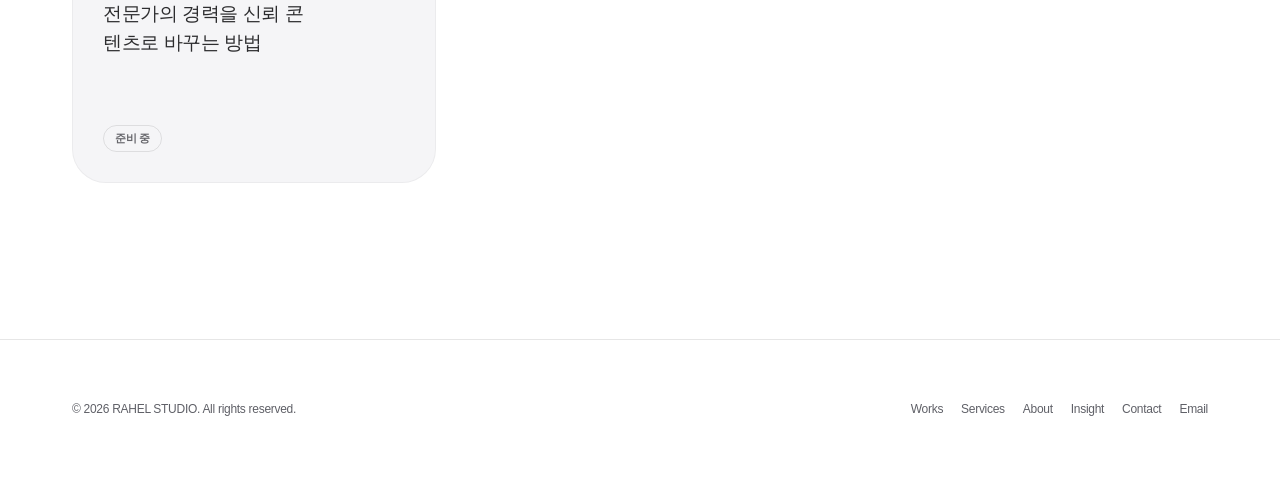
<file: insight.html>
<!doctype html>
<html lang="ko">
<head>
<meta charset="utf-8"><meta name="viewport" content="width=device-width,initial-scale=1,viewport-fit=cover">
<title>전문직 홈페이지 인사이트 | E-E-A-T·신뢰·검색 의도 | RAHEL STUDIO</title>
<meta name="description" content="세무사, 노무사, 병원, 학원, 강사 등 전문직 홈페이지의 정보 구조, 신뢰, E-E-A-T, 검색 의도와 상담 CTA를 다루는 RAHEL STUDIO 인사이트.">
<meta name="theme-color" content="#ffffff"><meta name="robots" content="index,follow">
<link rel="canonical" href="https://eunakim1984-pixel.github.io/RAHEL/insight.html">
<meta property="og:type" content="website">
<meta property="og:url" content="https://eunakim1984-pixel.github.io/RAHEL/insight.html"><meta property="og:site_name" content="RAHEL STUDIO"><meta property="og:title" content="전문직 홈페이지 인사이트 | RAHEL STUDIO"><meta property="og:description" content="전문직 홈페이지의 신뢰, E-E-A-T, 검색 의도, 프로필, 콘텐츠와 CTA를 다룹니다."><meta property="og:image" content="assets/og-image.png"><meta property="og:image:width" content="1200"><meta property="og:image:height" content="630"><meta property="og:image:alt" content="RAHEL STUDIO — 전문직 홈페이지 인사이트"><meta property="og:locale" content="ko_KR"><meta property="og:locale:alternate" content="en_US">
<meta name="twitter:card" content="summary_large_image"><meta name="twitter:title" content="Insight | RAHEL STUDIO"><meta name="twitter:description" content="Trust, E-E-A-T, search intent, profile content, and conversion for professional websites."><meta name="twitter:image" content="assets/og-image.png">
<link rel="icon" href="assets/favicon.svg" type="image/svg+xml"><link rel="icon" href="assets/favicon-32.png" sizes="32x32" type="image/png"><link rel="apple-touch-icon" href="assets/apple-touch-icon.png"><link rel="manifest" href="site.webmanifest"><link rel="stylesheet" href="assets/rahel.css"><script src="assets/rahel.js" defer></script>
<script type="application/ld+json">{"@context":"https://schema.org","@type":"Blog","name":"RAHEL STUDIO — Professional Website Insight","description":"Articles about trust, E-E-A-T, search intent, profiles, content structure, and consultation conversion for professional websites.","inLanguage":["ko","en"],"publisher":{"@type":"Organization","name":"RAHEL STUDIO"}}</script>
</head>
<body>
<a class="rs-skip" href="#main">Skip to content</a><div class="rs-shell">
<header class="rs-nav"><a class="rs-brand" href="index.html"><span class="rs-brand-dot"></span>RAHEL STUDIO</a><nav class="rs-nav-center" aria-label="Primary"><a href="works.html">Works</a><a href="services.html">Services</a><a href="about.html">About</a><a href="insight.html">Insight</a><a href="contact.html">Contact</a></nav><div class="rs-nav-actions"><button class="rs-lang" type="button" aria-label="Switch to English">EN</button><a class="rs-cta" href="contact.html"><span data-ko="프로젝트 상담하기" data-en="Discuss a project">프로젝트 상담하기</span> ↗</a><button class="rs-burger" type="button" aria-label="Menu" aria-expanded="false" aria-controls="rs-mobile-menu"><span></span><span></span></button></div></header>
<nav class="rs-mobile-menu" id="rs-mobile-menu" aria-label="Mobile" aria-hidden="true"><a href="works.html">Works</a><a href="services.html">Services</a><a href="about.html">About</a><a href="insight.html">Insight</a><a href="contact.html">Contact</a><a class="rs-mobile-cta" href="contact.html" data-ko="전문직 웹사이트 상담" data-en="Website consultation">전문직 웹사이트 상담</a></nav>
<main class="rs-main" id="main">
<section class="rs-page-hero"><div class="rs-container"><div class="rs-eyebrow">Professional Website Insight</div><h1 data-ko="전문직 홈페이지<br>INSIGHT." data-en="PROFESSIONAL WEBSITE<br>INSIGHT.">전문직 홈페이지<br>INSIGHT.</h1><p data-ko="전문직 웹사이트에서 사람이 무엇을 보고 신뢰하는지, 어떤 정보 순서가 이해를 돕는지, E-E-A-T와 검색 의도를 어떻게 콘텐츠에 반영할지 다룹니다." data-en="On what builds trust in professional websites, how information order improves clarity, and how E-E-A-T and search intent can inform useful content.">전문직 웹사이트에서 사람이 무엇을 보고 신뢰하는지, 어떤 정보 순서가 이해를 돕는지, E-E-A-T와 검색 의도를 어떻게 콘텐츠에 반영할지 다룹니다.</p></div></section>
<section class="rs-section" style="padding-top:0"><div class="rs-container"><div class="rs-post-grid">
<article class="rs-post rs-reveal"><span class="cat">TAX</span><h3 data-ko="세무사 홈페이지에서 가장 먼저 보여줘야 하는 정보" data-en="What a tax professional website should show first">세무사 홈페이지에서 가장 먼저 보여줘야 하는 정보</h3><span class="status" data-ko="준비 중" data-en="Coming soon">준비 중</span></article>
<article class="rs-post rs-reveal"><span class="cat">LABOR</span><h3 data-ko="노무사 홈페이지가 신뢰를 만드는 방법" data-en="How a labor consultant website builds trust">노무사 홈페이지가 신뢰를 만드는 방법</h3><span class="status" data-ko="준비 중" data-en="Coming soon">준비 중</span></article>
<article class="rs-post rs-reveal"><span class="cat">MEDICAL</span><h3 data-ko="병원 홈페이지에서 의료진 프로필이 중요한 이유" data-en="Why clinician profiles matter on medical websites">병원 홈페이지에서 의료진 프로필이 중요한 이유</h3><span class="status" data-ko="준비 중" data-en="Coming soon">준비 중</span></article>
<article class="rs-post rs-reveal"><span class="cat">E-E-A-T</span><h3 data-ko="전문직 홈페이지와 E-E-A-T" data-en="E-E-A-T and professional websites">전문직 홈페이지와 E-E-A-T</h3><span class="status" data-ko="준비 중" data-en="Coming soon">준비 중</span></article>
<article class="rs-post rs-reveal"><span class="cat">SEARCH INTENT</span><h3 data-ko="전문직 홈페이지에서 고객의 검색 의도를 이해하는 방법" data-en="Understanding client search intent for professional websites">전문직 홈페이지에서 고객의 검색 의도를 이해하는 방법</h3><span class="status" data-ko="준비 중" data-en="Coming soon">준비 중</span></article>
<article class="rs-post rs-reveal"><span class="cat">EDUCATION</span><h3 data-ko="학원 강사 개인 브랜드 홈페이지 만드는 방법" data-en="Building a personal website for an instructor">학원 강사 개인 브랜드 홈페이지 만드는 방법</h3><span class="status" data-ko="준비 중" data-en="Coming soon">준비 중</span></article>
<article class="rs-post rs-reveal"><span class="cat">PROFILE</span><h3 data-ko="전문가 프로필 페이지에 꼭 필요한 정보" data-en="What an expert profile page needs">전문가 프로필 페이지에 꼭 필요한 정보</h3><span class="status" data-ko="준비 중" data-en="Coming soon">준비 중</span></article>
<article class="rs-post rs-reveal"><span class="cat">CTA</span><h3 data-ko="전문직 홈페이지의 상담 전환을 돕는 CTA" data-en="CTAs that support consultation conversion">전문직 홈페이지의 상담 전환을 돕는 CTA</h3><span class="status" data-ko="준비 중" data-en="Coming soon">준비 중</span></article>
<article class="rs-post rs-reveal"><span class="cat">UX</span><h3 data-ko="좋은 전문직 홈페이지와 예쁜 홈페이지의 차이" data-en="The difference between a good professional website and a pretty one">좋은 전문직 홈페이지와 예쁜 홈페이지의 차이</h3><span class="status" data-ko="준비 중" data-en="Coming soon">준비 중</span></article>
<article class="rs-post rs-reveal"><span class="cat">CONTENT</span><h3 data-ko="전문가의 경력을 신뢰 콘텐츠로 바꾸는 방법" data-en="Turning professional experience into trust content">전문가의 경력을 신뢰 콘텐츠로 바꾸는 방법</h3><span class="status" data-ko="준비 중" data-en="Coming soon">준비 중</span></article>
</div></div></section>
</main>
<footer class="rs-footer"><div class="rs-container rs-footer-row"><div>© 2026 RAHEL STUDIO. All rights reserved.</div><div class="rs-footer-links"><a href="works.html">Works</a><a href="services.html">Services</a><a href="about.html">About</a><a href="insight.html">Insight</a><a href="contact.html">Contact</a><a href="mailto:eunakim1984@gmail.com">Email</a></div></div></footer>
</div></body></html>
</file>
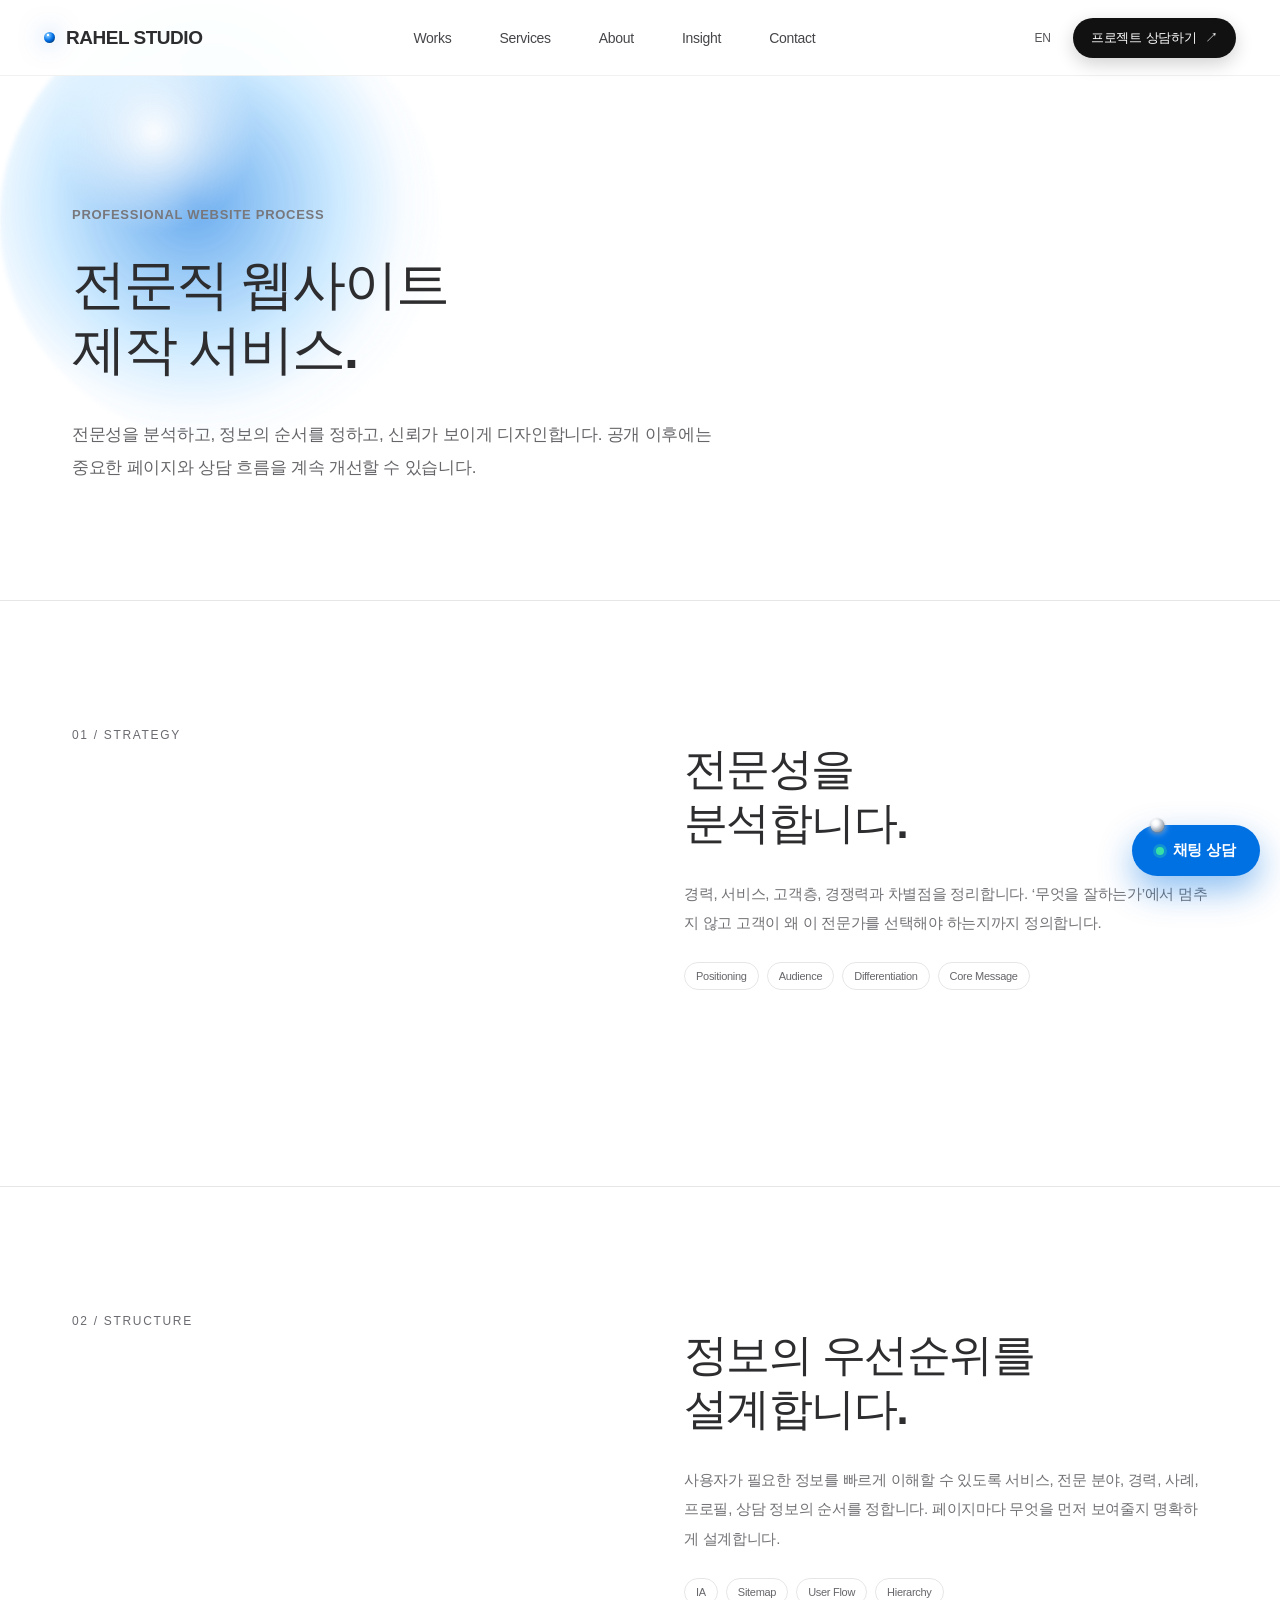
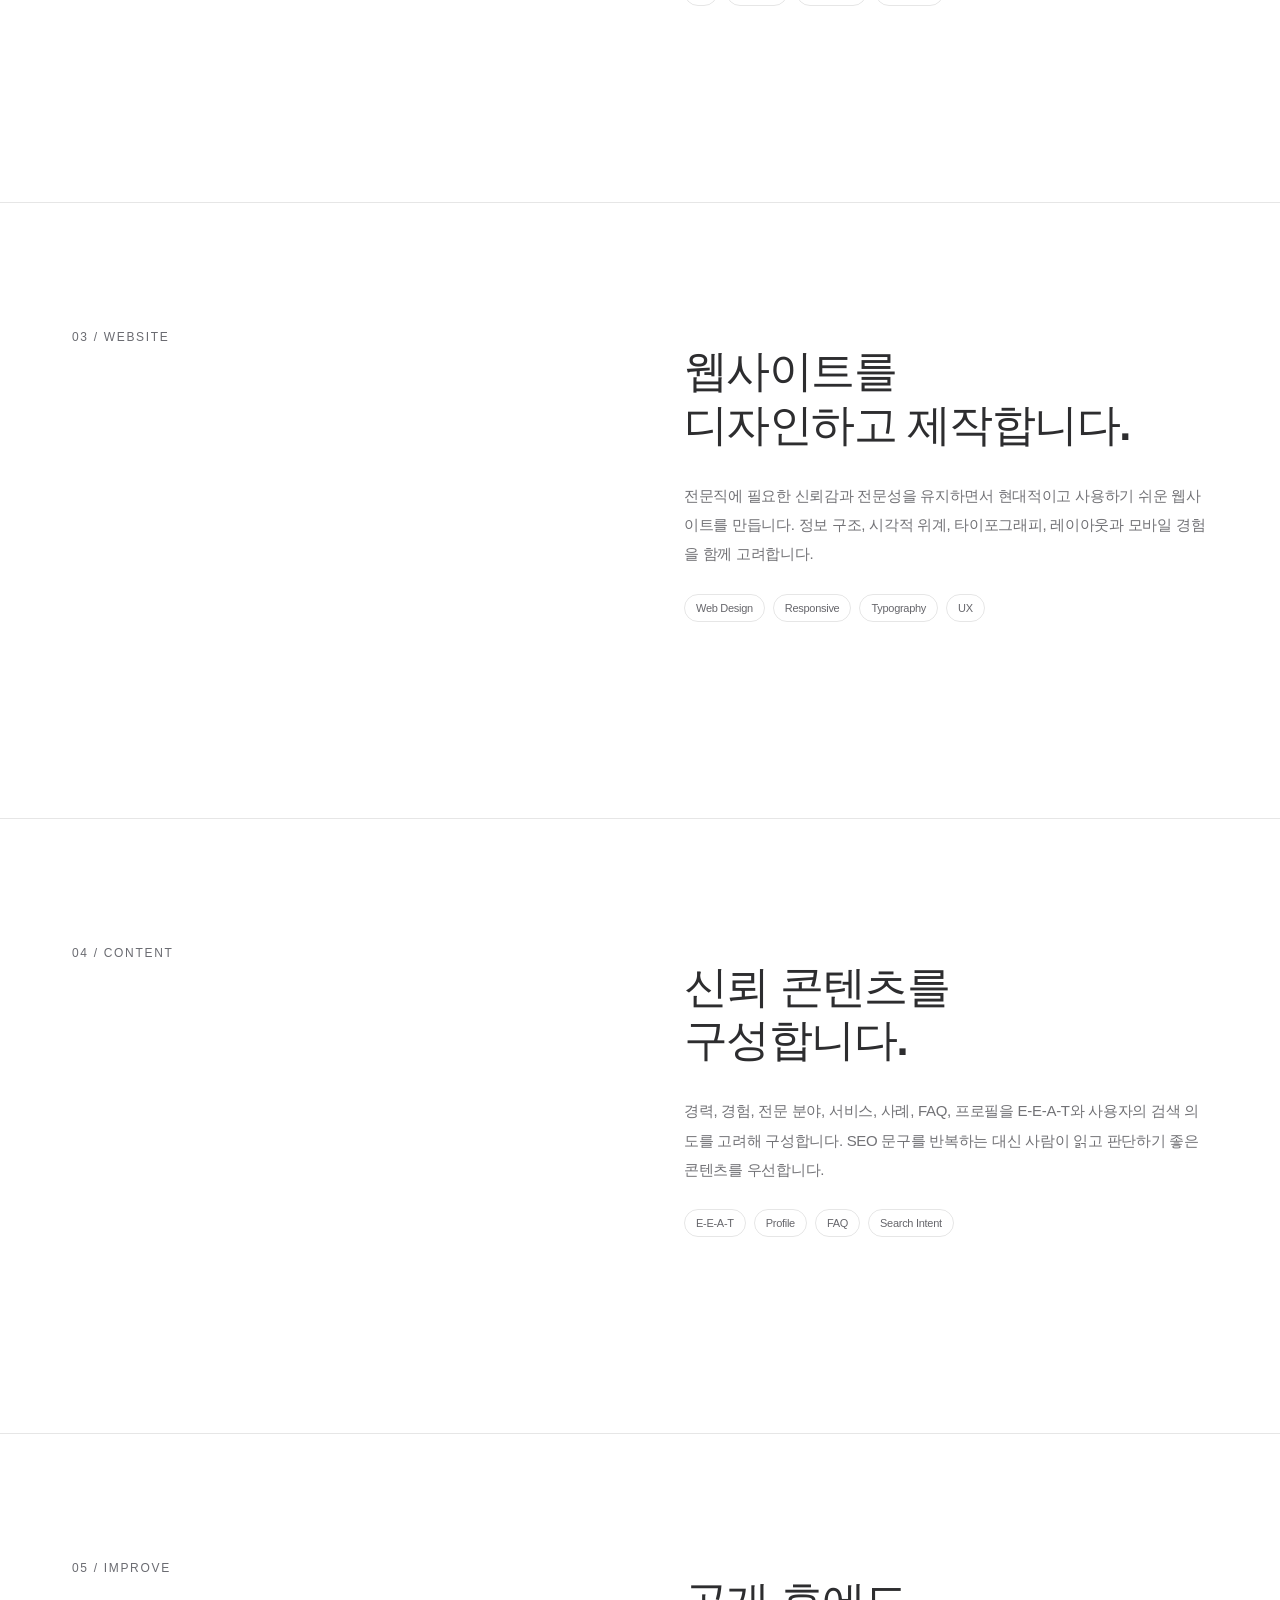
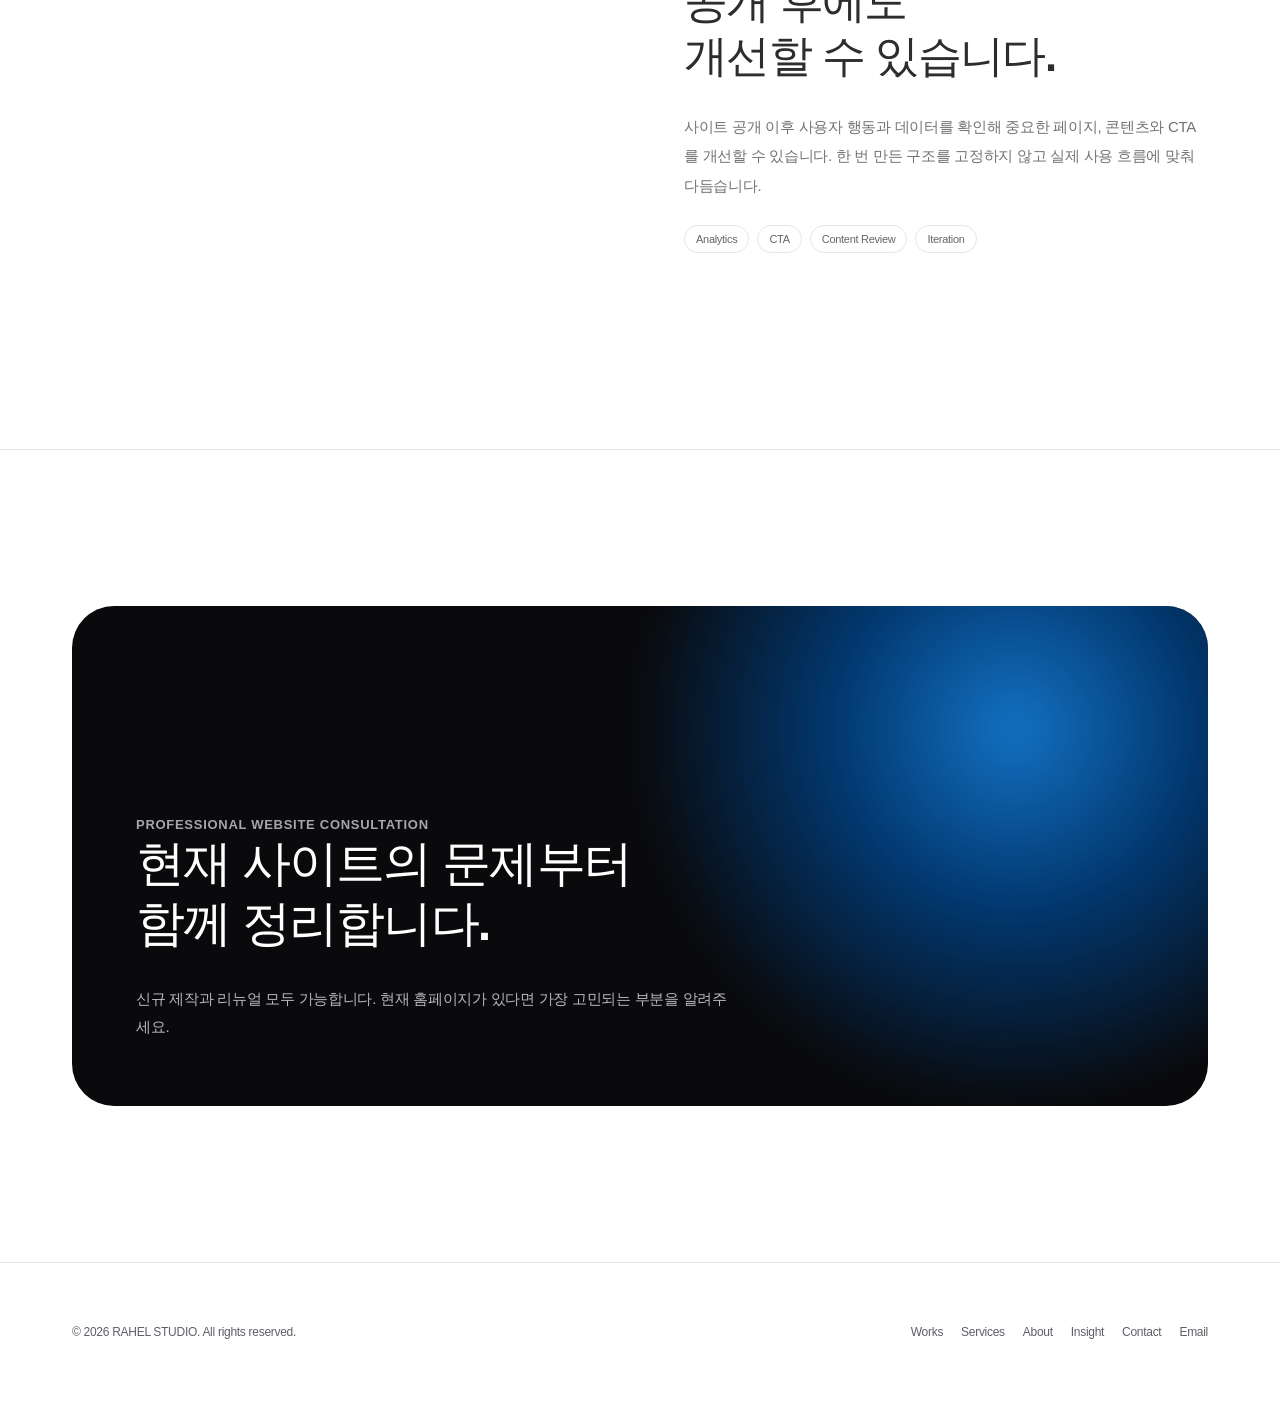
<file: services.html>
<!doctype html>
<html lang="ko">
<head>
<meta charset="utf-8">
<meta name="viewport" content="width=device-width,initial-scale=1,viewport-fit=cover">
<title>전문직 웹사이트 제작 서비스 | 전략·구조·디자인·콘텐츠 | RAHEL STUDIO</title>
<meta name="description" content="전문직 웹사이트 제작을 전문성 분석, 정보 구조, 웹사이트 디자인·제작, 신뢰 콘텐츠, 데이터 기반 개선의 5단계로 진행합니다.">
<meta name="theme-color" content="#ffffff"><meta name="robots" content="index,follow">
<link rel="canonical" href="https://eunakim1984-pixel.github.io/RAHEL/services.html">
<meta property="og:type" content="website">
<meta property="og:url" content="https://eunakim1984-pixel.github.io/RAHEL/services.html"><meta property="og:site_name" content="RAHEL STUDIO">
<meta property="og:title" content="전문직 웹사이트 제작 서비스 | RAHEL STUDIO">
<meta property="og:description" content="전문성 분석부터 정보 구조, 웹사이트 디자인, 신뢰 콘텐츠, 공개 후 개선까지 하나의 흐름으로 설계합니다.">
<meta property="og:image" content="assets/og-image.png"><meta property="og:image:width" content="1200"><meta property="og:image:height" content="630">
<meta property="og:image:alt" content="RAHEL STUDIO — 전문직 웹사이트 제작 서비스"><meta property="og:locale" content="ko_KR"><meta property="og:locale:alternate" content="en_US">
<meta name="twitter:card" content="summary_large_image"><meta name="twitter:title" content="전문직 웹사이트 제작 서비스 | RAHEL STUDIO"><meta name="twitter:description" content="Strategy · Structure · Website · Content · Improve"><meta name="twitter:image" content="assets/og-image.png">
<link rel="icon" href="assets/favicon.svg" type="image/svg+xml"><link rel="icon" href="assets/favicon-32.png" sizes="32x32" type="image/png"><link rel="apple-touch-icon" href="assets/apple-touch-icon.png"><link rel="manifest" href="site.webmanifest"><link rel="stylesheet" href="assets/rahel.css"><script src="assets/rahel.js" defer></script>
<script type="application/ld+json">{"@context":"https://schema.org","@type":"ProfessionalService","name":"RAHEL STUDIO","description":"Professional website strategy, information architecture, web design, trust content, and improvement.","areaServed":"KR","serviceType":["Professional Website Strategy","Information Architecture","Web Design","Content Structure","Website Improvement"],"knowsLanguage":["ko","en"],"email":"eunakim1984@gmail.com","address":{"@type":"PostalAddress","addressLocality":"Seoul","addressCountry":"KR"}}</script>
</head>
<body>
<a class="rs-skip" href="#main">Skip to content</a><div class="rs-shell">
<header class="rs-nav"><a class="rs-brand" href="index.html"><span class="rs-brand-dot"></span>RAHEL STUDIO</a><nav class="rs-nav-center" aria-label="Primary"><a href="works.html">Works</a><a href="services.html">Services</a><a href="about.html">About</a><a href="insight.html">Insight</a><a href="contact.html">Contact</a></nav><div class="rs-nav-actions"><button class="rs-lang" type="button" aria-label="Switch to English">EN</button><a class="rs-cta" href="contact.html"><span data-ko="프로젝트 상담하기" data-en="Discuss a project">프로젝트 상담하기</span> ↗</a><button class="rs-burger" type="button" aria-label="Menu" aria-expanded="false" aria-controls="rs-mobile-menu"><span></span><span></span></button></div></header>
<nav class="rs-mobile-menu" id="rs-mobile-menu" aria-label="Mobile" aria-hidden="true"><a href="works.html">Works</a><a href="services.html">Services</a><a href="about.html">About</a><a href="insight.html">Insight</a><a href="contact.html">Contact</a><a class="rs-mobile-cta" href="contact.html" data-ko="전문직 웹사이트 상담" data-en="Website consultation">전문직 웹사이트 상담</a></nav>
<main class="rs-main" id="main">
<section class="rs-page-hero"><div class="rs-container"><div class="rs-eyebrow">Professional Website Process</div><h1 data-ko="전문직 웹사이트<br>제작 서비스." data-en="PROFESSIONAL<br>WEBSITE SERVICES.">전문직 웹사이트<br>제작 서비스.</h1><p data-ko="전문성을 분석하고, 정보의 순서를 정하고, 신뢰가 보이게 디자인합니다. 공개 이후에는 중요한 페이지와 상담 흐름을 계속 개선할 수 있습니다." data-en="We analyze expertise, define the information hierarchy, design for visible trust, and improve key pages and inquiry paths after launch.">전문성을 분석하고, 정보의 순서를 정하고, 신뢰가 보이게 디자인합니다. 공개 이후에는 중요한 페이지와 상담 흐름을 계속 개선할 수 있습니다.</p></div></section>

<section class="rs-case"><div class="rs-container"><div class="rs-case-head rs-reveal"><div><span class="rs-case-no">01 / STRATEGY</span></div><div class="rs-case-copy"><h2 data-ko="전문성을<br>분석합니다." data-en="Analyze the<br>expertise.">전문성을<br>분석합니다.</h2><p data-ko="경력, 서비스, 고객층, 경쟁력과 차별점을 정리합니다. ‘무엇을 잘하는가’에서 멈추지 않고 고객이 왜 이 전문가를 선택해야 하는지까지 정의합니다." data-en="We organize experience, services, audience, strengths, and differentiators—then define not only what you do well, but why a client should choose you.">경력, 서비스, 고객층, 경쟁력과 차별점을 정리합니다. ‘무엇을 잘하는가’에서 멈추지 않고 고객이 왜 이 전문가를 선택해야 하는지까지 정의합니다.</p><div class="rs-case-tags"><span class="rs-chip">Positioning</span><span class="rs-chip">Audience</span><span class="rs-chip">Differentiation</span><span class="rs-chip">Core Message</span></div></div></div></div></section>

<section class="rs-case"><div class="rs-container"><div class="rs-case-head rs-reveal"><div><span class="rs-case-no">02 / STRUCTURE</span></div><div class="rs-case-copy"><h2 data-ko="정보의 우선순위를<br>설계합니다." data-en="Design the<br>information hierarchy.">정보의 우선순위를<br>설계합니다.</h2><p data-ko="사용자가 필요한 정보를 빠르게 이해할 수 있도록 서비스, 전문 분야, 경력, 사례, 프로필, 상담 정보의 순서를 정합니다. 페이지마다 무엇을 먼저 보여줄지 명확하게 설계합니다." data-en="We prioritize services, specialties, experience, cases, profile, and consultation information so visitors can understand what they need quickly.">사용자가 필요한 정보를 빠르게 이해할 수 있도록 서비스, 전문 분야, 경력, 사례, 프로필, 상담 정보의 순서를 정합니다. 페이지마다 무엇을 먼저 보여줄지 명확하게 설계합니다.</p><div class="rs-case-tags"><span class="rs-chip">IA</span><span class="rs-chip">Sitemap</span><span class="rs-chip">User Flow</span><span class="rs-chip">Hierarchy</span></div></div></div></div></section>

<section class="rs-case"><div class="rs-container"><div class="rs-case-head rs-reveal"><div><span class="rs-case-no">03 / WEBSITE</span></div><div class="rs-case-copy"><h2 data-ko="웹사이트를<br>디자인하고 제작합니다." data-en="Design and build<br>the website.">웹사이트를<br>디자인하고 제작합니다.</h2><p data-ko="전문직에 필요한 신뢰감과 전문성을 유지하면서 현대적이고 사용하기 쉬운 웹사이트를 만듭니다. 정보 구조, 시각적 위계, 타이포그래피, 레이아웃과 모바일 경험을 함께 고려합니다." data-en="We create a modern, usable website while preserving the credibility professional services require—considering hierarchy, typography, layout, and mobile experience together.">전문직에 필요한 신뢰감과 전문성을 유지하면서 현대적이고 사용하기 쉬운 웹사이트를 만듭니다. 정보 구조, 시각적 위계, 타이포그래피, 레이아웃과 모바일 경험을 함께 고려합니다.</p><div class="rs-case-tags"><span class="rs-chip">Web Design</span><span class="rs-chip">Responsive</span><span class="rs-chip">Typography</span><span class="rs-chip">UX</span></div></div></div></div></section>

<section class="rs-case"><div class="rs-container"><div class="rs-case-head rs-reveal"><div><span class="rs-case-no">04 / CONTENT</span></div><div class="rs-case-copy"><h2 data-ko="신뢰 콘텐츠를<br>구성합니다." data-en="Structure<br>trust content.">신뢰 콘텐츠를<br>구성합니다.</h2><p data-ko="경력, 경험, 전문 분야, 서비스, 사례, FAQ, 프로필을 E-E-A-T와 사용자의 검색 의도를 고려해 구성합니다. SEO 문구를 반복하는 대신 사람이 읽고 판단하기 좋은 콘텐츠를 우선합니다." data-en="We structure experience, specialties, services, cases, FAQ, and profile with E-E-A-T and search intent in mind—prioritizing useful content over repetitive SEO copy.">경력, 경험, 전문 분야, 서비스, 사례, FAQ, 프로필을 E-E-A-T와 사용자의 검색 의도를 고려해 구성합니다. SEO 문구를 반복하는 대신 사람이 읽고 판단하기 좋은 콘텐츠를 우선합니다.</p><div class="rs-case-tags"><span class="rs-chip">E-E-A-T</span><span class="rs-chip">Profile</span><span class="rs-chip">FAQ</span><span class="rs-chip">Search Intent</span></div></div></div></div></section>

<section class="rs-case"><div class="rs-container"><div class="rs-case-head rs-reveal"><div><span class="rs-case-no">05 / IMPROVE</span></div><div class="rs-case-copy"><h2 data-ko="공개 후에도<br>개선할 수 있습니다." data-en="Improve<br>after launch.">공개 후에도<br>개선할 수 있습니다.</h2><p data-ko="사이트 공개 이후 사용자 행동과 데이터를 확인해 중요한 페이지, 콘텐츠와 CTA를 개선할 수 있습니다. 한 번 만든 구조를 고정하지 않고 실제 사용 흐름에 맞춰 다듬습니다." data-en="After launch, user behavior and data can guide improvements to key pages, content, and CTAs. The structure can evolve with real usage.">사이트 공개 이후 사용자 행동과 데이터를 확인해 중요한 페이지, 콘텐츠와 CTA를 개선할 수 있습니다. 한 번 만든 구조를 고정하지 않고 실제 사용 흐름에 맞춰 다듬습니다.</p><div class="rs-case-tags"><span class="rs-chip">Analytics</span><span class="rs-chip">CTA</span><span class="rs-chip">Content Review</span><span class="rs-chip">Iteration</span></div></div></div></div></section>

<section class="rs-section"><div class="rs-container"><a class="rs-banner rs-reveal" href="contact.html"><div class="rs-banner-copy"><div class="rs-eyebrow" style="color:#a6a6ac">Professional Website Consultation</div><h2 data-ko="현재 사이트의 문제부터<br>함께 정리합니다." data-en="Start with what<br>isn't working now.">현재 사이트의 문제부터<br>함께 정리합니다.</h2><p data-ko="신규 제작과 리뉴얼 모두 가능합니다. 현재 홈페이지가 있다면 가장 고민되는 부분을 알려주세요." data-en="New builds and redesigns are both welcome. If you already have a site, tell us what concerns you most.">신규 제작과 리뉴얼 모두 가능합니다. 현재 홈페이지가 있다면 가장 고민되는 부분을 알려주세요.</p></div></a></div></section>
</main>
<footer class="rs-footer"><div class="rs-container rs-footer-row"><div>© 2026 RAHEL STUDIO. All rights reserved.</div><div class="rs-footer-links"><a href="works.html">Works</a><a href="services.html">Services</a><a href="about.html">About</a><a href="insight.html">Insight</a><a href="contact.html">Contact</a><a href="mailto:eunakim1984@gmail.com">Email</a></div></div></footer>
</div></body></html>
</file>
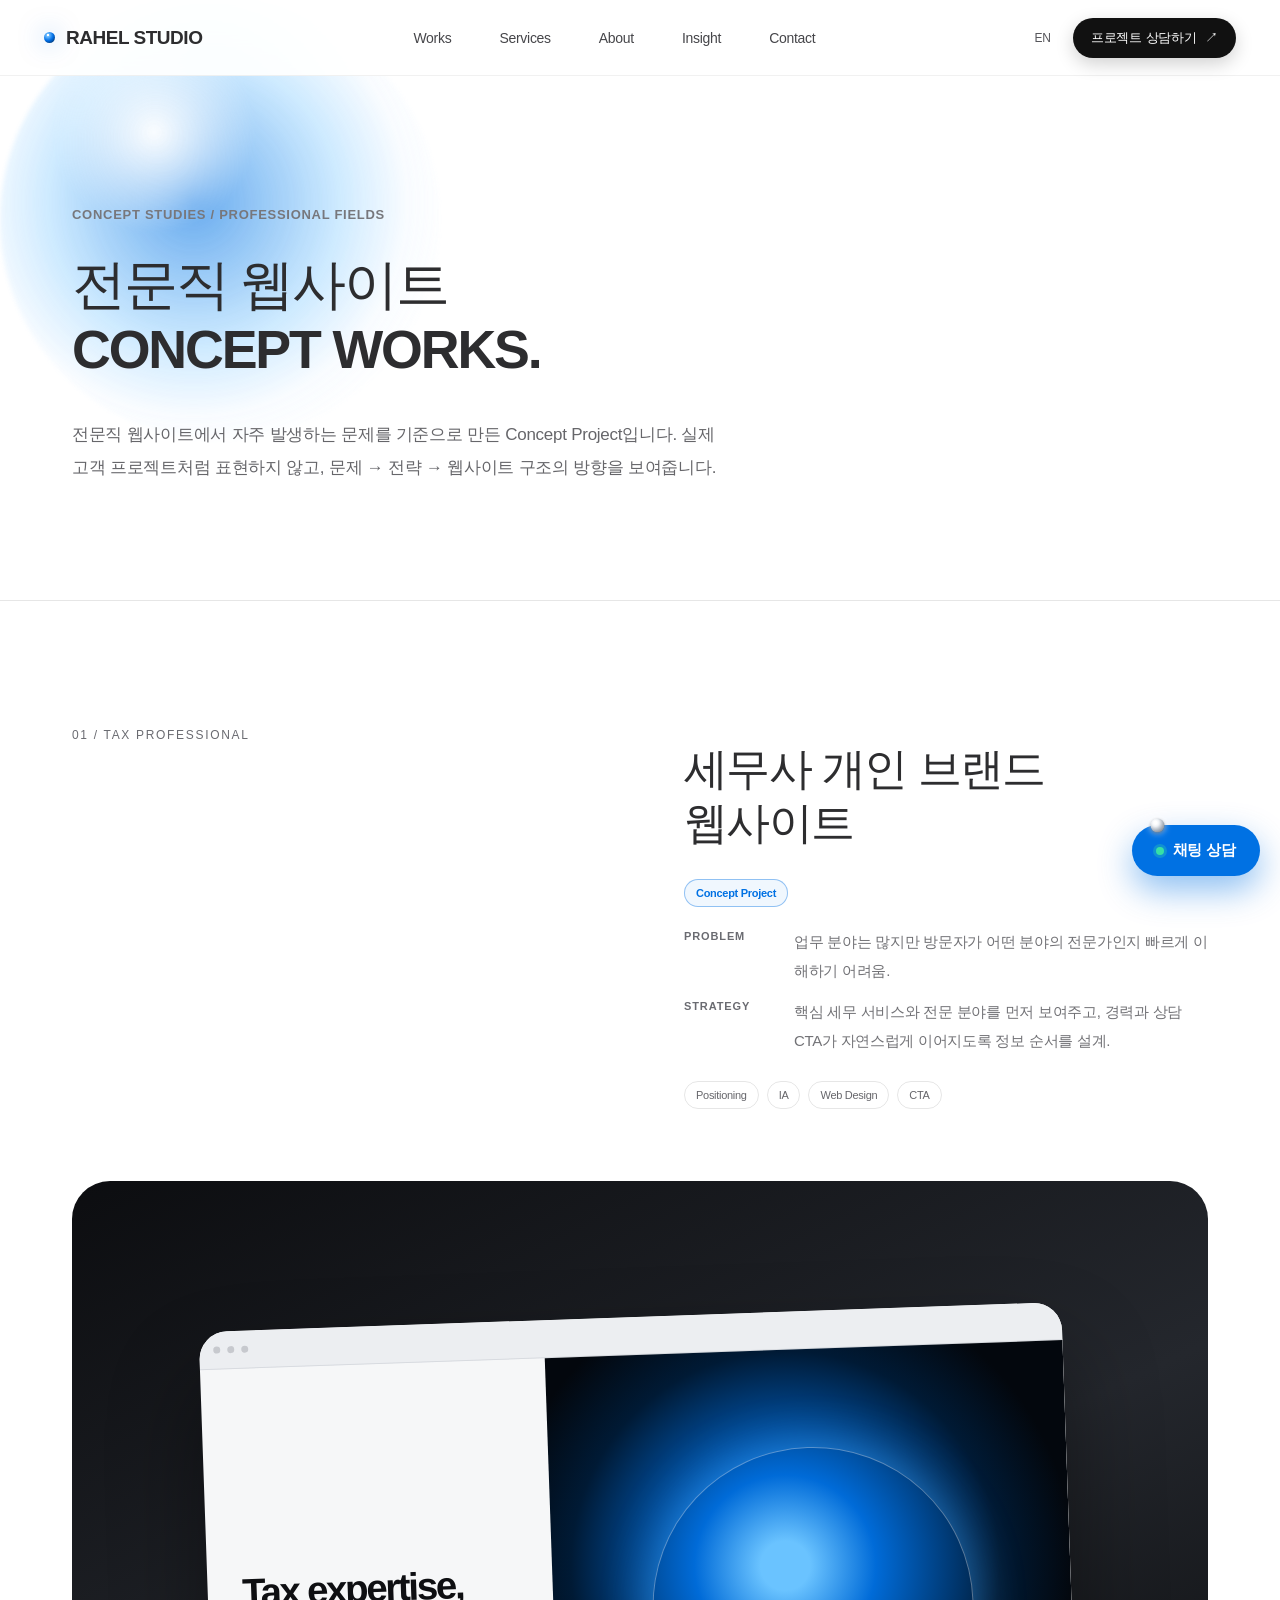
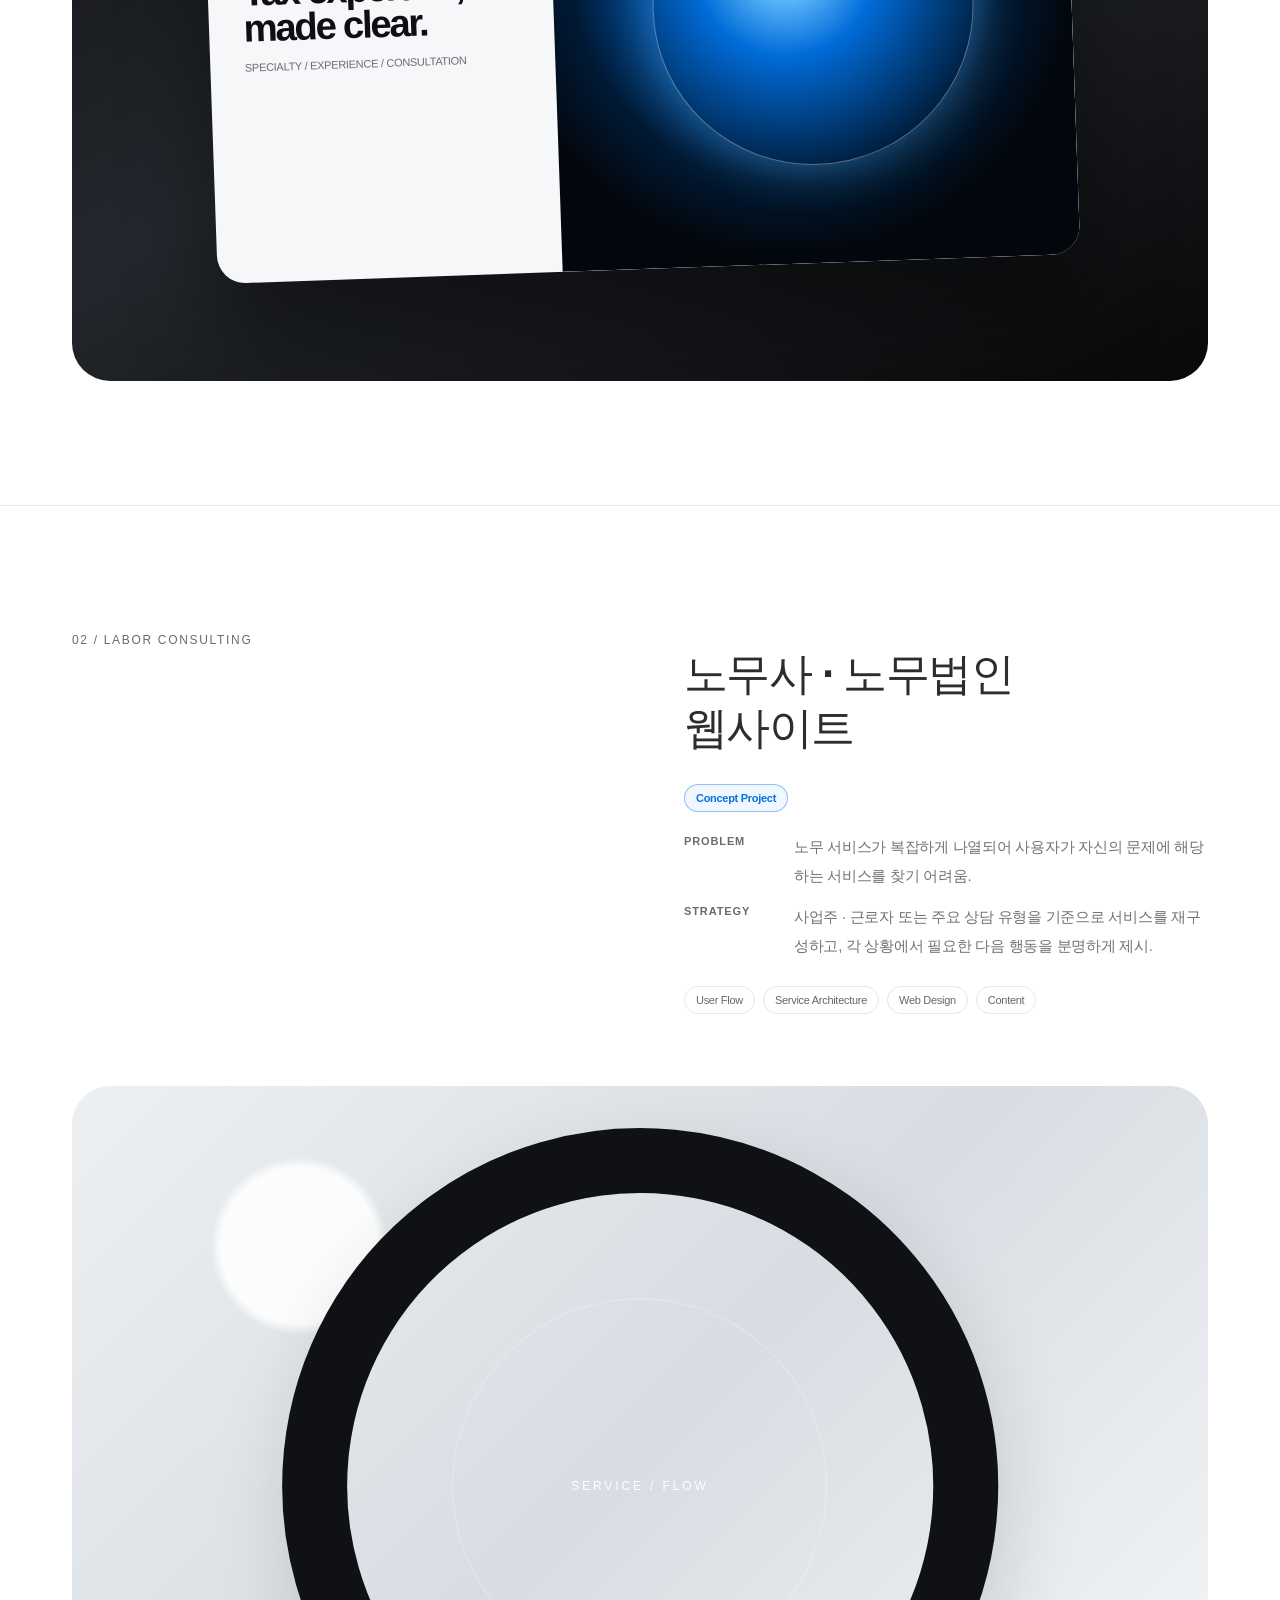
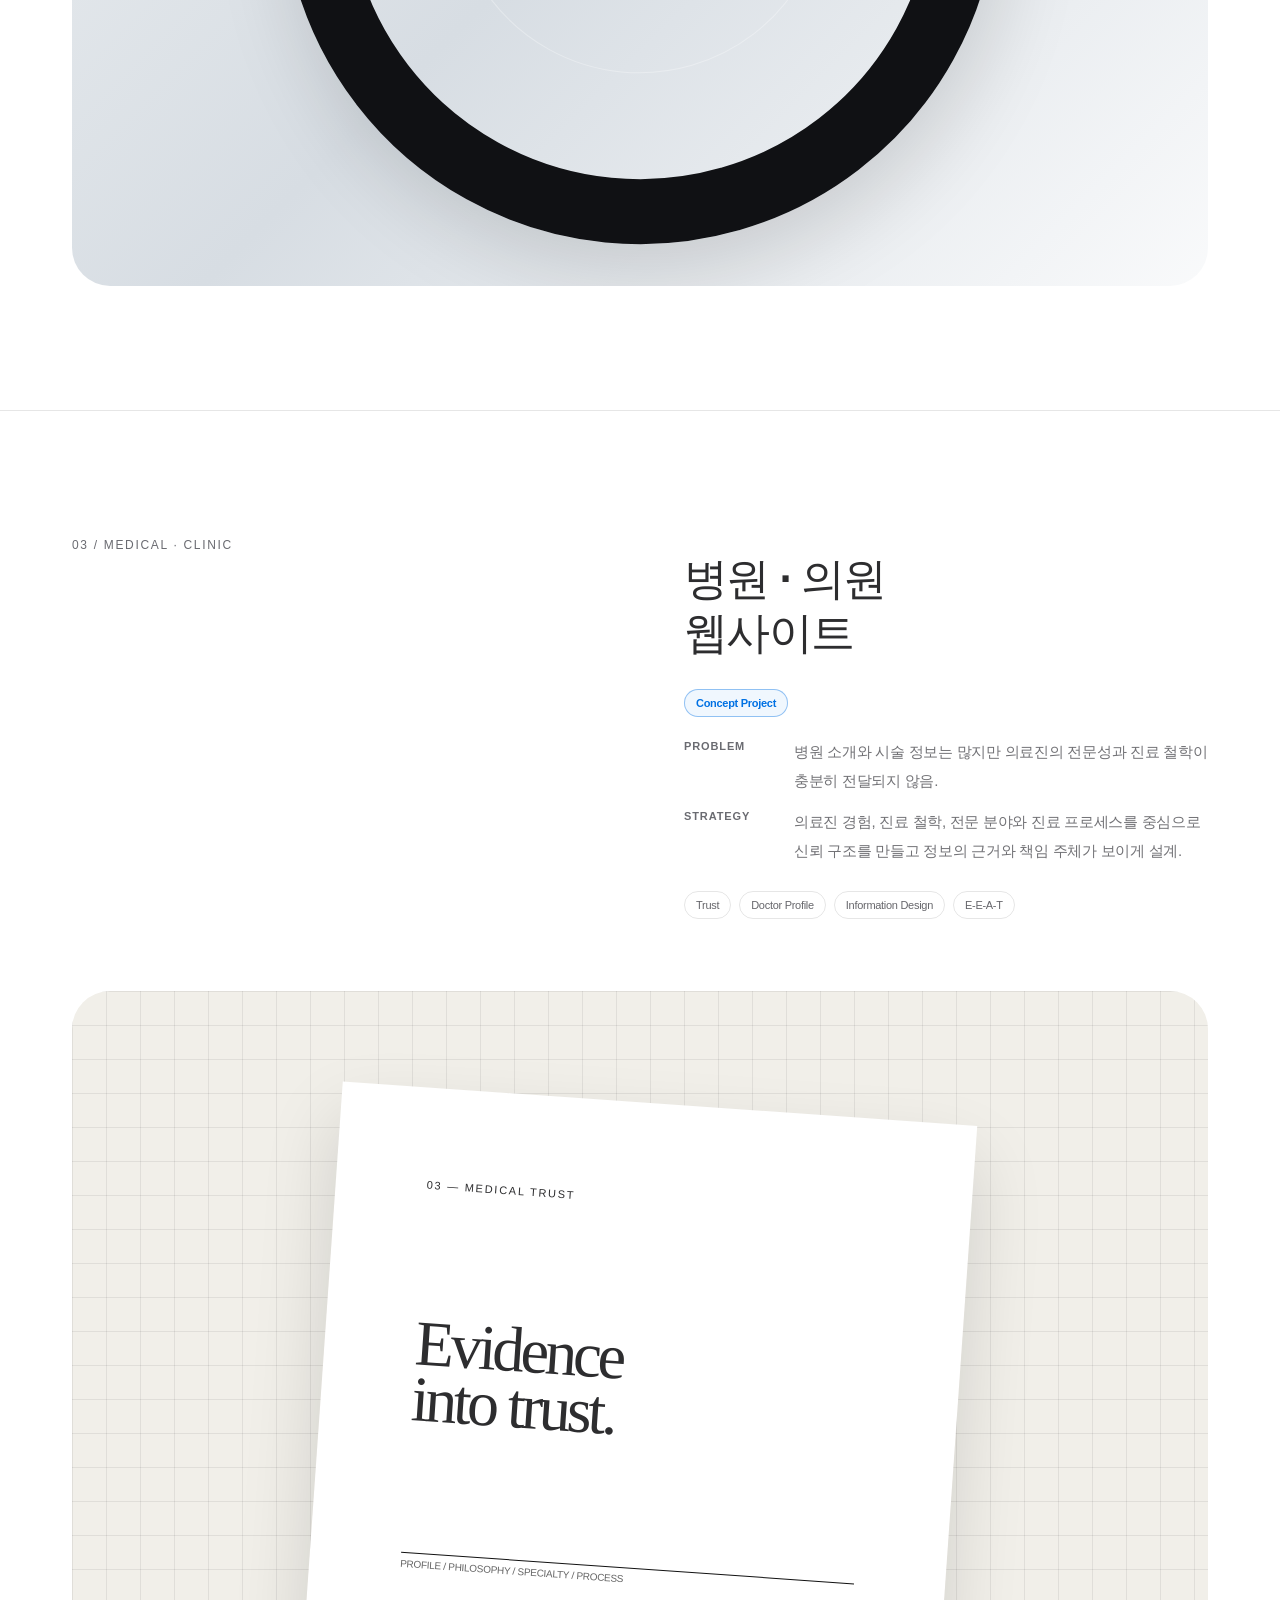
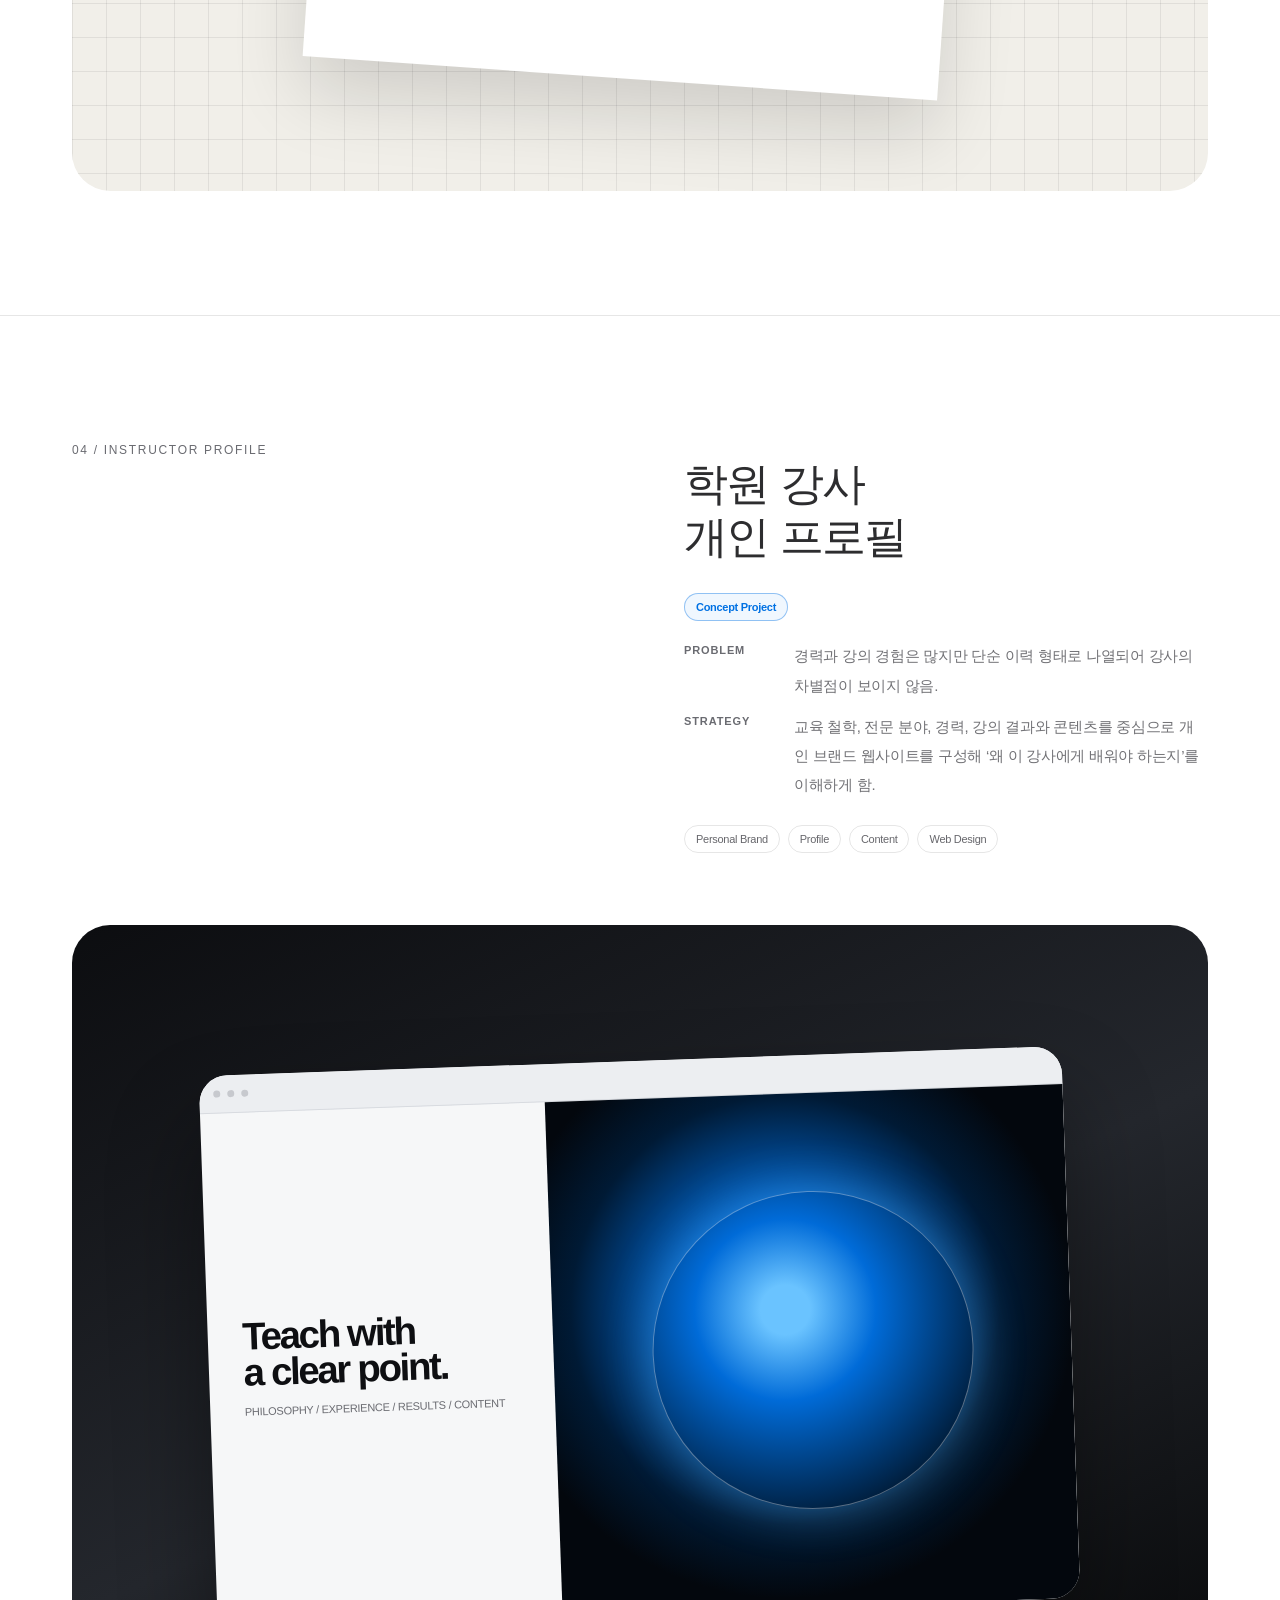
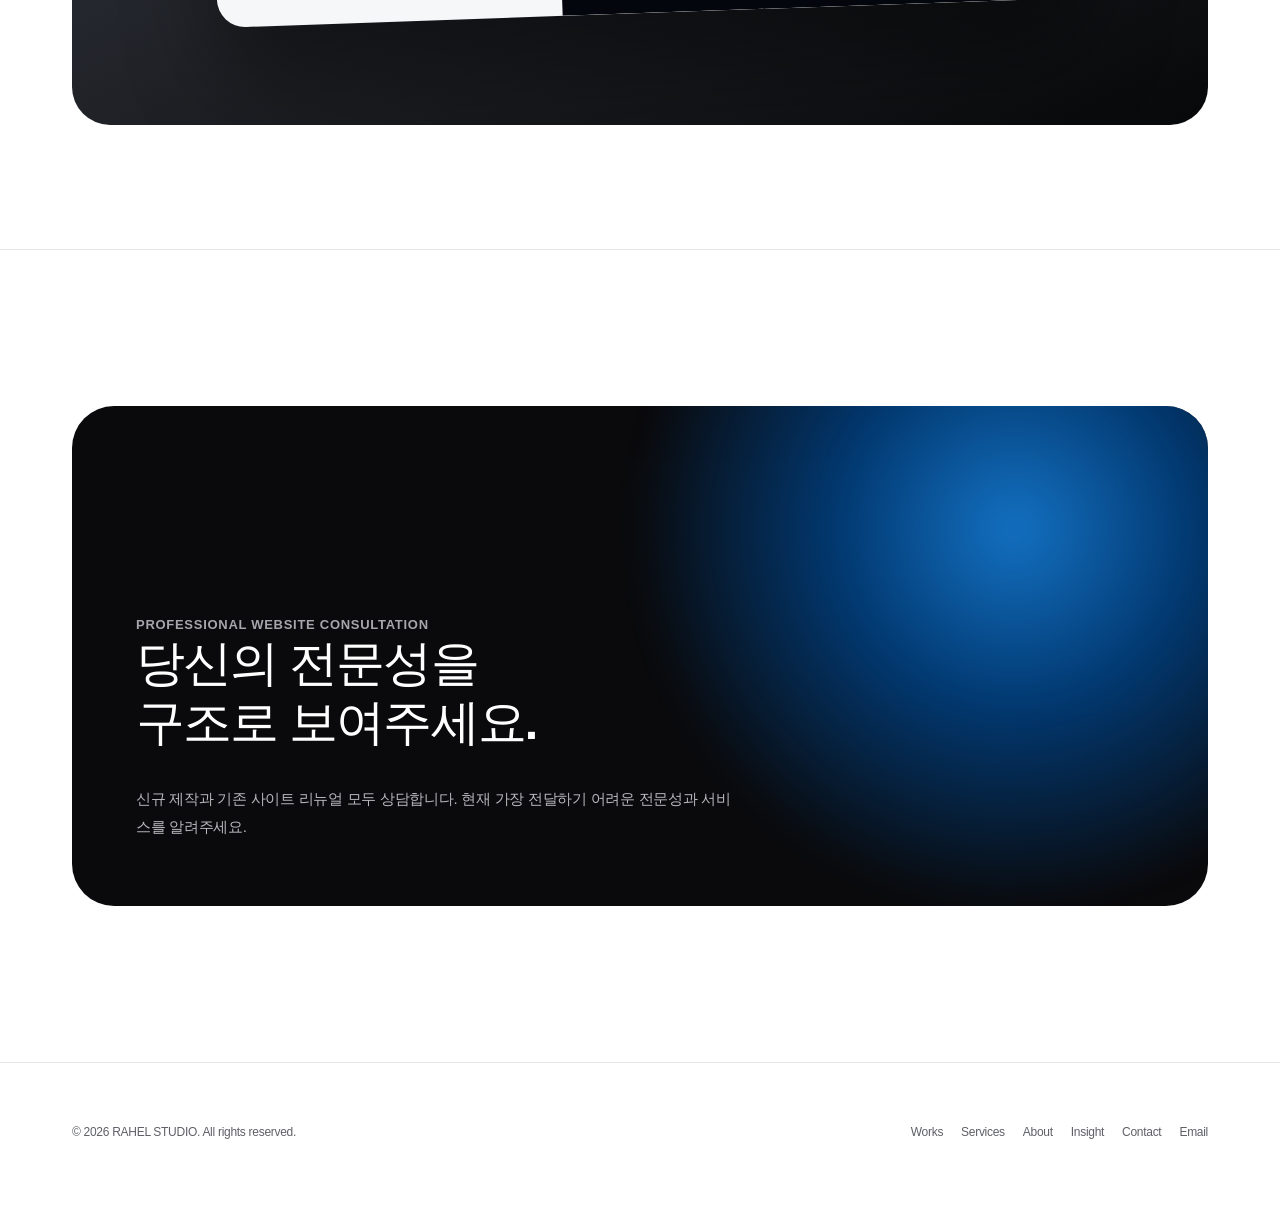
<file: works.html>
<!doctype html>
<html lang="ko">
<head>
<meta charset="utf-8"><meta name="viewport" content="width=device-width,initial-scale=1,viewport-fit=cover">
<title>전문직 웹사이트 포트폴리오 | 세무사·노무사·병원·강사 | RAHEL STUDIO</title>
<meta name="description" content="세무사, 노무사·노무법인, 병원·의원, 학원 강사 개인 프로필을 위한 전문직 웹사이트 Concept Project. 문제와 전략을 중심으로 정리했습니다.">
<meta name="theme-color" content="#ffffff"><meta name="robots" content="index,follow">
<link rel="canonical" href="https://eunakim1984-pixel.github.io/RAHEL/works.html">
<meta property="og:type" content="website">
<meta property="og:url" content="https://eunakim1984-pixel.github.io/RAHEL/works.html"><meta property="og:site_name" content="RAHEL STUDIO"><meta property="og:title" content="전문직 웹사이트 Concept Projects | RAHEL STUDIO"><meta property="og:description" content="세무사 · 노무사 · 병원 · 강사 웹사이트를 문제 → 전략의 흐름으로 설계한 Concept Projects."><meta property="og:image" content="assets/og-image.png"><meta property="og:image:width" content="1200"><meta property="og:image:height" content="630"><meta property="og:image:alt" content="RAHEL STUDIO — 전문직 웹사이트 포트폴리오"><meta property="og:locale" content="ko_KR"><meta property="og:locale:alternate" content="en_US">
<meta name="twitter:card" content="summary_large_image"><meta name="twitter:title" content="Works | RAHEL STUDIO"><meta name="twitter:description" content="Concept projects for tax, labor, medical, and instructor websites."><meta name="twitter:image" content="assets/og-image.png">
<link rel="icon" href="assets/favicon.svg" type="image/svg+xml"><link rel="icon" href="assets/favicon-32.png" sizes="32x32" type="image/png"><link rel="apple-touch-icon" href="assets/apple-touch-icon.png"><link rel="manifest" href="site.webmanifest"><link rel="stylesheet" href="assets/rahel.css"><script src="assets/rahel.js" defer></script>
<script type="application/ld+json">{"@context":"https://schema.org","@type":"ProfessionalService","name":"RAHEL STUDIO","description":"Concept case studies for professional websites in tax, labor, medical, and education fields.","areaServed":"KR","serviceType":["Professional Website Strategy","Web Design","Content Structure"],"knowsLanguage":["ko","en"],"email":"eunakim1984@gmail.com","address":{"@type":"PostalAddress","addressLocality":"Seoul","addressCountry":"KR"}}</script>
</head>
<body>
<a class="rs-skip" href="#main">Skip to content</a><div class="rs-shell">
<header class="rs-nav"><a class="rs-brand" href="index.html"><span class="rs-brand-dot"></span>RAHEL STUDIO</a><nav class="rs-nav-center" aria-label="Primary"><a href="works.html">Works</a><a href="services.html">Services</a><a href="about.html">About</a><a href="insight.html">Insight</a><a href="contact.html">Contact</a></nav><div class="rs-nav-actions"><button class="rs-lang" type="button" aria-label="Switch to English">EN</button><a class="rs-cta" href="contact.html"><span data-ko="프로젝트 상담하기" data-en="Discuss a project">프로젝트 상담하기</span> ↗</a><button class="rs-burger" type="button" aria-label="Menu" aria-expanded="false" aria-controls="rs-mobile-menu"><span></span><span></span></button></div></header>
<nav class="rs-mobile-menu" id="rs-mobile-menu" aria-label="Mobile" aria-hidden="true"><a href="works.html">Works</a><a href="services.html">Services</a><a href="about.html">About</a><a href="insight.html">Insight</a><a href="contact.html">Contact</a><a class="rs-mobile-cta" href="contact.html" data-ko="전문직 웹사이트 상담" data-en="Website consultation">전문직 웹사이트 상담</a></nav>
<main class="rs-main" id="main">
<section class="rs-page-hero"><div class="rs-container"><div class="rs-eyebrow">Concept Studies / Professional Fields</div><h1 data-ko="전문직 웹사이트<br>CONCEPT WORKS." data-en="PROFESSIONAL WEBSITE<br>CONCEPT WORKS.">전문직 웹사이트<br>CONCEPT WORKS.</h1><p data-ko="전문직 웹사이트에서 자주 발생하는 문제를 기준으로 만든 Concept Project입니다. 실제 고객 프로젝트처럼 표현하지 않고, 문제 → 전략 → 웹사이트 구조의 방향을 보여줍니다." data-en="These are concept projects based on common problems in professional websites. They are not presented as client work; each shows the path from problem to strategy to website structure.">전문직 웹사이트에서 자주 발생하는 문제를 기준으로 만든 Concept Project입니다. 실제 고객 프로젝트처럼 표현하지 않고, 문제 → 전략 → 웹사이트 구조의 방향을 보여줍니다.</p></div></section>

<section class="rs-case" id="work01"><div class="rs-container"><div class="rs-case-head rs-reveal"><div><span class="rs-case-no">01 / TAX PROFESSIONAL</span></div><div class="rs-case-copy"><h2 data-ko="세무사 개인 브랜드<br>웹사이트" data-en="Tax professional<br>personal website">세무사 개인 브랜드<br>웹사이트</h2><div class="rs-case-tags"><span class="rs-chip is-concept">Concept Project</span></div><div class="rs-case-kv"><div class="row"><span class="k">Problem</span><p class="v" data-ko="업무 분야는 많지만 방문자가 어떤 분야의 전문가인지 빠르게 이해하기 어려움." data-en="The service range is broad, making it hard for visitors to quickly understand the professional's core specialty.">업무 분야는 많지만 방문자가 어떤 분야의 전문가인지 빠르게 이해하기 어려움.</p></div><div class="row"><span class="k">Strategy</span><p class="v" data-ko="핵심 세무 서비스와 전문 분야를 먼저 보여주고, 경력과 상담 CTA가 자연스럽게 이어지도록 정보 순서를 설계." data-en="Lead with core tax services and specialties, then connect experience and consultation CTAs in a clear sequence.">핵심 세무 서비스와 전문 분야를 먼저 보여주고, 경력과 상담 CTA가 자연스럽게 이어지도록 정보 순서를 설계.</p></div></div><div class="rs-case-tags"><span class="rs-chip">Positioning</span><span class="rs-chip">IA</span><span class="rs-chip">Web Design</span><span class="rs-chip">CTA</span></div></div></div><div class="rs-case-stage rs-reveal"><div class="rs-visual v2"><div class="rs-v2-window"><div class="rs-v2-bar"><i class="rs-v2-dot"></i><i class="rs-v2-dot"></i><i class="rs-v2-dot"></i></div><div class="rs-v2-screen"><div class="rs-v2-copy"><b>Tax expertise,<br>made clear.</b><small>SPECIALTY / EXPERIENCE / CONSULTATION</small></div><div class="rs-v2-art"></div></div></div></div></div></div></section>

<section class="rs-case" id="work02"><div class="rs-container"><div class="rs-case-head rs-reveal"><div><span class="rs-case-no">02 / LABOR CONSULTING</span></div><div class="rs-case-copy"><h2 data-ko="노무사 · 노무법인<br>웹사이트" data-en="Labor consultant<br>website">노무사 · 노무법인<br>웹사이트</h2><div class="rs-case-tags"><span class="rs-chip is-concept">Concept Project</span></div><div class="rs-case-kv"><div class="row"><span class="k">Problem</span><p class="v" data-ko="노무 서비스가 복잡하게 나열되어 사용자가 자신의 문제에 해당하는 서비스를 찾기 어려움." data-en="Labor services are listed in a complex way, making it hard for visitors to find the service that matches their situation.">노무 서비스가 복잡하게 나열되어 사용자가 자신의 문제에 해당하는 서비스를 찾기 어려움.</p></div><div class="row"><span class="k">Strategy</span><p class="v" data-ko="사업주 · 근로자 또는 주요 상담 유형을 기준으로 서비스를 재구성하고, 각 상황에서 필요한 다음 행동을 분명하게 제시." data-en="Reorganize services around employers, employees, or major consultation types, with a clear next action for each situation.">사업주 · 근로자 또는 주요 상담 유형을 기준으로 서비스를 재구성하고, 각 상황에서 필요한 다음 행동을 분명하게 제시.</p></div></div><div class="rs-case-tags"><span class="rs-chip">User Flow</span><span class="rs-chip">Service Architecture</span><span class="rs-chip">Web Design</span><span class="rs-chip">Content</span></div></div></div><div class="rs-case-stage rs-reveal"><div class="rs-visual v1"><div class="rs-v1-ring"></div><div class="rs-v1-label">SERVICE / FLOW</div></div></div></div></section>

<section class="rs-case" id="work03"><div class="rs-container"><div class="rs-case-head rs-reveal"><div><span class="rs-case-no">03 / MEDICAL · CLINIC</span></div><div class="rs-case-copy"><h2 data-ko="병원 · 의원<br>웹사이트" data-en="Medical clinic<br>website">병원 · 의원<br>웹사이트</h2><div class="rs-case-tags"><span class="rs-chip is-concept">Concept Project</span></div><div class="rs-case-kv"><div class="row"><span class="k">Problem</span><p class="v" data-ko="병원 소개와 시술 정보는 많지만 의료진의 전문성과 진료 철학이 충분히 전달되지 않음." data-en="There is plenty of clinic and treatment information, but the medical team's expertise and care philosophy are not communicated clearly.">병원 소개와 시술 정보는 많지만 의료진의 전문성과 진료 철학이 충분히 전달되지 않음.</p></div><div class="row"><span class="k">Strategy</span><p class="v" data-ko="의료진 경험, 진료 철학, 전문 분야와 진료 프로세스를 중심으로 신뢰 구조를 만들고 정보의 근거와 책임 주체가 보이게 설계." data-en="Build trust around clinician experience, care philosophy, specialties, and treatment process, making evidence and responsibility visible.">의료진 경험, 진료 철학, 전문 분야와 진료 프로세스를 중심으로 신뢰 구조를 만들고 정보의 근거와 책임 주체가 보이게 설계.</p></div></div><div class="rs-case-tags"><span class="rs-chip">Trust</span><span class="rs-chip">Doctor Profile</span><span class="rs-chip">Information Design</span><span class="rs-chip">E-E-A-T</span></div></div></div><div class="rs-case-stage rs-reveal"><div class="rs-visual v3"><div class="rs-grid-lines"></div><div class="rs-editorial"><span class="num">03 — MEDICAL TRUST</span><p>Evidence<br>into trust.</p><div><div class="rule"></div><small>PROFILE / PHILOSOPHY / SPECIALTY / PROCESS</small></div></div></div></div></div></div></section>

<section class="rs-case" id="work04"><div class="rs-container"><div class="rs-case-head rs-reveal"><div><span class="rs-case-no">04 / INSTRUCTOR PROFILE</span></div><div class="rs-case-copy"><h2 data-ko="학원 강사<br>개인 프로필" data-en="Instructor<br>personal profile">학원 강사<br>개인 프로필</h2><div class="rs-case-tags"><span class="rs-chip is-concept">Concept Project</span></div><div class="rs-case-kv"><div class="row"><span class="k">Problem</span><p class="v" data-ko="경력과 강의 경험은 많지만 단순 이력 형태로 나열되어 강사의 차별점이 보이지 않음." data-en="The instructor has strong experience, but a resume-style list does not reveal what makes the teaching approach different.">경력과 강의 경험은 많지만 단순 이력 형태로 나열되어 강사의 차별점이 보이지 않음.</p></div><div class="row"><span class="k">Strategy</span><p class="v" data-ko="교육 철학, 전문 분야, 경력, 강의 결과와 콘텐츠를 중심으로 개인 브랜드 웹사이트를 구성해 ‘왜 이 강사에게 배워야 하는지’를 이해하게 함." data-en="Build the profile around teaching philosophy, specialty, experience, outcomes, and content so visitors understand why this instructor is the right choice.">교육 철학, 전문 분야, 경력, 강의 결과와 콘텐츠를 중심으로 개인 브랜드 웹사이트를 구성해 ‘왜 이 강사에게 배워야 하는지’를 이해하게 함.</p></div></div><div class="rs-case-tags"><span class="rs-chip">Personal Brand</span><span class="rs-chip">Profile</span><span class="rs-chip">Content</span><span class="rs-chip">Web Design</span></div></div></div><div class="rs-case-stage rs-reveal"><div class="rs-visual v2"><div class="rs-v2-window"><div class="rs-v2-bar"><i class="rs-v2-dot"></i><i class="rs-v2-dot"></i><i class="rs-v2-dot"></i></div><div class="rs-v2-screen"><div class="rs-v2-copy"><b>Teach with<br>a clear point.</b><small>PHILOSOPHY / EXPERIENCE / RESULTS / CONTENT</small></div><div class="rs-v2-art"></div></div></div></div></div></div></section>

<section class="rs-section"><div class="rs-container"><a class="rs-banner rs-reveal" href="contact.html"><div class="rs-banner-copy"><div class="rs-eyebrow" style="color:#a6a6ac">Professional Website Consultation</div><h2 data-ko="당신의 전문성을<br>구조로 보여주세요." data-en="Turn your expertise<br>into a clear structure.">당신의 전문성을<br>구조로 보여주세요.</h2><p data-ko="신규 제작과 기존 사이트 리뉴얼 모두 상담합니다. 현재 가장 전달하기 어려운 전문성과 서비스를 알려주세요." data-en="For new builds and redesigns, tell us which part of your expertise or service is hardest to communicate.">신규 제작과 기존 사이트 리뉴얼 모두 상담합니다. 현재 가장 전달하기 어려운 전문성과 서비스를 알려주세요.</p></div></a></div></section>
</main>
<footer class="rs-footer"><div class="rs-container rs-footer-row"><div>© 2026 RAHEL STUDIO. All rights reserved.</div><div class="rs-footer-links"><a href="works.html">Works</a><a href="services.html">Services</a><a href="about.html">About</a><a href="insight.html">Insight</a><a href="contact.html">Contact</a><a href="mailto:eunakim1984@gmail.com">Email</a></div></div></footer>
</div></body></html>
</file>
<file: assets/rahel.css>
/* ==========================================================================
   RAHEL STUDIO — Design System (shared)
   Approved 1st design. Do not restyle colors / typography / PC layout.
   Only additive, responsive, and accessibility rules live at the bottom.
   ========================================================================== */
:root{
  --bg:#ffffff;
  --ink:#0b0b0d;
  --muted:#6e6e73;
  --soft:#f5f5f7;
  --soft-2:#fbfbfd;
  --line:rgba(10,10,12,.10);
  --blue:#0071e3;
  --blue-2:#49a8ff;
  --radius:34px;
  --shadow:0 30px 80px rgba(0,0,0,.08);
  --max:1440px;
  --nav-h:64px;
}
*{box-sizing:border-box}
html{scroll-behavior:smooth;background:var(--bg);scroll-padding-top:calc(var(--nav-h) + 16px)}
body{
  margin:0;
  color:var(--ink);
  background:var(--bg);
  font-family:-apple-system,BlinkMacSystemFont,"Pretendard","Segoe UI",sans-serif;
  -webkit-font-smoothing:antialiased;
  text-rendering:optimizeLegibility;
}
a{color:inherit;text-decoration:none}
button,input,textarea{font:inherit}
button{color:inherit}
::selection{background:#111;color:#fff}
.rs-shell{min-height:100vh;overflow:clip;position:relative;z-index:1}
.rs-nav{
  position:fixed;z-index:100;left:0;right:0;top:0;
  display:flex;align-items:center;justify-content:space-between;
  height:var(--nav-h);padding:0 max(24px,calc((100vw - var(--max))/2));
  background:rgba(255,255,255,.72);
  backdrop-filter:saturate(180%) blur(24px);
  -webkit-backdrop-filter:saturate(180%) blur(24px);
  border-bottom:1px solid rgba(0,0,0,.055);
}
.rs-brand{display:flex;align-items:center;gap:11px;font-weight:760;letter-spacing:-.035em}
.rs-brand-dot{
  width:11px;height:11px;border-radius:999px;
  background:radial-gradient(circle at 35% 30%,#fff 0 10%,#71c0ff 12%,#006ee6 50%,#001d3d 100%);
  box-shadow:0 0 24px rgba(0,113,227,.5);
}
.rs-nav-center{display:flex;gap:28px;font-size:13px;color:#424245}
.rs-nav-center a{transition:opacity .2s ease}
.rs-nav-center a:hover{opacity:.55}
.rs-nav-actions{display:flex;align-items:center;gap:14px}
.rs-lang{
  border:0;background:transparent;padding:7px 0;cursor:pointer;
  font-size:12px;font-weight:650;color:#56565b
}
.rs-cta{
  display:inline-flex;align-items:center;gap:8px;border-radius:999px;
  padding:12px 20px;background:#111;color:#fff;font-size:14px;font-weight:760;letter-spacing:-.01em;
  box-shadow:0 6px 18px rgba(0,0,0,.18);
  transition:transform .2s ease,background .2s ease,box-shadow .2s ease
}
.rs-cta:hover{transform:translateY(-1px);background:#2b2b2f;box-shadow:0 10px 26px rgba(0,0,0,.26)}
.rs-main{padding-top:64px}
.rs-container{width:min(calc(100% - 48px),var(--max));margin:0 auto}
.rs-eyebrow{
  text-transform:uppercase;letter-spacing:.14em;font-size:11px;font-weight:760;color:#77777c
}
.rs-hero{
  min-height:calc(100svh - 64px);
  display:grid;grid-template-columns:minmax(0,1.08fr) minmax(340px,.92fr);
  align-items:center;gap:6vw;padding:72px 0 56px
}
.rs-hero-copy h1{
  margin:15px 0 20px;
  max-width:980px;
  font-size:clamp(58px,8.1vw,138px);
  line-height:.86;letter-spacing:-.074em;font-weight:780
}
.rs-hero-copy h1 span{display:block}
.rs-hero-copy h1 .soft{color:#b7b7bd}
.rs-lead{
  max-width:620px;margin:0;
  font-size:clamp(18px,1.55vw,25px);line-height:1.48;letter-spacing:-.03em;color:#4b4b50
}
.rs-hero-links{display:flex;align-items:center;gap:22px;margin-top:34px;flex-wrap:wrap}
.rs-link{font-weight:680;font-size:14px;display:inline-flex;gap:8px;align-items:center}
.rs-link .arrow{transition:transform .2s ease}
.rs-link:hover .arrow{transform:translateX(4px)}
.rs-link.blue{color:var(--blue)}
.rs-hero-art{position:relative;min-height:620px;display:grid;place-items:center;perspective:1200px}
.rs-orbit{
  position:absolute;width:min(42vw,620px);aspect-ratio:1;border-radius:50%;
  background:
    radial-gradient(circle at 35% 30%,rgba(255,255,255,.95),rgba(255,255,255,0) 22%),
    radial-gradient(circle at 42% 44%,rgba(0,113,227,.65),rgba(77,180,255,.23) 37%,rgba(198,226,255,.12) 54%,rgba(255,255,255,0) 72%);
  filter:blur(.2px);
  opacity:.9;
  animation:rsBreathe 7s ease-in-out infinite;
}
.rs-orbit::after{
  content:"";position:absolute;inset:9%;border-radius:50%;
  border:1px solid rgba(0,113,227,.17);
  box-shadow:inset 0 0 90px rgba(0,113,227,.08),0 40px 120px rgba(0,113,227,.12)
}
.rs-card-3d{
  position:relative;width:min(33vw,440px);aspect-ratio:.78;border-radius:42px;
  box-shadow:0 70px 130px rgba(12,40,70,.16);
  transform:rotateY(-10deg) rotateX(5deg);
  transition:transform .15s linear;
  transform-style:preserve-3d;
  cursor:pointer
}
.rs-card-inner{
  position:absolute;inset:0;transform-style:preserve-3d;
  transition:transform .85s cubic-bezier(.2,.8,.2,1)
}
.rs-card-3d.flipped .rs-card-inner{transform:rotateY(180deg)}
.rs-card-face{
  position:absolute;inset:0;border-radius:42px;overflow:hidden;
  -webkit-backface-visibility:hidden;backface-visibility:hidden;
  border:1px solid rgba(255,255,255,.95)
}
.rs-card-front{
  background:linear-gradient(145deg,rgba(255,255,255,.92),rgba(239,244,250,.64));
  -webkit-backdrop-filter:blur(26px);backdrop-filter:blur(26px);
  box-shadow:inset 0 0 0 1px rgba(0,0,0,.035)
}
.rs-card-front::before{
  content:"";position:absolute;inset:-20%;
  background:conic-gradient(from 20deg,transparent 0 22%,rgba(39,160,255,.20),transparent 36% 56%,rgba(255,255,255,.7) 65%,transparent 76%);
  animation:rsSpin 12s linear infinite
}
.rs-card-back{
  transform:rotateY(180deg);
  background:linear-gradient(160deg,#0b0b0d,#1b2233 58%,#08203c);
  border-color:rgba(255,255,255,.14);color:#fff
}
.rs-card-content{position:absolute;inset:0;padding:34px;display:flex;flex-direction:column;justify-content:space-between;z-index:1}
.rs-card-top{display:flex;justify-content:space-between;align-items:center;font-size:11px;font-weight:700;letter-spacing:.08em;color:#5f6268}
.rs-card-back .rs-card-top{color:#9aa3b2}
.rs-monogram{
  font-size:clamp(112px,11vw,170px);line-height:.76;letter-spacing:-.1em;font-weight:790;
  background:linear-gradient(140deg,#090a0d 5%,#5c626a 42%,#111 62%,#989ea5 100%);
  -webkit-background-clip:text;background-clip:text;color:transparent
}
.rs-signature{
  font-size:clamp(56px,6.4vw,84px);line-height:.9;letter-spacing:-.045em;font-weight:780;
  background:linear-gradient(140deg,#090a0d 5%,#5c626a 42%,#111 62%,#989ea5 100%);
  -webkit-background-clip:text;background-clip:text;color:transparent
}
.rs-role{margin-top:11px;font-size:13px;letter-spacing:-.02em;color:#6a6a70}
.rs-card-bottom{display:flex;justify-content:space-between;align-items:end;gap:16px}
.rs-card-bottom strong{font-size:15px;letter-spacing:-.03em}
.rs-cred{font-size:11px;color:#74777d;line-height:1.55}
.rs-flip-btn{
  border:1px solid rgba(0,0,0,.12);background:rgba(255,255,255,.55);
  border-radius:999px;padding:8px 13px;font-size:10px;font-weight:700;letter-spacing:.04em;
  color:#2b2b2f;cursor:pointer;display:inline-flex;align-items:center;gap:6px;white-space:nowrap;
  transition:background .2s ease
}
.rs-flip-btn:hover{background:#fff}
.rs-flip-back{border-color:rgba(255,255,255,.22);background:rgba(255,255,255,.08);color:#e9edf5;padding:6px 11px}
.rs-flip-back:hover{background:rgba(255,255,255,.18)}
.rs-back-body{display:flex;flex-direction:column;gap:14px}
.rs-back-lead{margin:0;font-size:clamp(20px,2.1vw,25px);line-height:1.22;letter-spacing:-.03em;font-weight:680}
.rs-back-clients{margin:0;font-size:11.5px;line-height:1.7;color:#aab2c0;letter-spacing:.01em}
.rs-back-cta{
  display:inline-flex;align-items:center;gap:8px;align-self:flex-start;
  background:#fff;color:#0b0b0d;border-radius:999px;padding:11px 18px;font-size:13px;font-weight:720;
  transition:transform .2s ease
}
.rs-back-cta:hover{transform:translateY(-1px)}
.rs-scrollcue{
  position:absolute;bottom:22px;right:0;display:flex;align-items:center;gap:10px;
  font-size:10px;letter-spacing:.12em;text-transform:uppercase;color:#8a8a8f
}
.rs-scrollcue::before{content:"";width:42px;height:1px;background:#c7c7cc}
.rs-section{padding:150px 0}
.rs-section.soft{background:var(--soft-2)}
.rs-section-head{display:flex;justify-content:space-between;gap:40px;align-items:end;margin-bottom:64px}
.rs-section-head h2,.rs-display{
  margin:0;font-size:clamp(48px,6.1vw,96px);line-height:.93;letter-spacing:-.065em;font-weight:760
}
.rs-section-head p{max-width:420px;margin:0;color:var(--muted);font-size:15px;line-height:1.65}
.rs-project-grid{display:grid;grid-template-columns:repeat(12,1fr);gap:22px}
.rs-project{
  grid-column:span 6;border-radius:var(--radius);overflow:hidden;background:var(--soft);
  min-height:620px;position:relative;isolation:isolate;
  border:1px solid rgba(0,0,0,.04);
  transition:transform .45s cubic-bezier(.2,.8,.2,1),box-shadow .45s ease
}
.rs-project:hover{transform:translateY(-8px);box-shadow:var(--shadow)}
.rs-project.wide{grid-column:1/-1;min-height:720px}
.rs-project-meta{
  position:absolute;z-index:5;left:34px;right:34px;top:32px;
  display:flex;justify-content:space-between;gap:22px;
  font-size:11px;font-weight:700;letter-spacing:.08em;text-transform:uppercase
}
.rs-project-title{
  position:absolute;z-index:5;left:34px;bottom:34px;right:34px;
  display:flex;justify-content:space-between;align-items:end;gap:28px
}
.rs-project-title h3{margin:0;font-size:clamp(34px,4vw,64px);letter-spacing:-.055em;line-height:.92}
.rs-project-title p{margin:0;max-width:260px;text-align:right;font-size:12px;line-height:1.5;color:#57575c}
.rs-visual{position:absolute;inset:0;overflow:hidden}
.rs-visual.v1{
  background:
    radial-gradient(circle at 20% 20%,rgba(255,255,255,.9) 0 7%,transparent 8%),
    linear-gradient(135deg,#edf0f2,#d7dde3 48%,#f9fafb)
}
.rs-v1-ring{
  position:absolute;width:63%;aspect-ratio:1;border:65px solid #101114;border-radius:50%;
  top:50%;left:50%;transform:translate(-50%,-50%) rotate(-16deg);
  box-shadow:0 30px 80px rgba(0,0,0,.13)
}
.rs-v1-ring::after{content:"";position:absolute;inset:18%;border:1px solid rgba(255,255,255,.3);border-radius:50%}
.rs-v1-label{position:absolute;top:50%;left:50%;transform:translate(-50%,-50%);font-size:12px;color:white;z-index:2;letter-spacing:.24em}
.rs-visual.v2{background:linear-gradient(155deg,#0c0d10,#24272d 52%,#070809);color:white}
.rs-v2-window{
  position:absolute;inset:17% 12% 14%;border-radius:28px;background:#f6f7f8;
  box-shadow:0 50px 90px rgba(0,0,0,.42);overflow:hidden;transform:rotate(-2deg)
}
.rs-v2-bar{height:38px;background:#eceef1;border-bottom:1px solid #d8dbe0;display:flex;align-items:center;gap:7px;padding:0 14px}
.rs-v2-dot{width:7px;height:7px;border-radius:50%;background:#c7c9ce}
.rs-v2-screen{height:calc(100% - 38px);display:grid;grid-template-columns:.8fr 1.2fr}
.rs-v2-copy{padding:10%;display:flex;flex-direction:column;justify-content:center;color:#0e0f12}
.rs-v2-copy b{font-size:clamp(28px,3vw,54px);letter-spacing:-.06em;line-height:.92}
.rs-v2-copy small{margin-top:14px;color:#797b80;font-size:11px;line-height:1.5}
.rs-v2-art{background:radial-gradient(circle at 45% 42%,#6ac3ff 0 6%,#006bd8 22%,#001a35 52%,#03070d 70%);position:relative}
.rs-v2-art::after{content:"";position:absolute;inset:19%;border:1px solid rgba(255,255,255,.35);border-radius:50%;box-shadow:0 0 50px rgba(97,190,255,.4)}
.rs-visual.v3{background:#f1efe9}
.rs-grid-lines{
  position:absolute;inset:0;
  background-image:linear-gradient(rgba(0,0,0,.07) 1px,transparent 1px),linear-gradient(90deg,rgba(0,0,0,.07) 1px,transparent 1px);
  background-size:34px 34px
}
.rs-editorial{
  position:absolute;width:56%;min-height:72%;left:50%;top:50%;transform:translate(-50%,-50%) rotate(4deg);
  background:#fff;padding:8%;box-shadow:0 35px 75px rgba(0,0,0,.14);display:flex;flex-direction:column;justify-content:space-between
}
.rs-editorial .num{font-size:11px;letter-spacing:.16em}
.rs-editorial p{margin:0;font-family:Georgia,serif;font-weight:400;font-size:clamp(42px,5vw,82px);line-height:.88;letter-spacing:-.06em}
.rs-editorial .rule{height:1px;background:#111}
.rs-editorial small{font-size:10px;line-height:1.6;color:#646464}
.rs-philosophy{display:grid;grid-template-columns:repeat(3,1fr);gap:1px;background:var(--line);border:1px solid var(--line);border-radius:30px;overflow:hidden}
.rs-philosophy article{background:white;padding:44px;min-height:290px}
.rs-index{font-size:11px;color:#98989d;letter-spacing:.1em}
.rs-philosophy h3{margin:52px 0 16px;font-size:27px;letter-spacing:-.045em}
.rs-philosophy p{margin:0;color:var(--muted);font-size:14px;line-height:1.7}
.rs-banner{
  min-height:560px;border-radius:42px;background:#0a0a0c;color:#fff;
  display:flex;align-items:end;padding:52px;position:relative;overflow:hidden
}
.rs-banner::before{
  content:"";position:absolute;width:70%;aspect-ratio:1;border-radius:50%;right:-18%;top:-55%;
  background:radial-gradient(circle,#168bf0 0,#004489 32%,rgba(0,0,0,0) 68%);
  filter:blur(14px);opacity:.8
}
.rs-banner-copy{position:relative;z-index:2}
.rs-banner h2{margin:0 0 22px;font-size:clamp(52px,7vw,108px);line-height:.9;letter-spacing:-.07em;max-width:1000px}
.rs-banner p{margin:0;color:#b7b7bd;max-width:560px;line-height:1.6}
.rs-footer{padding:36px 0 45px;border-top:1px solid var(--line)}
.rs-footer-row{display:flex;justify-content:space-between;align-items:center;gap:20px;color:#7a7a7f;font-size:11px}
.rs-footer-links{display:flex;gap:18px}

/* WORK */
.rs-page-hero{padding:125px 0 92px;border-bottom:1px solid var(--line)}
.rs-page-hero h1{margin:12px 0 24px;font-size:clamp(62px,9vw,150px);line-height:.86;letter-spacing:-.075em}
.rs-page-hero p{max-width:690px;margin:0;color:#55555a;font-size:clamp(18px,1.6vw,25px);line-height:1.5}
.rs-case{padding:120px 0;border-bottom:1px solid var(--line)}
.rs-case-head{display:grid;grid-template-columns:1fr 1fr;gap:60px;margin-bottom:50px}
.rs-case-no{font-size:12px;color:#8c8c91;letter-spacing:.14em}
.rs-case-copy h2{margin:0 0 16px;font-size:clamp(42px,5vw,78px);letter-spacing:-.06em;line-height:.94}
.rs-case-copy p{margin:0;max-width:610px;color:#67676c;line-height:1.7}
.rs-case-tags{display:flex;gap:8px;flex-wrap:wrap;margin-top:25px}
.rs-chip{border:1px solid var(--line);border-radius:999px;padding:7px 11px;font-size:11px;color:#66666b}
.rs-case-stage{height:min(76vw,800px);border-radius:38px;overflow:hidden;position:relative}

/* ABOUT */
.rs-about-grid{display:grid;grid-template-columns:1.1fr .9fr;gap:9vw;align-items:start}
.rs-about-sticky{position:sticky;top:110px}
.rs-about-sticky h1{margin:10px 0 0;font-size:clamp(66px,8vw,125px);line-height:.84;letter-spacing:-.075em}
.rs-about-copy{padding-top:60px}
.rs-about-copy .statement{font-size:clamp(28px,3vw,48px);line-height:1.16;letter-spacing:-.05em;margin:0 0 56px}
.rs-about-copy .statement .muted{color:#b1b1b6}
.rs-about-copy p{font-size:16px;line-height:1.85;color:#57575c;margin:0 0 24px}
.rs-facts{margin-top:70px;border-top:1px solid var(--line)}
.rs-fact{display:grid;grid-template-columns:120px 1fr;padding:22px 0;border-bottom:1px solid var(--line);font-size:13px}
.rs-fact span:first-child{color:#949499}
.rs-process{display:grid;grid-template-columns:repeat(4,1fr);gap:16px;margin-top:46px}
.rs-step{background:var(--soft);border-radius:24px;padding:28px;min-height:230px}
.rs-step b{display:block;font-size:11px;color:#8b8b90;letter-spacing:.1em;margin-bottom:66px}
.rs-step h3{font-size:20px;margin:0 0 10px;letter-spacing:-.04em}
.rs-step p{margin:0;color:#747479;font-size:12px;line-height:1.6}

/* CONTACT */
.rs-contact{min-height:calc(100svh - 64px);display:grid;grid-template-columns:1fr 1fr;align-items:center;gap:8vw;padding:90px 0}
.rs-contact-copy h1{margin:12px 0 24px;font-size:clamp(64px,8vw,126px);line-height:.85;letter-spacing:-.075em}
.rs-contact-copy p{max-width:500px;color:#66666b;line-height:1.7;font-size:16px}
.rs-contact-card{background:var(--soft);border-radius:34px;padding:38px}
.rs-field{margin-bottom:18px}
.rs-field label{display:block;font-size:11px;font-weight:700;letter-spacing:.08em;color:#77777c;margin-bottom:8px;text-transform:uppercase}
.rs-input{
  width:100%;border:1px solid rgba(0,0,0,.09);background:#fff;border-radius:16px;
  padding:14px 15px;outline:none;transition:border .2s ease,box-shadow .2s ease
}
textarea.rs-input{min-height:145px;resize:vertical}
.rs-input:focus{border-color:rgba(0,113,227,.55);box-shadow:0 0 0 4px rgba(0,113,227,.08)}
.rs-submit{
  border:0;background:#111;color:white;border-radius:999px;padding:14px 20px;
  cursor:pointer;font-weight:720;width:100%;margin-top:4px
}
.rs-contact-note{font-size:10px;line-height:1.6;color:#919196;margin-top:14px}
.rs-contact-mini{display:flex;gap:18px;flex-wrap:wrap;margin-top:35px;font-size:13px}
.rs-contact-mini a{border-bottom:1px solid #bbb;padding-bottom:2px}
.rs-toast{
  position:fixed;z-index:999;left:50%;bottom:26px;transform:translate(-50%,30px);
  padding:12px 16px;background:#111;color:white;border-radius:999px;font-size:12px;
  opacity:0;pointer-events:none;transition:.25s ease
}
.rs-toast.show{opacity:1;transform:translate(-50%,0)}
.rs-reveal{opacity:0;transform:translateY(28px);transition:opacity .8s cubic-bezier(.2,.8,.2,1),transform .8s cubic-bezier(.2,.8,.2,1)}
.rs-reveal.in{opacity:1;transform:none}
@keyframes rsBreathe{0%,100%{transform:scale(.97);opacity:.78}50%{transform:scale(1.04);opacity:1}}
@keyframes rsSpin{to{transform:rotate(360deg)}}

/* ==========================================================================
   ADDITIVE — Accessibility (keyboard focus)
   ========================================================================== */
:focus-visible{outline:2px solid var(--blue);outline-offset:3px;border-radius:4px}
.rs-input:focus-visible{outline:none} /* keeps the designed focus ring on inputs */
.rs-skip{
  position:absolute;left:16px;top:-60px;z-index:200;
  background:#111;color:#fff;padding:10px 16px;border-radius:999px;font-size:12px;font-weight:700;
  transition:top .2s ease
}
.rs-skip:focus{top:12px}

/* ==========================================================================
   ADDITIVE — Mobile menu (hamburger). Hidden on desktop; the PC design
   is untouched. Appears only where the inline nav was already hidden (<=980px).
   ========================================================================== */
.rs-burger{
  display:none;width:40px;height:40px;border:0;background:transparent;cursor:pointer;
  align-items:center;justify-content:center;position:relative;border-radius:10px
}
.rs-burger span{
  position:absolute;left:9px;right:9px;height:1.6px;background:#1d1d1f;border-radius:2px;
  transition:transform .3s ease,opacity .2s ease
}
.rs-burger span:nth-child(1){transform:translateY(-4px)}
.rs-burger span:nth-child(2){transform:translateY(4px)}
.rs-menu-open .rs-burger span:nth-child(1){transform:translateY(0) rotate(45deg)}
.rs-menu-open .rs-burger span:nth-child(2){transform:translateY(0) rotate(-45deg)}
.rs-mobile-menu{
  position:fixed;z-index:99;left:0;right:0;top:var(--nav-h);
  padding:18px max(24px,calc((100vw - var(--max))/2)) 30px;
  background:rgba(255,255,255,.86);
  backdrop-filter:saturate(180%) blur(24px);
  -webkit-backdrop-filter:saturate(180%) blur(24px);
  border-bottom:1px solid rgba(0,0,0,.06);
  display:flex;flex-direction:column;gap:4px;
  transform:translateY(-12px);opacity:0;pointer-events:none;
  transition:transform .32s cubic-bezier(.2,.8,.2,1),opacity .32s ease;
}
.rs-menu-open .rs-mobile-menu{transform:translateY(0);opacity:1;pointer-events:auto}
.rs-mobile-menu a{
  display:flex;align-items:center;justify-content:space-between;
  padding:15px 4px;font-size:22px;font-weight:640;letter-spacing:-.03em;
  border-bottom:1px solid rgba(0,0,0,.06)
}
.rs-mobile-menu a:last-child{border-bottom:0}
.rs-mobile-menu a::after{content:"→";color:#c7c7cc;font-size:18px;font-weight:400}
.rs-mobile-cta{color:var(--blue)}
.rs-mobile-cta::after{content:"↗";color:var(--blue)}

/* ==========================================================================
   ADDITIVE — Responsive. Base breakpoints (980 / 640) preserved from the
   approved design; refinements added for 430px / 375px and mobile menu.
   ========================================================================== */
@media (max-width:980px){
  .rs-nav-center{display:none}
  .rs-burger{display:inline-flex}
  .rs-hero{grid-template-columns:1fr;padding-top:70px}
  .rs-hero-art{min-height:540px}
  .rs-orbit{width:min(86vw,600px)}
  .rs-card-3d{width:min(72vw,420px)}
  .rs-scrollcue{display:none}
  .rs-project,.rs-project.wide{grid-column:1/-1;min-height:620px}
  .rs-philosophy{grid-template-columns:1fr}
  .rs-philosophy article{min-height:230px}
  .rs-case-head,.rs-about-grid,.rs-contact{grid-template-columns:1fr}
  .rs-about-sticky{position:relative;top:auto}
  .rs-process{grid-template-columns:1fr 1fr}
  .rs-contact{padding-top:85px}
}
@media (max-width:640px){
  :root{--radius:26px}
  .rs-container{width:min(calc(100% - 30px),var(--max))}
  .rs-nav{padding:0 15px}
  .rs-brand{font-size:14px}
  .rs-nav-actions .rs-cta{display:none}
  .rs-hero{min-height:auto;padding:82px 0 32px}
  .rs-hero-copy h1{font-size:clamp(58px,18vw,92px)}
  .rs-lead{font-size:17px}
  .rs-hero-art{min-height:470px}
  .rs-card-content{padding:25px}
  .rs-section{padding:105px 0}
  .rs-section-head{display:block;margin-bottom:38px}
  .rs-section-head p{margin-top:18px}
  .rs-project,.rs-project.wide{min-height:530px}
  .rs-project-meta{left:22px;right:22px;top:22px}
  .rs-project-title{left:22px;right:22px;bottom:22px;display:block}
  .rs-project-title p{text-align:left;margin-top:10px}
  .rs-v1-ring{border-width:42px;width:78%}
  .rs-v2-window{inset:19% 8% 17%}
  .rs-v2-screen{grid-template-columns:1fr}
  .rs-v2-copy{display:none}
  .rs-editorial{width:72%}
  .rs-banner{min-height:520px;padding:30px}
  .rs-footer-row{display:block}
  .rs-footer-links{margin-top:12px}
  .rs-page-hero{padding:90px 0 70px}
  .rs-case{padding:86px 0}
  .rs-case-stage{height:620px}
  .rs-case-head{gap:22px}
  .rs-about-copy{padding-top:25px}
  .rs-process{grid-template-columns:1fr}
  .rs-contact-card{padding:25px}
}
/* Small phones (375–430px): keep the hero art from crowding the copy. */
@media (max-width:430px){
  .rs-hero-art{min-height:420px}
  .rs-orbit{width:min(84vw,420px)}
  .rs-card-3d{width:min(74vw,340px)}
  .rs-banner h2{font-size:clamp(40px,11vw,64px)}
  .rs-fact{grid-template-columns:96px 1fr;gap:6px}
  .rs-mobile-menu a{font-size:20px}
}
@media (prefers-reduced-motion:reduce){
  *{scroll-behavior:auto!important;animation:none!important;transition:none!important}
  .rs-reveal{opacity:1;transform:none}
}

/* ==========================================================================
   READABILITY PASS
   Additive overrides for contrast (WCAG AA), small-text legibility, and
   touch targets. Keeps the light/minimal identity; only nudges the values
   that hurt readability. Colors stay grey — just dark enough to pass AA.
   ========================================================================== */
:root{--muted:#5f6067;--faint:#6a6b71}

/* Contrast — lift the lightest secondary greys to meet AA on white */
.rs-eyebrow{color:var(--faint)}
.rs-field label{color:var(--faint)}
.rs-index{color:var(--faint)}
.rs-case-no{color:var(--faint)}
.rs-fact span:first-child{color:var(--faint)}
.rs-step b{color:var(--faint)}
.rs-scrollcue{color:var(--faint)}
.rs-v2-copy small{color:#6a6b71}
.rs-footer-row{color:#5f6067}
.rs-cred{color:#5f6067}

/* Small-text sizing & spacing for comfortable reading */
.rs-contact-note{font-size:11px;line-height:1.65}
.rs-step p{color:#5f6067;font-size:12.5px;line-height:1.66}
.rs-project-title p{line-height:1.55}
.rs-fact{line-height:1.5}
.rs-philosophy p{line-height:1.75}

/* Touch targets — enlarge hit areas without changing visual weight */
.rs-lang{min-height:44px;display:inline-flex;align-items:center;padding:0 8px}
.rs-nav-center a{padding:10px 2px}
.rs-brand{padding:8px 0}
.rs-footer-links a{display:inline-block;padding:8px 0}
.rs-burger{width:44px;height:44px}
.rs-skip{padding:12px 18px}

/* ==========================================================================
   ROAMING ORB (구슬) · FLOATING CTA · CARD BADGES
   ========================================================================== */
/* A blue marble that rolls across the whole viewport and stays on scroll. */
.rs-roam{
  position:fixed;top:0;left:0;z-index:0;pointer-events:none;
  width:min(46vw,440px);aspect-ratio:1;border-radius:50%;
  background:
    radial-gradient(circle at 35% 30%,rgba(255,255,255,.95),rgba(255,255,255,0) 24%),
    radial-gradient(circle at 44% 46%,rgba(0,113,227,.72),rgba(77,180,255,.34) 42%,rgba(198,226,255,.14) 62%,rgba(255,255,255,0) 76%);
  filter:blur(2px);opacity:.82;
  animation:rsRoam 24s ease-in-out infinite;
  will-change:transform;
}
@keyframes rsRoam{
  0%  {transform:translate(-10vw,10vh) rotate(0deg) scale(1)}
  20% {transform:translate(66vw,4vh) rotate(120deg) scale(1.12)}
  40% {transform:translate(74vw,64vh) rotate(220deg) scale(.94)}
  60% {transform:translate(12vw,80vh) rotate(300deg) scale(1.16)}
  80% {transform:translate(-8vw,42vh) rotate(340deg) scale(1)}
  100%{transform:translate(-10vw,10vh) rotate(360deg) scale(1)}
}
/* Persistent "Start a project" button — always visible while scrolling. */
.rs-fab{
  position:fixed;z-index:120;bottom:24px;right:max(20px,calc((100vw - var(--max))/2));
  display:inline-flex;align-items:center;gap:9px;
  background:var(--blue);color:#fff;border:0;border-radius:999px;cursor:pointer;font-family:inherit;
  padding:16px 24px;font-size:15px;font-weight:770;letter-spacing:-.01em;
  box-shadow:0 14px 34px rgba(0,113,227,.45);
  transition:transform .2s ease,background .2s ease,box-shadow .2s ease;
  animation:rsFab 2.8s ease-in-out infinite;
}
.rs-fab:hover{transform:translateY(-2px);background:#0063c6;box-shadow:0 18px 46px rgba(0,113,227,.6)}
@keyframes rsFab{0%,100%{box-shadow:0 14px 34px rgba(0,113,227,.4)}50%{box-shadow:0 16px 46px rgba(0,113,227,.66)}}
@media (max-width:640px){
  .rs-fab{bottom:18px;right:16px;padding:14px 20px;font-size:14px}
  .rs-roam{width:min(70vw,360px);opacity:.72}
}
/* Card credential badges */
/* Contact — service checkboxes */
.rs-field-group{margin-bottom:18px}
.rs-field-legend{font-size:11px;font-weight:700;letter-spacing:.08em;color:var(--faint);margin-bottom:8px;text-transform:uppercase}
.rs-svc{display:grid;grid-template-columns:1fr 1fr;gap:8px}
.rs-svc label{display:flex;align-items:center;gap:9px;padding:11px 13px;border:1px solid rgba(0,0,0,.09);border-radius:14px;background:#fff;cursor:pointer;font-size:13px;transition:border .15s ease,background .15s ease}
.rs-svc label:hover{border-color:rgba(0,113,227,.4)}
.rs-svc input{width:17px;height:17px;accent-color:var(--blue);flex:0 0 auto}
.rs-svc label:has(input:checked){border-color:var(--blue);background:rgba(0,113,227,.06)}

/* Insight / blog list cards */
.rs-post-grid{display:grid;grid-template-columns:repeat(3,1fr);gap:22px}
.rs-post{display:flex;flex-direction:column;gap:14px;background:var(--soft);border:1px solid rgba(0,0,0,.04);border-radius:var(--radius);padding:30px;min-height:240px;transition:transform .35s cubic-bezier(.2,.8,.2,1),box-shadow .35s ease}
.rs-post:hover{transform:translateY(-6px);box-shadow:var(--shadow)}
.rs-post .cat{font-size:11px;font-weight:760;letter-spacing:.1em;text-transform:uppercase;color:var(--faint)}
.rs-post h3{margin:0;font-size:21px;line-height:1.32;letter-spacing:-.03em;flex:1}
.rs-post .status{align-self:flex-start;font-size:11px;font-weight:700;border:1px solid var(--line);border-radius:999px;padding:5px 11px;color:#66666b}
@media (max-width:980px){ .rs-post-grid{grid-template-columns:1fr 1fr} }
@media (max-width:640px){ .rs-post-grid{grid-template-columns:1fr} }

/* Case-study Problem/Strategy rows */
.rs-case-kv{margin:20px 0 0;display:grid;gap:12px}
.rs-case-kv .row{display:grid;grid-template-columns:96px 1fr;gap:14px;align-items:start}
.rs-case-kv .k{font-size:11px;font-weight:760;letter-spacing:.08em;text-transform:uppercase;color:var(--faint);padding-top:3px}
.rs-case-kv .v{margin:0;font-size:14px;line-height:1.7;color:#57575c}
.rs-chip.is-concept{border-color:rgba(0,113,227,.4);color:var(--blue);background:rgba(0,113,227,.06);font-weight:700}
@media (max-width:640px){ .rs-case-kv .row{grid-template-columns:76px 1fr;gap:10px} }

.rs-cred-wrap{display:flex;flex-direction:column;gap:10px;align-items:flex-start}
.rs-chip-badge{
  display:inline-flex;align-items:center;border:1px solid rgba(0,0,0,.16);
  border-radius:999px;padding:5px 12px;font-size:10.5px;font-weight:650;
  color:#4a4a50;letter-spacing:.02em;white-space:nowrap
}

/* ==========================================================================
   LIVE CHAT — FAB "live" dot, rolling metallic bead, consultation modal
   ========================================================================== */
.rs-fab-dot{width:8px;height:8px;border-radius:50%;background:#37e0a6;box-shadow:0 0 0 3px rgba(55,224,166,.28);flex:0 0 auto}
.rs-fab-bead{display:none}
@supports (offset-path: border-box){
  .rs-fab-bead{
    display:block;position:absolute;width:14px;height:14px;border-radius:50%;
    offset-path:border-box;offset-distance:0%;offset-anchor:center;
    background:radial-gradient(circle at 35% 30%,#ffffff 0 12%,#eef1f5 28%,#aab2bc 58%,#5b636c 100%);
    box-shadow:0 0 7px rgba(255,255,255,.85),0 1px 3px rgba(0,0,0,.45);
    animation:rsBead 3.4s linear infinite;pointer-events:none;
  }
}
@keyframes rsBead{to{offset-distance:100%}}

.rs-chat-backdrop{
  position:fixed;inset:0;z-index:300;display:flex;align-items:center;justify-content:center;padding:20px;
  background:rgba(10,12,18,.5);-webkit-backdrop-filter:blur(6px);backdrop-filter:blur(6px);
  opacity:0;pointer-events:none;transition:opacity .25s ease;
}
.rs-chat-backdrop.open{opacity:1;pointer-events:auto}
.rs-chat-modal{
  position:relative;width:min(560px,100%);max-height:min(88vh,780px);overflow:auto;
  background:#fff;color:var(--ink);border-radius:28px;padding:34px;
  box-shadow:0 40px 120px rgba(0,0,0,.35);
  transform:translateY(16px) scale(.985);transition:transform .3s cubic-bezier(.2,.8,.2,1);
}
.rs-chat-backdrop.open .rs-chat-modal{transform:none}
.rs-chat-close{position:absolute;top:18px;right:18px;width:38px;height:38px;border:0;background:var(--soft);border-radius:50%;font-size:20px;line-height:1;cursor:pointer;color:#333}
.rs-chat-close:hover{background:#ececf0}
.rs-chat-h{margin:8px 0 8px;font-size:clamp(26px,3.2vw,38px);letter-spacing:-.04em;line-height:1.02}
.rs-chat-lead{margin:0 0 22px;color:var(--muted);font-size:14px;line-height:1.6}
.rs-chat-group{margin:0 0 22px}
.rs-chat-legend{font-size:14px;font-weight:760;letter-spacing:-.02em;margin-bottom:12px;display:flex;align-items:baseline;gap:8px}
.rs-chat-legend em{font-style:normal;font-size:11px;font-weight:700;letter-spacing:.06em;text-transform:uppercase;color:var(--faint)}
.rs-chat-sub{font-size:11px;font-weight:700;letter-spacing:.06em;text-transform:uppercase;color:var(--faint);margin:14px 0 8px}
.rs-chat-sub:first-child{margin-top:0}
.rs-chat-opts{display:grid;grid-template-columns:1fr 1fr;gap:8px}
.rs-chat-opts--mood{grid-template-columns:1fr}
.rs-chat-opt{display:flex;align-items:center;gap:10px;padding:11px 13px;border:1px solid rgba(0,0,0,.10);border-radius:14px;cursor:pointer;font-size:13px;transition:border .15s ease,background .15s ease}
.rs-chat-opt:hover{border-color:rgba(0,113,227,.4)}
.rs-chat-opt input{width:17px;height:17px;accent-color:var(--blue);flex:0 0 auto}
.rs-chat-opt small{margin-left:auto;color:var(--faint);font-size:11px}
.rs-chat-opt:has(input:checked){border-color:var(--blue);background:rgba(0,113,227,.06)}
.rs-chat-modal .rs-submit{margin-top:6px}
.rs-chat-note{font-size:11px;line-height:1.6;color:var(--faint);margin:12px 0 0}
@media (max-width:560px){
  .rs-chat-modal{padding:26px 20px;border-radius:22px}
  .rs-chat-opts{grid-template-columns:1fr}
}

/* ==========================================================================
   SPACING PASS — 더 넉넉한 자간(letter-spacing)과 행간(line-height)
   촘촘하던 한글 제목·본문에 숨통을 틔웁니다. (컬러/레이아웃은 그대로)
   ========================================================================== */
h1,h2,h3,h4{text-wrap:balance}
/* Display headings: relax tight tracking, open line-height */
.rs-section-head h2,.rs-display{letter-spacing:-.03em;line-height:1.08}
.rs-page-hero h1{letter-spacing:-.045em;line-height:1.0}
.rs-case-copy h2{letter-spacing:-.035em;line-height:1.1}
.rs-project-title h3{letter-spacing:-.03em;line-height:1.06}
.rs-banner h2{letter-spacing:-.04em;line-height:1.02}
.rs-contact-copy h1{letter-spacing:-.045em;line-height:1.0}
.rs-about-sticky h1{letter-spacing:-.03em}
.rs-philosophy h3{letter-spacing:-.02em;line-height:1.22}
.rs-step h3{letter-spacing:-.02em;line-height:1.3}
.rs-post h3{letter-spacing:-.02em;line-height:1.45}
.rs-back-lead{line-height:1.3}
/* Body text: more line-height for readability */
.rs-lead{line-height:1.62}
.rs-page-hero p{line-height:1.62}
.rs-section-head p{line-height:1.78}
.rs-project-title p{line-height:1.62}
.rs-case-copy p,.rs-case-kv .v{line-height:1.85}
.rs-philosophy p{line-height:1.9}
.rs-step p{line-height:1.72}
.rs-about-copy p{line-height:2}
.rs-about-copy .statement{letter-spacing:-.02em;line-height:1.32}
.rs-fact{line-height:1.6}
.rs-banner p{line-height:1.72}
.rs-contact-copy p{line-height:1.8}
.rs-chat-opt{line-height:1.4}

/* ==========================================================================
   DENTLINK-INSPIRED TYPOGRAPHY & SPACING PASS
   Goal: calmer scale, softer weight, generous whitespace, editorial rhythm.
   Layout, colors, interactions and JS behavior remain unchanged.
   ========================================================================== */
:root{
  --max:1180px;
  --nav-h:74px;
}

body{
  color:#242426;
  font-family:"Pretendard Variable","Pretendard",-apple-system,BlinkMacSystemFont,"Segoe UI",sans-serif;
  font-weight:400;
  letter-spacing:-.015em;
}

h1,h2,h3,h4{
  font-weight:600;
  letter-spacing:-.04em;
}

.rs-main{padding-top:var(--nav-h)}
.rs-container{width:min(calc(100% - 96px),var(--max));margin:0 auto}

/* Navigation — lighter and roomier */
.rs-nav{
  height:var(--nav-h);
  padding:0 max(32px,calc((100vw - var(--max))/2));
}
.rs-brand{font-weight:700;letter-spacing:-.025em;font-size:17px}
.rs-nav-center{gap:40px;font-size:14px;color:#46464a}
.rs-lang{font-weight:550}
.rs-cta{font-size:13px;font-weight:600;padding:11px 18px}

/* Small labels */
.rs-eyebrow{
  font-size:12px;
  font-weight:600;
  letter-spacing:.13em;
  line-height:1.5;
}

/* Home hero — editorial scale, not poster scale */
.rs-hero{
  min-height:auto;
  align-items:start;
  gap:7vw;
  padding:108px 0 138px;
}
.rs-hero-copy{padding-top:0}
.rs-hero-copy h1{
  max-width:760px;
  margin:24px 0 30px;
  font-size:clamp(42px,4.8vw,72px) !important;
  line-height:1.15 !important;
  letter-spacing:-.045em !important;
  font-weight:600 !important;
}
.rs-hero-copy h1 .soft{font-weight:500;color:#b8b8be}
.rs-lead{
  max-width:640px;
  font-size:clamp(17px,1.35vw,20px);
  line-height:1.78;
  letter-spacing:-.02em;
  font-weight:400;
  color:#5b5b60;
}
.rs-hero-links{margin-top:42px;gap:28px}
.rs-link{font-size:14px;font-weight:550}
.rs-hero-art{min-height:590px}

/* Section rhythm */
.rs-section{padding:132px 0}
.rs-section-head{
  align-items:start;
  gap:72px;
  margin-bottom:76px;
}
.rs-section-head h2,.rs-display{
  max-width:720px;
  font-size:clamp(38px,4.5vw,60px);
  line-height:1.16;
  letter-spacing:-.04em;
  font-weight:600;
}
.rs-section-head p{
  max-width:500px;
  font-size:15px;
  line-height:1.9;
  color:#66666b;
}

/* Project cards */
.rs-project-title h3{
  font-size:clamp(30px,3.2vw,46px);
  line-height:1.12;
  letter-spacing:-.035em;
  font-weight:600;
}
.rs-project-title p{
  font-size:13px;
  line-height:1.7;
}
.rs-project-meta{font-weight:600}

/* Credibility / philosophy blocks */
.rs-philosophy article{padding:46px;min-height:300px}
.rs-philosophy h3{
  margin:56px 0 18px;
  font-size:23px;
  line-height:1.35;
  font-weight:600;
  letter-spacing:-.025em;
}
.rs-philosophy p{font-size:14px;line-height:1.9}

/* CTA banner */
.rs-banner{min-height:520px;padding:58px}
.rs-banner h2{
  max-width:780px;
  margin-bottom:28px;
  font-size:clamp(40px,4.8vw,66px);
  line-height:1.13;
  letter-spacing:-.04em;
  font-weight:600;
}
.rs-banner p{max-width:620px;font-size:15px;line-height:1.8}

/* Sub-page hero */
.rs-page-hero{padding:118px 0 100px}
.rs-page-hero h1{
  max-width:900px;
  margin:20px 0 30px;
  font-size:clamp(44px,5.2vw,74px);
  line-height:1.14;
  letter-spacing:-.045em;
  font-weight:600;
}
.rs-page-hero p{
  max-width:720px;
  font-size:clamp(17px,1.35vw,20px);
  line-height:1.8;
}

/* Works */
.rs-case{padding:108px 0}
.rs-case-head{gap:72px;margin-bottom:60px}
.rs-case-copy h2{
  margin-bottom:22px;
  font-size:clamp(34px,4vw,54px);
  line-height:1.16;
  letter-spacing:-.035em;
  font-weight:600;
}
.rs-case-copy p{font-size:15px;line-height:1.85}

/* About */
.rs-about-sticky{top:130px}
.rs-about-sticky h1{
  margin-top:18px;
  font-size:clamp(42px,5vw,70px);
  line-height:1.14;
  letter-spacing:-.04em;
  font-weight:600;
}
.rs-about-copy{padding-top:72px}
.rs-about-copy .statement{
  font-size:clamp(26px,2.7vw,40px);
  line-height:1.38;
  letter-spacing:-.025em;
  font-weight:500;
  margin-bottom:62px;
}
.rs-about-copy p{font-size:15px;line-height:2;margin-bottom:28px}
.rs-facts{margin-top:78px}

/* Process */
.rs-process{gap:20px;margin-top:58px}
.rs-step{padding:30px;min-height:240px}
.rs-step b{font-weight:600;margin-bottom:72px}
.rs-step h3{font-size:19px;font-weight:600;line-height:1.4}
.rs-step p{font-size:13px;line-height:1.75}

/* Contact */
.rs-contact{
  min-height:auto;
  align-items:start;
  gap:9vw;
  padding:112px 0 132px;
}
.rs-contact-copy h1{
  max-width:690px;
  margin:22px 0 30px;
  font-size:clamp(42px,4.9vw,68px);
  line-height:1.15;
  letter-spacing:-.04em;
  font-weight:600;
}
.rs-contact-copy p{font-size:15px;line-height:1.9;max-width:540px}
.rs-contact-card{padding:42px;border-radius:28px}
.rs-field label{font-weight:600}
.rs-submit{font-weight:600}

/* Insight */
.rs-post h3{
  font-size:20px;
  line-height:1.5;
  letter-spacing:-.025em;
  font-weight:600;
}
.rs-post .cat{font-weight:600}

/* Footer */
.rs-footer{padding:46px 0 52px}
.rs-footer-row{font-size:12px}

/* Tablet */
@media (max-width:980px){
  :root{--nav-h:68px}
  .rs-container{width:min(calc(100% - 56px),var(--max))}
  .rs-hero{padding:88px 0 110px;gap:54px}
  .rs-hero-copy h1{font-size:clamp(40px,7vw,62px) !important}
  .rs-section{padding:108px 0}
  .rs-section-head{gap:44px;margin-bottom:58px}
  .rs-page-hero{padding:96px 0 82px}
  .rs-contact{padding:96px 0 112px}
}

/* Mobile — preserve whitespace without oversized type */
@media (max-width:680px){
  :root{--nav-h:64px}
  .rs-container{width:calc(100% - 40px)}
  .rs-nav{padding:0 20px}
  .rs-brand{font-size:15px}
  .rs-hero{
    padding:72px 0 96px;
    gap:40px;
  }
  .rs-hero-copy h1{
    margin:20px 0 24px;
    font-size:clamp(36px,11vw,50px) !important;
    line-height:1.17 !important;
  }
  .rs-lead{font-size:16px;line-height:1.75}
  .rs-hero-links{margin-top:32px}
  .rs-hero-art{min-height:470px}
  .rs-section{padding:88px 0}
  .rs-section-head{margin-bottom:48px}
  .rs-section-head h2,.rs-display{
    font-size:clamp(34px,10vw,46px);
    line-height:1.18;
  }
  .rs-section-head p{font-size:14px;line-height:1.85;margin-top:24px}
  .rs-philosophy article{padding:30px;min-height:250px}
  .rs-philosophy h3{margin-top:42px;font-size:21px}
  .rs-project-title h3{font-size:clamp(28px,8.5vw,38px)}
  .rs-banner{padding:34px;min-height:440px}
  .rs-banner h2{font-size:clamp(34px,10vw,48px);line-height:1.18}
  .rs-page-hero{padding:82px 0 68px}
  .rs-page-hero h1{
    font-size:clamp(38px,11vw,52px);
    line-height:1.16;
  }
  .rs-page-hero p{font-size:16px;line-height:1.8}
  .rs-case{padding:82px 0}
  .rs-case-copy h2{font-size:clamp(30px,9vw,42px)}
  .rs-about-sticky h1{font-size:clamp(38px,11vw,52px)}
  .rs-about-copy{padding-top:48px}
  .rs-about-copy .statement{font-size:clamp(24px,7vw,32px)}
  .rs-contact{padding:82px 0 100px}
  .rs-contact-copy h1{font-size:clamp(38px,11vw,52px)}
  .rs-contact-card{padding:26px}
}

/* ========================================================================== 
   RAHEL STUDIO — FINAL EDITORIAL TYPOGRAPHY SYSTEM
   Reference: spacious medical/professional website screenshots supplied by user.
   Typography + whitespace only. Layout mechanics, animation and JS remain intact.
   ========================================================================== */

/* Font foundation */
body,
button,
input,
textarea,
select{
  font-family:"Pretendard Variable","Pretendard","Apple SD Gothic Neo",-apple-system,BlinkMacSystemFont,"Segoe UI",sans-serif !important;
  font-weight:400;
  letter-spacing:-0.018em;
  color:#2d2d2f;
}

h1,h2,h3,h4,h5,h6,
.rs-brand,
.rs-cta,
.rs-submit{
  font-family:"Pretendard Variable","Pretendard","Apple SD Gothic Neo",-apple-system,BlinkMacSystemFont,"Segoe UI",sans-serif !important;
}

/* Reference-like page width: generous white margins */
:root{
  --max:1320px;
  --nav-h:76px;
}

.rs-container{
  width:min(calc(100% - 144px),var(--max)) !important;
  margin-inline:auto;
}

/* Header */
.rs-nav{
  height:var(--nav-h) !important;
  padding-inline:max(44px,calc((100vw - var(--max))/2)) !important;
  background:rgba(255,255,255,.92) !important;
}
.rs-brand{
  font-size:19px !important;
  line-height:1;
  font-weight:650 !important;
  letter-spacing:-.025em !important;
}
.rs-nav-center{
  gap:44px !important;
  font-size:14px !important;
  font-weight:400 !important;
}
.rs-lang{font-size:12px !important;font-weight:500 !important}
.rs-cta{
  padding:11px 18px !important;
  font-size:13px !important;
  font-weight:550 !important;
}
.rs-main{padding-top:var(--nav-h) !important}

/* Small uppercase label — like GET IN TOUCH */
.rs-eyebrow{
  font-size:13px !important;
  line-height:1.4 !important;
  font-weight:600 !important;
  letter-spacing:.055em !important;
  color:#77777c;
}

/* Home hero: headline is deliberately restrained */
.rs-hero{
  min-height:auto !important;
  align-items:start !important;
  grid-template-columns:minmax(0,.96fr) minmax(360px,1.04fr) !important;
  column-gap:8vw !important;
  padding:118px 0 156px !important;
}
.rs-hero-copy{padding-top:0 !important}
.rs-hero-copy h1,
.rs-home-title{
  max-width:720px !important;
  margin:30px 0 36px !important;
  font-size:clamp(42px,4.15vw,62px) !important;
  line-height:1.19 !important;
  letter-spacing:-.042em !important;
  font-weight:590 !important;
  word-break:keep-all;
}
.rs-hero-copy h1 span{display:block}
.rs-hero-copy h1 .soft{
  color:#b7b7bc !important;
  font-weight:500 !important;
}
.rs-lead{
  max-width:610px !important;
  margin:0 !important;
  font-size:17px !important;
  line-height:1.9 !important;
  letter-spacing:-.018em !important;
  font-weight:400 !important;
  color:#5e5e62 !important;
  word-break:keep-all;
}
.rs-lead-note{
  display:inline-block;
  margin-top:12px;
  font-size:14px;
  line-height:1.6;
  color:#8b8b90;
}
.rs-hero-links{
  margin-top:46px !important;
  gap:30px !important;
}
.rs-link{
  font-size:14px !important;
  font-weight:500 !important;
}
.rs-hero-art{min-height:560px !important}

/* Section rhythm: whitespace does the visual work */
.rs-section{
  padding:156px 0 !important;
}
.rs-section-head{
  align-items:start !important;
  gap:92px !important;
  margin-bottom:86px !important;
}
.rs-section-head > *:first-child{max-width:720px}
.rs-section-head h2,
.rs-display{
  max-width:720px !important;
  margin:24px 0 0 !important;
  font-size:clamp(36px,3.65vw,52px) !important;
  line-height:1.24 !important;
  letter-spacing:-.038em !important;
  font-weight:570 !important;
  word-break:keep-all;
}
.rs-section-head p{
  max-width:470px !important;
  margin-top:8px !important;
  font-size:15px !important;
  line-height:1.95 !important;
  letter-spacing:-.012em !important;
  color:#77777b !important;
  font-weight:400 !important;
  word-break:keep-all;
}

/* Credibility / expert cards — image reference uses modest names + light copy */
.rs-philosophy{border-radius:24px !important}
.rs-philosophy article{
  min-height:310px !important;
  padding:48px 42px !important;
}
.rs-index{
  font-size:11px !important;
  font-weight:500 !important;
  letter-spacing:.08em !important;
  color:#a0a0a5 !important;
}
.rs-philosophy h3{
  margin:58px 0 20px !important;
  font-size:22px !important;
  line-height:1.38 !important;
  letter-spacing:-.025em !important;
  font-weight:570 !important;
}
.rs-philosophy p{
  max-width:360px;
  font-size:14px !important;
  line-height:1.9 !important;
  color:#8a8a8e !important;
  font-weight:400 !important;
}

/* Project cards */
.rs-project-meta{
  font-size:10.5px !important;
  font-weight:550 !important;
  letter-spacing:.065em !important;
}
.rs-project-title h3{
  font-size:clamp(28px,2.8vw,40px) !important;
  line-height:1.18 !important;
  letter-spacing:-.032em !important;
  font-weight:570 !important;
}
.rs-project-title p{
  font-size:12.5px !important;
  line-height:1.78 !important;
  color:#68686c !important;
}

/* CTA banner */
.rs-banner{
  min-height:500px !important;
  padding:64px !important;
}
.rs-banner h2{
  max-width:730px !important;
  margin:0 0 32px !important;
  font-size:clamp(36px,3.8vw,54px) !important;
  line-height:1.22 !important;
  letter-spacing:-.038em !important;
  font-weight:570 !important;
}
.rs-banner p{
  max-width:600px !important;
  font-size:15px !important;
  line-height:1.9 !important;
  font-weight:400 !important;
}

/* Sub-page hero */
.rs-page-hero{
  padding:130px 0 116px !important;
}
.rs-page-hero h1{
  max-width:820px !important;
  margin:28px 0 38px !important;
  font-size:clamp(42px,4.2vw,62px) !important;
  line-height:1.2 !important;
  letter-spacing:-.04em !important;
  font-weight:590 !important;
  word-break:keep-all;
}
.rs-page-hero p{
  max-width:680px !important;
  font-size:17px !important;
  line-height:1.9 !important;
  letter-spacing:-.015em !important;
  color:#66666a !important;
  font-weight:400 !important;
  word-break:keep-all;
}

/* Works detail sections */
.rs-case{
  padding:124px 0 !important;
}
.rs-case-head{
  gap:88px !important;
  margin-bottom:72px !important;
}
.rs-case-copy h2{
  margin:18px 0 28px !important;
  font-size:clamp(32px,3.4vw,48px) !important;
  line-height:1.24 !important;
  letter-spacing:-.035em !important;
  font-weight:570 !important;
}
.rs-case-copy p{
  font-size:15px !important;
  line-height:1.95 !important;
  color:#727276 !important;
}

/* About */
.rs-about-sticky{top:150px !important}
.rs-about-sticky h1{
  margin-top:26px !important;
  font-size:clamp(40px,4.1vw,58px) !important;
  line-height:1.22 !important;
  letter-spacing:-.038em !important;
  font-weight:590 !important;
}
.rs-about-copy{padding-top:92px !important}
.rs-about-copy .statement{
  margin-bottom:72px !important;
  font-size:clamp(25px,2.35vw,34px) !important;
  line-height:1.5 !important;
  letter-spacing:-.025em !important;
  font-weight:480 !important;
}
.rs-about-copy p{
  max-width:670px;
  margin-bottom:30px !important;
  font-size:15px !important;
  line-height:2 !important;
  color:#6e6e72 !important;
  font-weight:400 !important;
}
.rs-facts{margin-top:88px !important}

/* Service process */
.rs-process{
  gap:24px !important;
  margin-top:72px !important;
}
.rs-step{
  min-height:250px !important;
  padding:34px !important;
}
.rs-step b{
  margin-bottom:78px !important;
  font-size:11px !important;
  font-weight:550 !important;
  letter-spacing:.06em !important;
}
.rs-step h3{
  font-size:18px !important;
  line-height:1.45 !important;
  letter-spacing:-.02em !important;
  font-weight:570 !important;
}
.rs-step p{
  font-size:13px !important;
  line-height:1.85 !important;
  color:#7b7b80 !important;
}

/* Contact — mirrors reference 2-column composition */
.rs-contact{
  min-height:auto !important;
  grid-template-columns:minmax(0,.9fr) minmax(460px,1.1fr) !important;
  align-items:start !important;
  gap:10vw !important;
  padding:132px 0 156px !important;
}
.rs-contact-copy h1{
  max-width:620px !important;
  margin:28px 0 42px !important;
  font-size:clamp(42px,4.1vw,60px) !important;
  line-height:1.23 !important;
  letter-spacing:-.04em !important;
  font-weight:590 !important;
  word-break:keep-all;
}
.rs-contact-copy p{
  max-width:520px !important;
  font-size:15px !important;
  line-height:1.95 !important;
  color:#6f6f73 !important;
}
.rs-contact-card{
  padding:48px !important;
  border-radius:20px !important;
  background:#fbfbfb !important;
}
.rs-field{margin-bottom:26px !important}
.rs-field label{
  margin-bottom:10px !important;
  font-size:14px !important;
  line-height:1.4 !important;
  font-weight:500 !important;
}
.rs-field input,
.rs-field textarea,
.rs-field select{
  font-size:15px !important;
  line-height:1.55 !important;
  font-weight:400 !important;
}
.rs-submit{
  min-height:52px !important;
  font-size:14px !important;
  font-weight:550 !important;
}
.rs-contact-note{
  font-size:11px !important;
  line-height:1.75 !important;
  color:#929297 !important;
}

/* Insight */
.rs-post h3{
  font-size:19px !important;
  line-height:1.52 !important;
  letter-spacing:-.022em !important;
  font-weight:570 !important;
}
.rs-post .cat{
  font-size:10.5px !important;
  font-weight:550 !important;
  letter-spacing:.06em !important;
}
.rs-post p{
  font-size:13.5px !important;
  line-height:1.85 !important;
  color:#7b7b80 !important;
}

/* Footer */
.rs-footer{
  padding:54px 0 60px !important;
}
.rs-footer-row{
  font-size:12px !important;
  font-weight:400 !important;
}

/* Laptop */
@media (max-width:1180px){
  .rs-container{width:min(calc(100% - 88px),var(--max)) !important}
  .rs-hero{grid-template-columns:1fr 1fr !important;gap:64px !important;padding:104px 0 132px !important}
  .rs-hero-copy h1,.rs-home-title{font-size:clamp(40px,4.8vw,56px) !important}
  .rs-section{padding:132px 0 !important}
  .rs-section-head{gap:64px !important}
  .rs-contact{gap:70px !important}
}

/* Tablet */
@media (max-width:980px){
  :root{--nav-h:68px}
  .rs-container{width:calc(100% - 64px) !important}
  .rs-nav{padding-inline:32px !important}
  .rs-hero{
    grid-template-columns:1fr !important;
    gap:64px !important;
    padding:92px 0 112px !important;
  }
  .rs-hero-copy h1,.rs-home-title{max-width:720px !important;font-size:clamp(40px,6.4vw,56px) !important}
  .rs-hero-art{min-height:500px !important}
  .rs-section{padding:112px 0 !important}
  .rs-section-head{gap:40px !important;margin-bottom:64px !important}
  .rs-page-hero{padding:104px 0 88px !important}
  .rs-contact{grid-template-columns:1fr !important;gap:72px !important;padding:104px 0 124px !important}
  .rs-contact-copy{max-width:680px}
  .rs-contact-card{max-width:760px}
}

/* Mobile */
@media (max-width:680px){
  :root{--nav-h:64px}
  .rs-container{width:calc(100% - 40px) !important}
  .rs-nav{padding-inline:20px !important}
  .rs-brand{font-size:15px !important}
  .rs-eyebrow{font-size:11px !important;letter-spacing:.06em !important}

  .rs-hero{
    padding:76px 0 96px !important;
    gap:46px !important;
  }
  .rs-hero-copy h1,.rs-home-title{
    margin:22px 0 28px !important;
    font-size:clamp(34px,9.8vw,44px) !important;
    line-height:1.24 !important;
    letter-spacing:-.038em !important;
  }
  .rs-lead{font-size:15px !important;line-height:1.85 !important}
  .rs-hero-links{margin-top:34px !important;gap:22px !important}
  .rs-hero-art{min-height:440px !important}

  .rs-section{padding:94px 0 !important}
  .rs-section-head{display:block !important;margin-bottom:54px !important}
  .rs-section-head h2,.rs-display{
    margin-top:20px !important;
    font-size:clamp(31px,8.6vw,40px) !important;
    line-height:1.28 !important;
  }
  .rs-section-head p{margin-top:28px !important;font-size:14px !important;line-height:1.9 !important}

  .rs-philosophy article{padding:30px !important;min-height:250px !important}
  .rs-philosophy h3{margin-top:44px !important;font-size:20px !important}
  .rs-philosophy p{font-size:13.5px !important}

  .rs-project-title h3{font-size:clamp(26px,7.8vw,34px) !important}
  .rs-banner{padding:34px !important;min-height:420px !important}
  .rs-banner h2{font-size:clamp(30px,8.8vw,40px) !important;line-height:1.26 !important}

  .rs-page-hero{padding:86px 0 72px !important}
  .rs-page-hero h1{
    margin:22px 0 30px !important;
    font-size:clamp(34px,9.6vw,44px) !important;
    line-height:1.25 !important;
  }
  .rs-page-hero p{font-size:15px !important;line-height:1.88 !important}

  .rs-case{padding:90px 0 !important}
  .rs-case-copy h2{font-size:clamp(28px,8vw,36px) !important;line-height:1.28 !important}
  .rs-about-sticky h1{font-size:clamp(34px,9.5vw,44px) !important;line-height:1.25 !important}
  .rs-about-copy{padding-top:54px !important}
  .rs-about-copy .statement{font-size:clamp(23px,6.4vw,29px) !important;line-height:1.5 !important}

  .rs-contact{padding:86px 0 106px !important;gap:58px !important}
  .rs-contact-copy h1{
    margin:22px 0 34px !important;
    font-size:clamp(34px,9.6vw,44px) !important;
    line-height:1.25 !important;
  }
  .rs-contact-card{padding:26px 22px !important;border-radius:16px !important}
}
</file>
